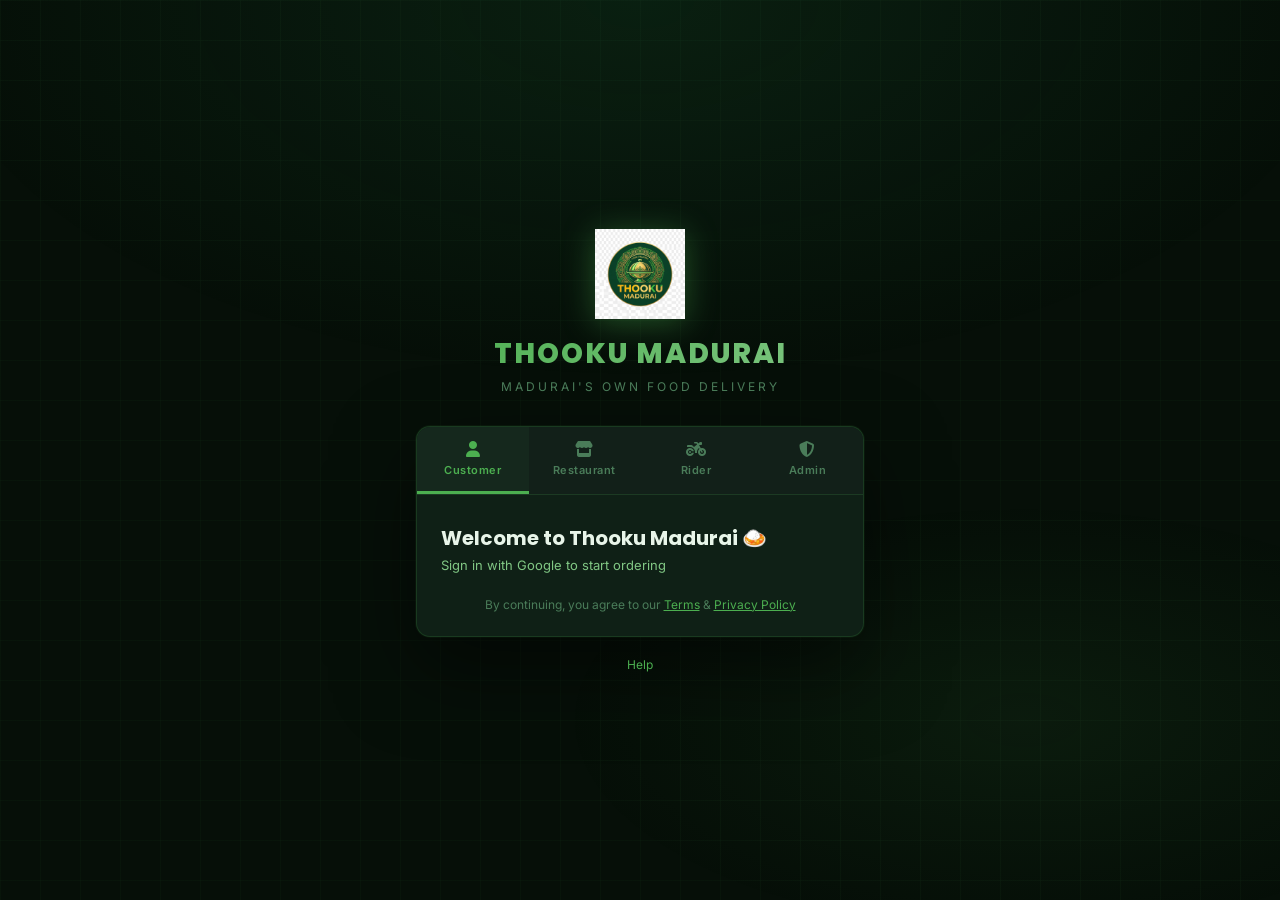
<file: frontend/admin-panel.html>
<!DOCTYPE html>
<html lang="en">
<head>
  <meta charset="UTF-8">
  <meta name="viewport" content="width=device-width, initial-scale=1.0">
  <meta name="robots" content="noindex,nofollow">
  <title>Admin Panel — Thooku Madurai</title>
  <link rel="icon" href="data:image/svg+xml,<svg xmlns='http://www.w3.org/2000/svg' viewBox='0 0 100 100'><text y='.9em' font-size='90'>🛡️</text></svg>">
  <link rel="preconnect" href="https://fonts.googleapis.com">
  <link rel="preconnect" href="https://fonts.gstatic.com" crossorigin>
  <link href="https://fonts.googleapis.com/css2?family=Inter:wght@300;400;500;600;700&family=Poppins:wght@400;600;700;800&display=swap" rel="stylesheet">
  <link rel="stylesheet" href="https://cdnjs.cloudflare.com/ajax/libs/font-awesome/6.5.0/css/all.min.css">
  <style>
    :root {
      --bg: #060f08; --card: #0f2016; --primary: #1b6b3a; --accent: #4caf50;
      --gold: #ffc107; --text-muted: #81c784; --text-dim: #4a7c59;
      --border: rgba(76,175,80,0.18); --surface-mid: #122019;
      --radius: 14px; --radius-sm: 8px;
      --sidebar-w: 240px;
    }
    *, *::before, *::after { box-sizing: border-box; margin: 0; padding: 0; }
    html { scroll-behavior: smooth; }
    body { font-family: 'Inter', sans-serif; background: var(--bg); color: #e8f5e9; min-height: 100vh; display: flex; }

    /* ── Sidebar ── */
    .sidebar {
      width: var(--sidebar-w); background: var(--card);
      border-right: 1px solid var(--border);
      height: 100vh; position: fixed; top: 0; left: 0;
      display: flex; flex-direction: column; z-index: 100; overflow-y: auto;
    }
    .sidebar-brand {
      padding: 24px 20px; border-bottom: 1px solid var(--border);
      display: flex; align-items: center; gap: 12px;
    }
    .sidebar-brand .emoji { font-size: 28px; }
    .sidebar-brand .name { font-family: 'Poppins',sans-serif; font-weight: 800; font-size: 15px; color: var(--accent); }
    .sidebar-brand .sub { font-size: 10px; color: var(--text-dim); letter-spacing: 1px; }

    .sidebar-nav { flex: 1; padding: 16px 12px; }
    .nav-item {
      display: flex; align-items: center; gap: 12px;
      padding: 12px 14px; border-radius: var(--radius-sm);
      cursor: pointer; font-size: 14px; font-weight: 500;
      color: var(--text-muted); transition: all 0.2s; margin-bottom: 2px;
    }
    .nav-item i { width: 18px; text-align: center; font-size: 15px; }
    .nav-item:hover { background: rgba(76,175,80,0.08); color: #e8f5e9; }
    .nav-item.active { background: rgba(76,175,80,0.15); color: var(--accent); }

    .sidebar-footer {
      padding: 16px; border-top: 1px solid var(--border);
    }
    .logout-btn {
      width: 100%; padding: 10px; border: 1px solid var(--border);
      background: transparent; color: var(--text-muted); border-radius: var(--radius-sm);
      cursor: pointer; font-size: 13px; font-family: 'Inter',sans-serif;
      display: flex; align-items: center; justify-content: center; gap: 8px;
      transition: all 0.2s;
    }
    .logout-btn:hover { border-color: #ef5350; color: #ef5350; background: rgba(239,83,80,0.06); }

    /* ── Main ── */
    .main { margin-left: var(--sidebar-w); flex: 1; padding: 28px; min-height: 100vh; }

    /* ── Top Bar ── */
    .topbar {
      display: flex; align-items: center; justify-content: space-between;
      margin-bottom: 28px;
    }
    .page-title { font-family: 'Poppins',sans-serif; font-size: 22px; font-weight: 700; }
    .admin-badge {
      display: flex; align-items: center; gap: 10px;
      background: var(--card); border: 1px solid var(--border);
      border-radius: 100px; padding: 8px 16px; font-size: 13px;
    }
    .admin-badge .dot { width: 8px; height: 8px; background: var(--accent); border-radius: 50%; animation: pulse 2s infinite; }

    /* ── KPI Cards ── */
    .kpi-grid { display: grid; grid-template-columns: repeat(auto-fill, minmax(200px, 1fr)); gap: 16px; margin-bottom: 28px; }
    .kpi-card {
      background: var(--card); border: 1px solid var(--border);
      border-radius: var(--radius); padding: 20px; position: relative; overflow: hidden;
      transition: transform 0.2s, box-shadow 0.2s;
    }
    .kpi-card::after {
      content: ''; position: absolute; top: 0; right: 0;
      width: 80px; height: 80px;
      background: radial-gradient(circle, rgba(76,175,80,0.1), transparent);
      border-radius: 50%; transform: translate(20px,-20px);
    }
    .kpi-card:hover { transform: translateY(-2px); box-shadow: 0 8px 32px rgba(0,0,0,0.3); }
    .kpi-icon { font-size: 28px; margin-bottom: 12px; }
    .kpi-value { font-family: 'Poppins',sans-serif; font-size: 28px; font-weight: 800; color: var(--accent); }
    .kpi-label { font-size: 12px; color: var(--text-dim); margin-top: 4px; text-transform: uppercase; letter-spacing: 0.5px; }

    /* ── Tab Panels ── */
    .tab-panel { display: none; }
    .tab-panel.active { display: block; }

    /* ── Section Header ── */
    .section-header { display: flex; align-items: center; justify-content: space-between; margin-bottom: 20px; }
    .section-title { font-family: 'Poppins',sans-serif; font-size: 18px; font-weight: 700; }

    /* ── Buttons ── */
    .btn {
      padding: 10px 18px; border: none; border-radius: var(--radius-sm);
      font-size: 13px; font-weight: 700; font-family: 'Inter',sans-serif;
      cursor: pointer; transition: all 0.2s;
      display: inline-flex; align-items: center; gap: 8px; white-space: nowrap;
    }
    .btn-accent { background: linear-gradient(135deg, var(--primary), var(--accent)); color: #fff; }
    .btn-accent:hover:not(:disabled) { filter: brightness(1.1); transform: translateY(-1px); }
    .btn-outline { background: transparent; border: 1px solid var(--border); color: var(--text-muted); }
    .btn-outline:hover { border-color: var(--accent); color: var(--accent); }
    .btn-danger { background: rgba(239,83,80,0.15); border: 1px solid rgba(239,83,80,0.3); color: #ef5350; }
    .btn-danger:hover { background: rgba(239,83,80,0.25); }
    .btn-sm { padding: 6px 12px; font-size: 12px; }
    .btn:disabled { opacity: 0.5; cursor: not-allowed; transform: none !important; }

    /* ── Table ── */
    .table-wrap { background: var(--card); border: 1px solid var(--border); border-radius: var(--radius); overflow: hidden; }
    .table-filter { padding: 16px; border-bottom: 1px solid var(--border); display: flex; gap: 10px; flex-wrap: wrap; align-items: center; }
    table { width: 100%; border-collapse: collapse; }
    thead tr { background: var(--surface-mid); }
    th { padding: 12px 16px; font-size: 11px; font-weight: 700; color: var(--text-dim); text-transform: uppercase; letter-spacing: 0.5px; text-align: left; }
    tbody tr { border-top: 1px solid var(--border); transition: background 0.15s; }
    tbody tr:hover { background: rgba(76,175,80,0.04); }
    td { padding: 12px 16px; font-size: 13px; vertical-align: middle; }
    .empty-state { padding: 60px 20px; text-align: center; color: var(--text-muted); }
    .empty-state .es-icon { font-size: 48px; margin-bottom: 12px; }
    .empty-state .es-msg { font-size: 14px; }

    /* ── Badges ── */
    .badge { padding: 3px 10px; border-radius: 100px; font-size: 11px; font-weight: 700; }
    .badge-green { background: rgba(76,175,80,0.15); color: var(--accent); }
    .badge-red   { background: rgba(239,83,80,0.15); color: #ef5350; }
    .badge-yellow { background: rgba(255,193,7,0.15); color: var(--gold); }
    .badge-blue  { background: rgba(100,181,246,0.15); color: #64b5f6; }
    .badge-gray  { background: rgba(255,255,255,0.06); color: #aaa; }

    /* ── Toggle switch ── */
    .toggle-wrap { display: inline-flex; align-items: center; gap: 8px; }
    .toggle {
      width: 44px; height: 24px; background: var(--surface-mid);
      border: 1px solid var(--border); border-radius: 100px; cursor: pointer;
      position: relative; transition: background 0.2s;
    }
    .toggle.on { background: var(--primary); border-color: var(--accent); }
    .toggle::after {
      content: ''; position: absolute; top: 2px; left: 2px;
      width: 18px; height: 18px; background: #fff;
      border-radius: 50%; transition: transform 0.2s;
    }
    .toggle.on::after { transform: translateX(20px); }

    /* ── Modal ── */
    .modal-overlay {
      display: none; position: fixed; inset: 0;
      background: rgba(0,0,0,0.6); z-index: 1000;
      align-items: center; justify-content: center; padding: 20px;
    }
    .modal-overlay.active { display: flex; }
    .modal-box {
      background: var(--card); border: 1px solid var(--border);
      border-radius: var(--radius); width: 100%; max-width: 560px;
      max-height: 90vh; overflow-y: auto;
      box-shadow: 0 40px 80px rgba(0,0,0,0.6);
      animation: slideUp 0.25s ease;
    }
    .modal-header {
      padding: 20px 24px; border-bottom: 1px solid var(--border);
      display: flex; align-items: center; justify-content: space-between; position: sticky; top: 0; background: var(--card); z-index: 2;
    }
    .modal-title { font-family: 'Poppins',sans-serif; font-size: 18px; font-weight: 700; }
    .modal-close {
      background: none; border: none; color: var(--text-muted); cursor: pointer;
      font-size: 20px; line-height: 1; transition: color 0.2s;
    }
    .modal-close:hover { color: #ef5350; }
    .modal-body { padding: 24px; }
    .modal-footer { padding: 16px 24px; border-top: 1px solid var(--border); display: flex; gap: 10px; justify-content: flex-end; }

    /* ── Form ── */
    .form-group { margin-bottom: 16px; }
    .form-label { display: block; font-size: 12px; font-weight: 600; color: var(--text-muted); margin-bottom: 6px; letter-spacing: 0.5px; text-transform: uppercase; }
    .form-control {
      width: 100%; background: #0a1a0e; border: 1px solid var(--border);
      border-radius: var(--radius-sm); color: #e8f5e9; font-size: 14px;
      font-family: 'Inter',sans-serif; padding: 10px 14px; outline: none;
      transition: border-color 0.2s;
    }
    .form-control:focus { border-color: var(--accent); }
    .form-control::placeholder { color: var(--text-dim); }
    select.form-control { cursor: pointer; }
    select.form-control option { background: #0f2016; }
    .form-row { display: grid; grid-template-columns: 1fr 1fr; gap: 12px; }
    .required::after { content: ' *'; color: #ef5350; }

    .password-wrapper { position: relative; }
    .password-wrapper .form-control { padding-right: 44px; }
    .pw-toggle {
      position: absolute; right: 12px; top: 50%; transform: translateY(-50%);
      background: none; border: none; color: var(--text-dim); cursor: pointer;
      font-size: 14px; transition: color 0.2s;
    }
    .pw-toggle:hover { color: var(--accent); }

    .gen-row { display: flex; gap: 8px; align-items: flex-end; }
    .gen-row .form-control { flex: 1; }

    /* ── Credentials card ── */
    .cred-box {
      background: var(--surface-mid); border: 1px solid var(--border);
      border-radius: var(--radius-sm); padding: 20px; text-align: center; margin-bottom: 16px;
    }
    .cred-item { margin-bottom: 10px; }
    .cred-label { font-size: 11px; color: var(--text-dim); text-transform: uppercase; letter-spacing: 0.5px; }
    .cred-value { font-size: 20px; font-weight: 800; font-family: 'Poppins',sans-serif; color: var(--accent); letter-spacing: 1px; }

    /* ── Filter select ── */
    .filter-select {
      background: var(--surface-mid); border: 1px solid var(--border);
      color: #e8f5e9; border-radius: var(--radius-sm); padding: 8px 12px;
      font-size: 13px; font-family: 'Inter',sans-serif; outline: none; cursor: pointer;
    }
    .filter-select option { background: #0f2016; }

    /* ── Settings ── */
    .settings-card { background: var(--card); border: 1px solid var(--border); border-radius: var(--radius); padding: 24px; margin-bottom: 20px; }
    .settings-card h3 { font-family: 'Poppins',sans-serif; font-size: 16px; font-weight: 700; margin-bottom: 16px; }
    .danger-zone { border-color: rgba(239,83,80,0.3); background: rgba(239,83,80,0.04); }
    .danger-zone h3 { color: #ef5350; }

    /* ── Coupon table ── */
    .coupon-grid { display: grid; gap: 12px; }
    .coupon-row {
      background: var(--surface-mid); border: 1px solid var(--border);
      border-radius: var(--radius-sm); padding: 14px 18px;
      display: flex; align-items: center; gap: 16px;
    }
    .coupon-code { font-family: 'Poppins',sans-serif; font-size: 16px; font-weight: 700; color: var(--gold); }
    .coupon-meta { flex: 1; font-size: 12px; color: var(--text-muted); }

    /* ── Toast ── */
    .toast-container { position: fixed; top: 20px; right: 20px; z-index: 9999; display: flex; flex-direction: column; gap: 8px; pointer-events: none; }
    .toast {
      background: var(--card); border: 1px solid var(--border); border-radius: 10px;
      padding: 12px 18px; display: flex; align-items: center; gap: 10px;
      font-size: 14px; font-weight: 500; min-width: 260px;
      box-shadow: 0 8px 32px rgba(0,0,0,0.4);
      animation: slideIn 0.35s cubic-bezier(0.34,1.56,0.64,1) both; pointer-events: auto;
    }
    .toast.success { border-left: 4px solid var(--accent); }
    .toast.error   { border-left: 4px solid #ef5350; }
    .toast.warning { border-left: 4px solid var(--gold); }

    /* ── Loader ── */
    .spinner { display: inline-block; width: 16px; height: 16px; border: 2px solid rgba(255,255,255,0.3); border-top-color: #fff; border-radius: 50%; animation: spin 0.7s linear infinite; }

    @keyframes spin { to { transform: rotate(360deg); } }
    @keyframes slideIn { from { transform: translateX(100%); opacity: 0; } to { transform: translateX(0); opacity: 1; } }
    @keyframes slideUp { from { transform: translateY(30px); opacity: 0; } to { transform: translateY(0); opacity: 1; } }
    @keyframes pulse { 0%,100% { opacity: 1; } 50% { opacity: 0.4; } }

    @media (max-width: 900px) {
      .sidebar { width: 60px; }
      .sidebar-brand .name, .sidebar-brand .sub, .nav-item span { display: none; }
      .main { margin-left: 60px; }
      .nav-item { justify-content: center; padding: 14px; }
      .kpi-grid { grid-template-columns: repeat(2, 1fr); }
    }
    @media (max-width: 600px) {
      .main { padding: 16px; }
      .form-row { grid-template-columns: 1fr; }
    }
  </style>
</head>
<body>

<!-- ===== SIDEBAR ===== -->
<aside class="sidebar" role="navigation" aria-label="Admin navigation">
  <div class="sidebar-brand">
    <img src="img/logo.png" alt="Thooku Madurai" style="width:36px;height:36px;object-fit:contain;border-radius:8px;flex-shrink:0;">
    <div>
      <div class="name">THOOKU</div>
      <div class="sub">ADMIN PANEL</div>
    </div>
  </div>
  <nav class="sidebar-nav">
    <div class="nav-item active" id="nav-dashboard" onclick="showTab('dashboard')" title="Dashboard">
      <i class="fas fa-chart-line"></i> <span>Dashboard</span>
    </div>
    <div class="nav-item" id="nav-restaurants" onclick="showTab('restaurants')" title="Restaurants">
      <i class="fas fa-store"></i> <span>Restaurants</span>
    </div>
    <div class="nav-item" id="nav-riders" onclick="showTab('riders')" title="Riders">
      <i class="fas fa-motorcycle"></i> <span>Riders</span>
    </div>
    <div class="nav-item" id="nav-customers" onclick="showTab('customers')" title="Customers">
      <i class="fas fa-users"></i> <span>Customers</span>
    </div>
    <div class="nav-item" id="nav-orders" onclick="showTab('orders')" title="Orders">
      <i class="fas fa-receipt"></i> <span>Orders</span>
    </div>
    <div class="nav-item" id="nav-coupons" onclick="showTab('coupons')" title="Coupons">
      <i class="fas fa-tag"></i> <span>Coupons</span>
    </div>
    <div class="nav-item" id="nav-settings" onclick="showTab('settings')" title="Settings">
      <i class="fas fa-gear"></i> <span>Settings</span>
    </div>
  </nav>
  <div class="sidebar-footer">
    <button class="logout-btn" onclick="logout()">
      <i class="fas fa-sign-out-alt"></i> <span>Logout</span>
    </button>
  </div>
</aside>

<!-- ===== MAIN ===== -->
<main class="main">
  <div class="topbar">
    <div class="page-title" id="pageTitle">Dashboard</div>
    <div class="admin-badge">
      <div class="dot"></div>
      <span id="adminName">Admin</span>
    </div>
  </div>

  <!-- ── DASHBOARD ── -->
  <div class="tab-panel active" id="tab-dashboard">
    <div class="kpi-grid" id="kpiGrid">
      <div class="kpi-card"><div class="kpi-icon">🏪</div><div class="kpi-value" id="kpi-restaurants">—</div><div class="kpi-label">Restaurants</div></div>
      <div class="kpi-card"><div class="kpi-icon">🏍️</div><div class="kpi-value" id="kpi-riders">—</div><div class="kpi-label">Riders</div></div>
      <div class="kpi-card"><div class="kpi-icon">👥</div><div class="kpi-value" id="kpi-customers">—</div><div class="kpi-label">Customers</div></div>
      <div class="kpi-card"><div class="kpi-icon">📦</div><div class="kpi-value" id="kpi-orders-today">—</div><div class="kpi-label">Today's Orders</div></div>
      <div class="kpi-card"><div class="kpi-icon">💰</div><div class="kpi-value" id="kpi-revenue">—</div><div class="kpi-label">Today's Revenue</div></div>
      <div class="kpi-card"><div class="kpi-icon">📱</div><div class="kpi-value" id="kpi-earnings">—</div><div class="kpi-label">Platform Earnings</div></div>
    </div>
    <div style="text-align:center;padding:40px;color:var(--text-muted)">
      <p style="font-size:14px">Welcome to Thooku Madurai Admin Panel 🎉</p>
      <p style="font-size:13px;color:var(--text-dim);margin-top:6px">Use the sidebar to manage your platform.</p>
    </div>
  </div>

  <!-- ── RESTAURANTS ── -->
  <div class="tab-panel" id="tab-restaurants">
    <div class="section-header">
      <div class="section-title">Restaurants</div>
      <button class="btn btn-accent" id="addRestBtn" onclick="openAddRestaurantModal()">
        <i class="fas fa-plus"></i> Add Restaurant
      </button>
    </div>
    <div class="table-wrap">
      <table>
        <thead>
          <tr>
            <th>Name</th><th>Username</th><th>Area</th><th>Cuisine</th>
            <th>Status</th><th>Actions</th>
          </tr>
        </thead>
        <tbody id="restaurantsTbody">
          <tr><td colspan="6"><div class="empty-state"><div class="spinner"></div><div class="es-msg" style="margin-top:12px">Loading...</div></div></td></tr>
        </tbody>
      </table>
    </div>
  </div>

  <!-- ── RIDERS ── -->
  <div class="tab-panel" id="tab-riders">
    <div class="section-header">
      <div class="section-title">Riders</div>
      <button class="btn btn-accent" onclick="openAddRiderModal()">
        <i class="fas fa-plus"></i> Add Rider
      </button>
    </div>
    <div class="table-wrap">
      <table>
        <thead>
          <tr><th>Name</th><th>Username</th><th>Phone</th><th>Vehicle</th><th>Status</th><th>Actions</th></tr>
        </thead>
        <tbody id="ridersTbody">
          <tr><td colspan="6"><div class="empty-state"><div class="spinner"></div><div class="es-msg" style="margin-top:12px">Loading...</div></div></td></tr>
        </tbody>
      </table>
    </div>
  </div>

  <!-- ── CUSTOMERS ── -->
  <div class="tab-panel" id="tab-customers">
    <div class="section-header"><div class="section-title">Customers</div></div>
    <div class="table-wrap">
      <table>
        <thead>
          <tr><th>Phone</th><th>Name</th><th>Orders</th><th>Joined</th><th>Actions</th></tr>
        </thead>
        <tbody id="customersTbody">
          <tr><td colspan="5"><div class="empty-state"><div class="spinner"></div><div class="es-msg" style="margin-top:12px">Loading...</div></div></td></tr>
        </tbody>
      </table>
    </div>
  </div>

  <!-- ── ORDERS ── -->
  <div class="tab-panel" id="tab-orders">
    <div class="section-header">
      <div class="section-title">Orders</div>
      <select class="filter-select" id="orderStatusFilter" onchange="filterOrders()">
        <option value="all">All</option>
        <option value="pending">Pending</option>
        <option value="confirmed">Confirmed</option>
        <option value="preparing">Preparing</option>
        <option value="out_for_delivery">Out for Delivery</option>
        <option value="delivered">Delivered</option>
        <option value="cancelled">Cancelled</option>
      </select>
    </div>
    <div class="table-wrap">
      <table>
        <thead>
          <tr><th>Order ID</th><th>Customer</th><th>Restaurant</th><th>Rider</th><th>Amount</th><th>Status</th><th>Time</th><th>Actions</th></tr>
        </thead>
        <tbody id="ordersTbody">
          <tr><td colspan="8"><div class="empty-state"><div class="spinner"></div><div class="es-msg" style="margin-top:12px">Loading...</div></div></td></tr>
        </tbody>
      </table>
    </div>
  </div>

  <!-- ── COUPONS ── -->
  <div class="tab-panel" id="tab-coupons">
    <div class="section-header">
      <div class="section-title">Coupons</div>
      <button class="btn btn-accent" onclick="openAddCouponModal()">
        <i class="fas fa-plus"></i> Create Coupon
      </button>
    </div>
    <div class="coupon-grid" id="couponGrid">
      <div style="text-align:center;padding:40px;color:var(--text-muted)">
        <div class="spinner" style="margin:0 auto 12px"></div>
        <div style="font-size:14px">Loading coupons...</div>
      </div>
    </div>
  </div>

  <!-- ── SETTINGS ── -->
  <div class="tab-panel" id="tab-settings">
    <div class="settings-card">
      <h3><i class="fas fa-sliders" style="color:var(--accent)"></i> Platform Settings</h3>
      <div class="form-group">
        <label class="form-label">Platform Fee (₹)</label>
        <input type="number" class="form-control" id="settingPlatformFee" value="20">
      </div>
      <div class="form-group">
        <label class="form-label">Support Phone Number</label>
        <input type="text" class="form-control" id="settingPhone" placeholder="+91-XXXXXXXXXX">
      </div>
      <button class="btn btn-accent" id="saveSettingsBtn" onclick="saveSettings()">
        <i class="fas fa-save"></i> Save Settings
      </button>
      <div style="margin-top:16px;padding:12px;background:var(--surface-alt);border-radius:var(--radius);font-size:13px">
        <strong style="color:var(--accent)">Delivery Fee Slabs</strong>
        <table style="width:100%;margin-top:8px;border-collapse:collapse">
          <tr><td style="padding:3px 6px">0 – 2 km</td><td style="padding:3px 6px;text-align:right;font-weight:600">₹30</td></tr>
          <tr><td style="padding:3px 6px">2 – 4 km</td><td style="padding:3px 6px;text-align:right;font-weight:600">₹40</td></tr>
          <tr><td style="padding:3px 6px">4 – 6 km</td><td style="padding:3px 6px;text-align:right;font-weight:600">₹50</td></tr>
          <tr><td style="padding:3px 6px">6 – 8 km</td><td style="padding:3px 6px;text-align:right;font-weight:600">₹60</td></tr>
          <tr><td style="padding:3px 6px">8+ km</td><td style="padding:3px 6px;text-align:right;font-weight:600">₹70</td></tr>
        </table>
        <div style="font-size:11px;color:var(--text-dim);margin-top:6px">Rider gets 100% of delivery fee · Platform keeps ₹20 flat</div>
      </div>
    </div>

    <div class="settings-card danger-zone">
      <h3><i class="fas fa-triangle-exclamation"></i> Danger Zone</h3>
      <p style="font-size:13px;color:var(--text-muted);margin-bottom:16px">
        These actions are irreversible. Please proceed with extreme caution.
      </p>
      <button class="btn btn-danger" onclick="confirmResetDB()">
        <i class="fas fa-database"></i> Reset Database
      </button>
    </div>
  </div>

</main>

<!-- ===== TOAST ===== -->
<div class="toast-container" id="toastContainer"></div>

<!-- ===== ADD / EDIT RESTAURANT MODAL ===== -->
<div class="modal-overlay" id="addRestaurantModal">
  <div class="modal-box">
    <div class="modal-header">
      <div class="modal-title" id="restModalTitle">Add Restaurant</div>
      <button class="modal-close" onclick="closeRestaurantModal()">✕</button>
    </div>
    <div class="modal-body">
      <input type="hidden" id="rest-edit-id">
      <div class="form-row">
        <div class="form-group">
          <label class="form-label required">Restaurant Name</label>
          <input type="text" class="form-control" id="rest-name" placeholder="e.g. Royal Biriyani"
            oninput="if(!document.getElementById('rest-edit-id').value) autoUsername('rest-name','rest-username')">
        </div>
        <div class="form-group">
          <label class="form-label required">Owner Name</label>
          <input type="text" class="form-control" id="rest-owner" placeholder="Owner full name">
        </div>
      </div>
      <div class="form-row">
        <div class="form-group">
          <label class="form-label required">Owner Phone</label>
          <input type="tel" class="form-control" id="rest-phone" placeholder="9876543210" maxlength="10">
        </div>
        <div class="form-group">
          <label class="form-label required">Cuisine Type</label>
          <input type="text" class="form-control" id="rest-cuisine" placeholder="e.g. Biryani, South Indian">
        </div>
      </div>
      <div class="form-row">
        <div class="form-group">
          <label class="form-label required" style="display:flex;align-items:center;justify-content:space-between">
            <span>Area</span>
            <button type="button" onclick="adminAutoDetectLocation()" id="adminDetectBtn"
              style="background:rgba(76,175,80,.1);border:1px solid rgba(76,175,80,.3);color:var(--accent);padding:3px 10px;border-radius:6px;font-size:11px;font-weight:700;cursor:pointer">
              📍 Auto-Detect
            </button>
          </label>
          <input type="text" class="form-control" id="rest-area" placeholder="Auto-detect or type area">
          <div id="adminLocStatus" style="font-size:11px;color:var(--text-muted);margin-top:4px"></div>
          <div style="display:flex;gap:8px;margin-top:6px">
            <input type="text" class="form-control" id="rest-lat" placeholder="Latitude" readonly style="font-size:11px;background:rgba(255,255,255,.03);color:var(--muted)">
            <input type="text" class="form-control" id="rest-lng" placeholder="Longitude" readonly style="font-size:11px;background:rgba(255,255,255,.03);color:var(--muted)">
          </div>
        </div>
        <div class="form-group">
          <label class="form-label">FSSAI Number</label>
          <input type="text" class="form-control" id="rest-fssai" placeholder="FSSAI License No.">
        </div>
      </div>
      <div class="form-group">
        <label class="form-label required">Full Address</label>
        <input type="text" class="form-control" id="rest-address" placeholder="Auto-filled or type: Shop No, Street, Landmark">
      </div>

      <div class="form-group">
        <label class="form-label">UPI ID</label>
        <input type="text" class="form-control" id="rest-upi" placeholder="owner@upi">
      </div>
      <!-- ADD MODE: username + password required -->
      <div class="form-row" id="rest-cred-row">
        <div class="form-group">
          <label class="form-label required">Username</label>
          <input type="text" class="form-control" id="rest-username" placeholder="auto-generated">
        </div>
        <div class="form-group">
          <label class="form-label required">Password</label>
          <div class="gen-row">
            <div class="password-wrapper" style="flex:1">
              <input type="text" class="form-control" id="rest-password" placeholder="auto-generated">
              <button class="pw-toggle" onclick="togglePW('rest-password',this)"><i class="fas fa-eye"></i></button>
            </div>
            <button class="btn btn-outline btn-sm" onclick="document.getElementById('rest-password').value=generatePassword()">
              <i class="fas fa-rotate"></i>
            </button>
          </div>
        </div>
      </div>
      <!-- EDIT MODE: new password optional -->
      <div class="form-group" id="rest-newpw-row" style="display:none">
        <label class="form-label">New Password <span style="color:var(--text-dim);font-weight:400;font-size:11px">(leave blank to keep current)</span></label>
        <div class="gen-row">
          <div class="password-wrapper" style="flex:1">
            <input type="text" class="form-control" id="rest-new-password" placeholder="Leave blank to keep existing">
            <button class="pw-toggle" onclick="togglePW('rest-new-password',this)"><i class="fas fa-eye"></i></button>
          </div>
          <button class="btn btn-outline btn-sm" onclick="document.getElementById('rest-new-password').value=generatePassword()">
            <i class="fas fa-rotate"></i>
          </button>
        </div>
      </div>
    </div>
    <div class="modal-footer">
      <button class="btn btn-outline" onclick="closeRestaurantModal()">Cancel</button>
      <button class="btn btn-accent" id="createRestBtn" onclick="saveRestaurant()">
        <i class="fas fa-plus"></i> Create Restaurant
      </button>
    </div>
  </div>
</div>

<!-- ===== ADD RIDER MODAL ===== -->
<div class="modal-overlay" id="addRiderModal">
  <div class="modal-box">
    <div class="modal-header">
      <div class="modal-title">Add Rider</div>
      <button class="modal-close" onclick="closeModal('addRiderModal')">✕</button>
    </div>
    <div class="modal-body">
      <div class="form-row">
        <div class="form-group">
          <label class="form-label required">Full Name</label>
          <input type="text" class="form-control" id="rider-name" placeholder="Rider full name"
            oninput="autoUsername('rider-name','rider-username')">
        </div>
        <div class="form-group">
          <label class="form-label required">Phone Number</label>
          <input type="tel" class="form-control" id="rider-phone" placeholder="9876543210" maxlength="10">
        </div>
      </div>
      <div class="form-row">
        <div class="form-group">
          <label class="form-label required">Vehicle Type</label>
          <select class="form-control" id="rider-vehicle">
            <option value="bike">Bike</option>
            <option value="scooter">Scooter</option>
            <option value="bicycle">Bicycle</option>
          </select>
        </div>
        <div class="form-group">
          <label class="form-label required">Vehicle Number</label>
          <input type="text" class="form-control" id="rider-vehicle-no" placeholder="TN58 AB 1234">
        </div>
      </div>
      <div class="form-row">
        <div class="form-group">
          <label class="form-label required">Username</label>
          <input type="text" class="form-control" id="rider-username" placeholder="auto-generated">
        </div>
        <div class="form-group">
          <label class="form-label required">Password</label>
          <div class="gen-row">
            <div class="password-wrapper" style="flex:1">
              <input type="text" class="form-control" id="rider-password" placeholder="auto-generated">
            </div>
            <button class="btn btn-outline btn-sm" onclick="document.getElementById('rider-password').value=generatePassword()">
              <i class="fas fa-rotate"></i>
            </button>
          </div>
        </div>
      </div>
    </div>
    <div class="modal-footer">
      <button class="btn btn-outline" onclick="closeModal('addRiderModal')">Cancel</button>
      <button class="btn btn-accent" id="createRiderBtn" onclick="createRider()">
        <i class="fas fa-plus"></i> Create Rider
      </button>
    </div>
  </div>
</div>

<!-- ===== EDIT RIDER MODAL ===== -->
<div class="modal-overlay" id="editRiderModal">
  <div class="modal-box">
    <div class="modal-header">
      <div class="modal-title">Edit Rider</div>
      <button class="modal-close" onclick="closeModal('editRiderModal')">✕</button>
    </div>
    <div class="modal-body">
      <div class="form-group">
        <label class="form-label required">Full Name</label>
        <input type="text" class="form-control" id="edit-rider-name" placeholder="Rider full name">
      </div>
      <div class="form-row">
        <div class="form-group">
          <label class="form-label required">Phone Number</label>
          <input type="tel" class="form-control" id="edit-rider-phone" placeholder="9876543210" maxlength="10">
        </div>
        <div class="form-group">
          <label class="form-label">Vehicle Number</label>
          <input type="text" class="form-control" id="edit-rider-vehicle-no" placeholder="TN58 AB 1234">
        </div>
      </div>
      <div class="form-group">
        <label class="form-label">Username</label>
        <input type="text" class="form-control" id="edit-rider-username" placeholder="New username (leave blank to keep)">
      </div>
      <div class="form-group">
        <label class="form-label">New Password <span style="color:var(--text-dim);font-weight:400;font-size:11px">(leave blank to keep current)</span></label>
        <div class="gen-row">
          <div class="password-wrapper" style="flex:1">
            <input type="text" class="form-control" id="edit-rider-password" placeholder="Leave blank to keep existing">
            <button class="pw-toggle" onclick="togglePW('edit-rider-password',this)"><i class="fas fa-eye"></i></button>
          </div>
          <button class="btn btn-outline btn-sm" onclick="document.getElementById('edit-rider-password').value=generatePassword()">
            <i class="fas fa-rotate"></i>
          </button>
        </div>
      </div>
      <input type="hidden" id="edit-rider-id">
    </div>
    <div class="modal-footer">
      <button class="btn btn-outline" onclick="closeModal('editRiderModal')">Cancel</button>
      <button class="btn btn-accent" id="editRiderBtn" onclick="saveEditRider()">
        <i class="fas fa-save"></i> Save Changes
      </button>
    </div>
  </div>
</div>

<!-- ===== CREDENTIALS MODAL ===== -->
<div class="modal-overlay" id="credentialsModal">
  <div class="modal-box" style="max-width:420px">
    <div class="modal-header">
      <div class="modal-title">✅ Created Successfully!</div>
      <button class="modal-close" onclick="closeModal('credentialsModal')">✕</button>
    </div>
    <div class="modal-body">
      <div class="cred-box">
        <div style="font-size:36px;margin-bottom:16px">🎉</div>
        <div class="cred-item">
          <div class="cred-label">Username</div>
          <div class="cred-value" id="credUsername">—</div>
        </div>
        <div class="cred-item" style="margin-top:12px">
          <div class="cred-label">Password</div>
          <div class="cred-value" id="credPassword">—</div>
        </div>
      </div>
      <p style="font-size:13px;color:var(--text-muted);text-align:center;margin-bottom:16px">
        Share these credentials with the owner. Store them safely.
      </p>
      <button class="btn btn-accent" style="width:100%" onclick="copyCredentials()">
        <i class="fas fa-copy"></i> Copy Credentials
      </button>
    </div>
  </div>
</div>

<!-- ===== ADD COUPON MODAL ===== -->
<div class="modal-overlay" id="addCouponModal">
  <div class="modal-box" style="max-width:440px">
    <div class="modal-header">
      <div class="modal-title">Create Coupon</div>
      <button class="modal-close" onclick="closeModal('addCouponModal')">✕</button>
    </div>
    <div class="modal-body">
      <div class="form-group">
        <label class="form-label required">Coupon Code</label>
        <input type="text" class="form-control" id="coup-code" placeholder="e.g. FIRST50"
          oninput="this.value=this.value.toUpperCase()">
      </div>
      <div class="form-row">
        <div class="form-group">
          <label class="form-label required">Discount Type</label>
          <select class="form-control" id="coup-type">
            <option value="flat">Flat (₹)</option>
            <option value="percent">Percentage (%)</option>
          </select>
        </div>
        <div class="form-group">
          <label class="form-label required">Value</label>
          <input type="number" class="form-control" id="coup-value" placeholder="50">
        </div>
      </div>
      <div class="form-row">
        <div class="form-group">
          <label class="form-label">Min Order (₹)</label>
          <input type="number" class="form-control" id="coup-min" placeholder="100">
        </div>
        <div class="form-group">
          <label class="form-label">Max Uses</label>
          <input type="number" class="form-control" id="coup-max" placeholder="100">
        </div>
      </div>
      <div class="form-group">
        <label class="form-label">Expiry Date</label>
        <input type="date" class="form-control" id="coup-expiry">
      </div>
    </div>
    <div class="modal-footer">
      <button class="btn btn-outline" onclick="closeModal('addCouponModal')">Cancel</button>
      <button class="btn btn-accent" id="createCouponBtn" onclick="createCoupon()">
        <i class="fas fa-plus"></i> Create Coupon
      </button>
    </div>
  </div>
</div>

<!-- ===== ASSIGN RIDER MODAL ===== -->
<div class="modal-overlay" id="assignRiderModal">
  <div class="modal-box" style="max-width:380px">
    <div class="modal-header">
      <div class="modal-title">Assign Rider</div>
      <button class="modal-close" onclick="closeModal('assignRiderModal')">✕</button>
    </div>
    <div class="modal-body">
      <p style="font-size:13px;color:var(--text-muted);margin-bottom:14px">
        Order: <strong id="assignOrderId" style="color:var(--accent)">—</strong>
      </p>
      <div class="form-group">
        <label class="form-label">Select Rider</label>
        <select class="form-control" id="assignRiderSelect"></select>
      </div>
    </div>
    <div class="modal-footer">
      <button class="btn btn-outline" onclick="closeModal('assignRiderModal')">Cancel</button>
      <button class="btn btn-accent" id="doAssignBtn" onclick="doAssignRider()">
        <i class="fas fa-check"></i> Assign
      </button>
    </div>
  </div>
</div>

<script>
// ═══════════════════════════════════════
// AUTH
// ═══════════════════════════════════════
const API_BASE = 'https://thookumadurai.onrender.com/api/v1';
const auth = JSON.parse(localStorage.getItem('tm_auth') || '{}');
if (!auth.token || auth.role !== 'superadmin') {
  window.location.href = 'login.html';
}
const token = auth.token;
const headers = { 'Authorization': `Bearer ${token}`, 'Content-Type': 'application/json' };

document.getElementById('adminName').textContent = auth.name || 'Admin';

// ═══════════════════════════════════════
// STATE
// ═══════════════════════════════════════
let allOrders = [];
let allRiders = [];
let couponsData = [];
let currentAssignOrderId = null;

// ═══════════════════════════════════════
// TAB NAVIGATION
// ═══════════════════════════════════════
const tabTitles = {
  dashboard: 'Dashboard', restaurants: 'Restaurants', riders: 'Riders',
  customers: 'Customers', orders: 'Orders', coupons: 'Coupons', settings: 'Settings'
};
const tabLoaders = {
  dashboard: loadDashboard,
  restaurants: loadRestaurants,
  riders: loadRiders,
  customers: loadCustomers,
  orders: loadOrders,
  coupons: loadCoupons,
  settings: loadSettings
};

function showTab(name) {
  document.querySelectorAll('.nav-item').forEach(n => n.classList.remove('active'));
  document.querySelectorAll('.tab-panel').forEach(p => p.classList.remove('active'));
  document.getElementById('nav-' + name).classList.add('active');
  document.getElementById('tab-' + name).classList.add('active');
  document.getElementById('pageTitle').textContent = tabTitles[name] || name;
  if (tabLoaders[name]) tabLoaders[name]();
}

// ═══════════════════════════════════════
// API HELPERS
// ═══════════════════════════════════════
async function apiFetch(path, opts = {}) {
  const res = await fetch(API_BASE + path, { headers, ...opts });
  const data = await res.json();
  if (!res.ok) throw new Error(data.message || 'API Error');
  return data;
}

// ═══════════════════════════════════════
// DASHBOARD
// ═══════════════════════════════════════
async function loadDashboard() {
  try {
    const data = await apiFetch('/admin/dashboard');
    const d = data.data || {};
    const set = (id, val) => document.getElementById(id).textContent = val ?? '—';
    set('kpi-restaurants', d.total_restaurants ?? d.restaurants);
    set('kpi-riders', d.total_riders ?? d.riders);
    set('kpi-customers', d.total_customers ?? d.customers);
    set('kpi-orders-today', d.todays_orders ?? d.orders_today);
    set('kpi-revenue', d.todays_revenue ? '₹' + d.todays_revenue : '—');
    set('kpi-earnings', d.platform_earnings ? '₹' + d.platform_earnings : '—');
  } catch (e) {
    showToast('Dashboard: ' + e.message, 'error');
  }
}

// ═══════════════════════════════════════
// RESTAURANTS
// ═══════════════════════════════════════
async function loadRestaurants() {
  const tbody = document.getElementById('restaurantsTbody');
  tbody.innerHTML = '<tr><td colspan="6"><div class="empty-state"><div class="spinner" style="margin:0 auto"></div></div></td></tr>';
  try {
    const data = await apiFetch('/admin/restaurants');
    const list = data.data?.restaurants || data.data || [];
    if (!list.length) {
      tbody.innerHTML = '<tr><td colspan="6"><div class="empty-state"><div class="es-icon">🏪</div><div class="es-msg">No restaurants yet. Add one!</div></div></td></tr>';
      return;
    }
    tbody.innerHTML = list.map(r => `
      <tr>
        <td><strong>${escHtml(r.name)}</strong></td>
        <td><span style="font-family:monospace;color:var(--text-muted)">${escHtml(r.username || '—')}</span></td>
        <td>${escHtml(r.area || '—')}</td>
        <td>${escHtml(r.cuisine || '—')}</td>
        <td>
          <div class="toggle-wrap">
            <div class="toggle ${r.is_open ? 'on' : ''}" id="rtoggle-${r._id}" onclick="toggleRestaurantStatus('${r._id}', ${r.is_open})"></div>
            <span style="font-size:12px;color:var(--text-muted)">${r.is_open ? 'Open' : 'Closed'}</span>
          </div>
        </td>
        <td style="display:flex;gap:6px">
          <button class="btn btn-outline btn-sm" onclick="editRestaurant('${r._id}')"><i class="fas fa-pen"></i></button>
          <button class="btn btn-danger btn-sm" onclick="deleteRestaurant('${r._id}', '${escHtml(r.name)}')"><i class="fas fa-trash"></i></button>
        </td>
      </tr>
    `).join('');
  } catch (e) {
    tbody.innerHTML = `<tr><td colspan="6"><div class="empty-state"><div class="es-icon">⚠️</div><div class="es-msg">${e.message}</div></div></td></tr>`;
  }
}

// ── Restaurant modal helpers ──
function closeRestaurantModal() { closeModal('addRestaurantModal'); }

// ── Admin Auto-Detect Location (Geolocation + Nominatim) ──
function adminAutoDetectLocation() {
  var btn = document.getElementById('adminDetectBtn');
  var status = document.getElementById('adminLocStatus');
  if (!navigator.geolocation) { showToast('Geolocation not supported','error'); return; }
  if (btn) { btn.textContent = '⏳ Detecting...'; btn.disabled = true; }
  if (status) status.textContent = 'Requesting GPS...';
  navigator.geolocation.getCurrentPosition(
    function(pos) {
      var lat = pos.coords.latitude, lng = pos.coords.longitude;
      document.getElementById('rest-lat').value = lat;
      document.getElementById('rest-lng').value = lng;
      if (status) status.textContent = 'GPS: ' + lat.toFixed(5) + ', ' + lng.toFixed(5) + ' — fetching address...';
      // Try backend geocode first
      fetch('https://thookumadurai.onrender.com/api/v1/tracking/geocode',
        {method:'POST', headers:{'Content-Type':'application/json','Authorization':'Bearer '+token},
         body:JSON.stringify({lat:lat,lng:lng})})
        .then(function(r){return r.json();})
        .then(function(d){
          if (d.success && d.data) {
            var a = d.data;
            document.getElementById('rest-area').value = a.area || '';
            var full = [a.house, a.street, a.area].filter(Boolean).join(', ');
            document.getElementById('rest-address').value = full || a.full_address || '';
            if (status) { status.textContent = '✅ ' + a.area + ', ' + a.city; status.style.color='var(--accent)'; }
            showToast('Location detected: ' + a.area,'success');
          }
        })
        .catch(function(){
          // Fallback: direct Nominatim
          fetch('https://nominatim.openstreetmap.org/reverse?lat='+lat+'&lon='+lng+'&format=json',
            {headers:{'User-Agent':'ThookuMadurai/1.0'}})
            .then(function(r){return r.json();})
            .then(function(nom){
              var addr = nom.address || {};
              var area = addr.suburb || addr.neighbourhood || addr.village || addr.county || 'Madurai';
              var city = addr.city || addr.town || 'Madurai';
              var street = addr.road || addr.pedestrian || '';
              document.getElementById('rest-area').value = area;
              document.getElementById('rest-address').value = [addr.house_number, street, area].filter(Boolean).join(', ');
              if (status) { status.textContent = '✅ ' + area + ', ' + city; status.style.color='var(--accent)'; }
            }).catch(function(){
              if (status) { status.textContent = '⚠️ Address lookup failed'; status.style.color='var(--gold)'; }
            });
        })
        .finally(function(){ if (btn) { btn.textContent = '📍 Auto-Detect'; btn.disabled = false; } });
    },
    function(err) {
      if (btn) { btn.textContent = '📍 Auto-Detect'; btn.disabled = false; }
      var msg = err.code === 1 ? 'Permission denied — allow location in browser' : 'GPS error: ' + err.message;
      if (status) { status.textContent = '❌ ' + msg; status.style.color='#ef5350'; }
      showToast(msg, 'error');
    },
    {enableHighAccuracy:true, timeout:10000, maximumAge:0}
  );
}

function openAddRestaurantModal() {
  // Reset to ADD mode
  document.getElementById('rest-edit-id').value = '';
  document.getElementById('restModalTitle').textContent = 'Add Restaurant';
  document.getElementById('rest-cred-row').style.display = '';
  document.getElementById('rest-newpw-row').style.display = 'none';
  const btn = document.getElementById('createRestBtn');
  btn.innerHTML = '<i class="fas fa-plus"></i> Create Restaurant';
  // Clear all fields
  ['rest-name','rest-owner','rest-phone','rest-cuisine','rest-address','rest-area','rest-fssai','rest-upi','rest-username'].forEach(id => document.getElementById(id).value = '');
  var ls = document.getElementById('adminLocStatus'); if (ls) { ls.textContent=''; }
  document.getElementById('rest-password').value = generatePassword();
  openModal('addRestaurantModal');
}

async function editRestaurant(id) {
  try {
    // Fetch latest restaurant data
    const data = await apiFetch(`/admin/restaurants`);
    const list = data.data?.restaurants || data.data || [];
    const r = list.find(x => x._id === id);
    if (!r) { showToast('Restaurant not found', 'error'); return; }

    // Switch to EDIT mode
    document.getElementById('rest-edit-id').value = id;
    document.getElementById('restModalTitle').textContent = 'Edit Restaurant';
    document.getElementById('rest-cred-row').style.display = 'none';
    document.getElementById('rest-newpw-row').style.display = '';
    document.getElementById('rest-new-password').value = '';
    const btn = document.getElementById('createRestBtn');
    btn.innerHTML = '<i class="fas fa-save"></i> Save Changes';

    // Pre-fill fields
    document.getElementById('rest-name').value    = r.name || '';
    document.getElementById('rest-owner').value   = r.owner_name || '';
    document.getElementById('rest-phone').value   = r.owner_phone || '';
    document.getElementById('rest-cuisine').value = r.cuisine || '';
    document.getElementById('rest-address').value = r.address || '';
    document.getElementById('rest-area').value    = r.area || '';
    document.getElementById('rest-lat').value     = r.lat || '';
    document.getElementById('rest-lng').value     = r.lng || '';
    document.getElementById('rest-fssai').value   = r.fssai || r.fssai_no || '';
    document.getElementById('rest-upi').value     = r.upi_id || '';
    var ls = document.getElementById('adminLocStatus');
    if (ls && r.lat) { ls.textContent = '✅ Saved: ' + (r.area||'') + ' (' + (+r.lat).toFixed(4) + ', ' + (+r.lng).toFixed(4) + ')'; ls.style.color='var(--accent)'; }

    openModal('addRestaurantModal');
  } catch (e) {
    showToast('Failed to load restaurant: ' + e.message, 'error');
  }
}

async function saveRestaurant() {
  const editId   = document.getElementById('rest-edit-id').value.trim();
  const name     = document.getElementById('rest-name').value.trim();
  const owner    = document.getElementById('rest-owner').value.trim();
  const phone    = document.getElementById('rest-phone').value.trim();
  const cuisine  = document.getElementById('rest-cuisine').value.trim();
  const area     = document.getElementById('rest-area').value;
  const address  = document.getElementById('rest-address').value.trim();
  const fssai    = document.getElementById('rest-fssai').value.trim();
  const upi      = document.getElementById('rest-upi').value.trim();

  if (!name || !owner || !phone || !cuisine || !area || !address) {
    showToast('Fill all required fields', 'error'); return;
  }

  const btn = document.getElementById('createRestBtn');
  setLoading(btn, true);

  const lat = parseFloat(document.getElementById('rest-lat').value) || null;
  const lng = parseFloat(document.getElementById('rest-lng').value) || null;
  try {
    if (editId) {
      // ── EDIT ──
      const body = { name, owner_name: owner, owner_phone: phone, cuisine, area, address, fssai_no: fssai, upi_id: upi, lat, lng };
      const newPw = document.getElementById('rest-new-password').value.trim();
      if (newPw) body.password = newPw;
      await apiFetch(`/admin/restaurants/${editId}`, { method: 'PUT', body: JSON.stringify(body) });
      closeRestaurantModal();
      loadRestaurants();
      showToast('Restaurant updated successfully!', 'success');
    } else {
      // ── CREATE ──
      const username = document.getElementById('rest-username').value.trim();
      const password = document.getElementById('rest-password').value.trim();
      if (!username || !password) { showToast('Username and password are required', 'error'); setLoading(btn, false, '<i class="fas fa-plus"></i> Create Restaurant'); return; }
      await apiFetch('/admin/restaurants', {
        method: 'POST',
        body: JSON.stringify({ name, owner_name: owner, owner_phone: phone, cuisine, area, address, fssai_no: fssai, upi_id: upi, username, password, lat, lng })
      });
      closeRestaurantModal();
      showCredentials(username, password);
      loadRestaurants();
      showToast('Restaurant created!', 'success');
    }
  } catch (e) {
    showToast(e.message, 'error');
  } finally {
    setLoading(btn, false, editId ? '<i class="fas fa-save"></i> Save Changes' : '<i class="fas fa-plus"></i> Create Restaurant');
  }
}

async function toggleRestaurantStatus(id, currentState) {
  try {
    await apiFetch(`/admin/restaurants/${id}`, {
      method: 'PATCH',
      body: JSON.stringify({ is_open: !currentState })
    });
    loadRestaurants();
    showToast('Status updated', 'success');
  } catch (e) { showToast(e.message, 'error'); }
}

async function deleteRestaurant(id, name) {
  if (!confirm(`Delete "${name}"? This cannot be undone.`)) return;
  try {
    await apiFetch(`/admin/restaurants/${id}`, { method: 'DELETE' });
    showToast('Restaurant deleted', 'success');
    loadRestaurants();
  } catch (e) { showToast(e.message, 'error'); }
}

// ═══════════════════════════════════════
// RIDERS
// ═══════════════════════════════════════
async function loadRiders() {
  const tbody = document.getElementById('ridersTbody');
  tbody.innerHTML = '<tr><td colspan="6"><div class="empty-state"><div class="spinner" style="margin:0 auto"></div></div></td></tr>';
  try {
    const data = await apiFetch('/admin/riders');
    allRiders = data.data?.riders || data.data || [];
    if (!allRiders.length) {
      tbody.innerHTML = '<tr><td colspan="6"><div class="empty-state"><div class="es-icon">🏍️</div><div class="es-msg">No riders yet. Add one!</div></div></td></tr>';
      return;
    }
    tbody.innerHTML = allRiders.map(r => `
      <tr>
        <td><strong>${escHtml(r.name)}</strong></td>
        <td><span style="font-family:monospace;color:var(--text-muted)">${escHtml(r.username || '—')}</span></td>
        <td>${escHtml(r.phone || '—')}</td>
        <td>${escHtml(r.vehicle_type || r.vehicle || '—')}</td>
        <td><span class="badge ${r.is_online ? 'badge-green' : 'badge-gray'}">${r.is_online ? 'Online' : 'Offline'}</span></td>
        <td style="display:flex;gap:6px">
          <button class="btn btn-outline btn-sm" onclick="openEditRiderModal('${r._id}')"><i class="fas fa-edit"></i></button>
          <button class="btn btn-danger btn-sm" onclick="deleteRider('${r._id}','${escHtml(r.name)}')"><i class="fas fa-trash"></i></button>
        </td>
      </tr>
    `).join('');
  } catch (e) {
    tbody.innerHTML = `<tr><td colspan="6"><div class="empty-state"><div class="es-icon">⚠️</div><div class="es-msg">${e.message}</div></div></td></tr>`;
  }
}

function openAddRiderModal() {
  ['rider-name','rider-phone','rider-vehicle-no'].forEach(id => document.getElementById(id).value = '');
  document.getElementById('rider-username').value = '';
  document.getElementById('rider-password').value = generatePassword();
  openModal('addRiderModal');
}

async function createRider() {
  const name      = document.getElementById('rider-name').value.trim();
  const phone     = document.getElementById('rider-phone').value.trim();
  const vehicle   = document.getElementById('rider-vehicle').value;
  const vehicleNo = document.getElementById('rider-vehicle-no').value.trim();
  const username  = document.getElementById('rider-username').value.trim();
  const password  = document.getElementById('rider-password').value.trim();

  if (!name||!phone||!vehicleNo||!username||!password) {
    showToast('Fill all required fields', 'error'); return;
  }
  const btn = document.getElementById('createRiderBtn');
  setLoading(btn, true);
  try {
    await apiFetch('/admin/riders', {
      method: 'POST',
      body: JSON.stringify({ name, phone, vehicle_type: vehicle, vehicle_number: vehicleNo, username, password })
    });
    closeModal('addRiderModal');
    showCredentials(username, password);
    loadRiders();
    showToast('Rider created!', 'success');
  } catch (e) {
    showToast(e.message, 'error');
  } finally {
    setLoading(btn, false, '<i class="fas fa-plus"></i> Create Rider');
  }
}

async function deleteRider(id, name) {
  if (!confirm(`Delete rider "${name}"?`)) return;
  try {
    await apiFetch(`/admin/riders/${id}`, { method: 'DELETE' });
    showToast('Rider deleted', 'success');
    loadRiders();
  } catch (e) { showToast(e.message, 'error'); }
}

async function openEditRiderModal(id) {
  const r = allRiders.find(x => x._id === id);
  if (!r) { showToast('Rider not found', 'error'); return; }
  document.getElementById('edit-rider-id').value = id;
  document.getElementById('edit-rider-name').value = r.name || '';
  document.getElementById('edit-rider-phone').value = r.phone || '';
  document.getElementById('edit-rider-vehicle-no').value = r.vehicle_number || '';
  document.getElementById('edit-rider-username').value = '';
  document.getElementById('edit-rider-password').value = '';
  openModal('editRiderModal');
}

async function saveEditRider() {
  const id = document.getElementById('edit-rider-id').value;
  if (!id) return;
  const name = document.getElementById('edit-rider-name').value.trim();
  const phone = document.getElementById('edit-rider-phone').value.trim();
  const vehicleNo = document.getElementById('edit-rider-vehicle-no').value.trim();
  const username = document.getElementById('edit-rider-username').value.trim();
  const password = document.getElementById('edit-rider-password').value.trim();
  if (!name || !phone) { showToast('Name and phone are required', 'error'); return; }
  const body = { name, phone, vehicle_number: vehicleNo };
  if (username) body.username = username;
  if (password) body.password = password;
  const btn = document.getElementById('editRiderBtn');
  setLoading(btn, true);
  try {
    await apiFetch(`/admin/riders/${id}`, { method: 'PUT', body: JSON.stringify(body) });
    closeModal('editRiderModal');
    loadRiders();
    showToast('Rider updated!', 'success');
  } catch (e) { showToast(e.message, 'error'); }
  finally { setLoading(btn, false, '<i class="fas fa-save"></i> Save Changes'); }
}

// ═══════════════════════════════════════
// CUSTOMERS
// ═══════════════════════════════════════
async function loadCustomers() {
  const tbody = document.getElementById('customersTbody');
  tbody.innerHTML = '<tr><td colspan="5"><div class="empty-state"><div class="spinner" style="margin:0 auto"></div></div></td></tr>';
  try {
    const data = await apiFetch('/admin/customers');
    const list = data.data?.customers || data.data || [];
    if (!list.length) {
      tbody.innerHTML = '<tr><td colspan="5"><div class="empty-state"><div class="es-icon">👥</div><div class="es-msg">No customers yet.</div></div></td></tr>';
      return;
    }
    tbody.innerHTML = list.map(c => `
      <tr>
        <td>${escHtml(c.phone || '—')}</td>
        <td>${escHtml(c.name || 'Customer')}</td>
        <td>${c.orders_count ?? c.total_orders ?? 0}</td>
        <td>${c.created_at ? new Date(c.created_at).toLocaleDateString('en-IN') : '—'}</td>
        <td>
          <button class="btn btn-danger btn-sm" onclick="deleteCustomer('${c._id}','${escHtml(c.phone||c.name)}')">
            <i class="fas fa-trash"></i>
          </button>
        </td>
      </tr>
    `).join('');
  } catch (e) {
    tbody.innerHTML = `<tr><td colspan="5"><div class="empty-state"><div class="es-icon">⚠️</div><div class="es-msg">${e.message}</div></div></td></tr>`;
  }
}

async function deleteCustomer(id, label) {
  if (!confirm(`Delete customer "${label}"?`)) return;
  try {
    await apiFetch(`/admin/customers/${id}`, { method: 'DELETE' });
    showToast('Customer deleted', 'success');
    loadCustomers();
  } catch (e) { showToast(e.message, 'error'); }
}

// ═══════════════════════════════════════
// ORDERS
// ═══════════════════════════════════════
const statusBadgeClass = {
  pending: 'badge-yellow', confirmed: 'badge-blue', preparing: 'badge-yellow',
  out_for_delivery: 'badge-blue', delivered: 'badge-green', cancelled: 'badge-red'
};

async function loadOrders() {
  const tbody = document.getElementById('ordersTbody');
  tbody.innerHTML = '<tr><td colspan="8"><div class="empty-state"><div class="spinner" style="margin:0 auto"></div></div></td></tr>';
  try {
    const data = await apiFetch('/admin/orders');
    allOrders = data.data?.orders || data.data || [];
    renderOrders(allOrders);
  } catch (e) {
    tbody.innerHTML = `<tr><td colspan="8"><div class="empty-state"><div class="es-icon">⚠️</div><div class="es-msg">${e.message}</div></div></td></tr>`;
  }
}

function renderOrders(list) {
  const tbody = document.getElementById('ordersTbody');
  if (!list.length) {
    tbody.innerHTML = '<tr><td colspan="8"><div class="empty-state"><div class="es-icon">📦</div><div class="es-msg">No orders found.</div></div></td></tr>';
    return;
  }
  tbody.innerHTML = list.map(o => {
    const statusCls = statusBadgeClass[o.status] || 'badge-gray';
    const unassigned = !o.rider_id && o.status !== 'delivered' && o.status !== 'cancelled';
    const shortId = String(o._id || o.order_id || '').slice(-8).toUpperCase();
    return `
      <tr>
        <td style="font-family:monospace;font-size:12px">#${shortId}</td>
        <td>${escHtml(o.customer_phone || o.customer?.phone || '—')}</td>
        <td>${escHtml(o.restaurant_name || o.restaurant?.name || '—')}</td>
        <td>${escHtml(o.rider_name || o.rider?.name || (unassigned ? '—' : '—'))}</td>
        <td style="font-weight:700;color:var(--accent)">₹${o.total_amount || o.amount || 0}</td>
        <td><span class="badge ${statusCls}">${(o.status||'').replace(/_/g,' ')}</span></td>
        <td style="font-size:12px;color:var(--text-muted)">${o.created_at ? new Date(o.created_at).toLocaleTimeString('en-IN',{hour:'2-digit',minute:'2-digit'}) : '—'}</td>
        <td style="display:flex;gap:6px">
          ${unassigned ? `<button class="btn btn-outline btn-sm" onclick="openAssignRider('${o._id||o.order_id}')"><i class="fas fa-motorcycle"></i> Assign</button>` : ''}
        </td>
      </tr>`;
  }).join('');
}

function filterOrders() {
  const status = document.getElementById('orderStatusFilter').value;
  const filtered = status === 'all' ? allOrders : allOrders.filter(o => o.status === status);
  renderOrders(filtered);
}

async function openAssignRider(orderId) {
  currentAssignOrderId = orderId;
  document.getElementById('assignOrderId').textContent = orderId.slice(-8).toUpperCase();
  const sel = document.getElementById('assignRiderSelect');
  sel.innerHTML = '<option value="">Loading...</option>';
  try {
    if (!allRiders.length) {
      const d = await apiFetch('/admin/riders');
      allRiders = d.data?.riders || d.data || [];
    }
    sel.innerHTML = allRiders.map(r => `<option value="${r._id}">${escHtml(r.name)} — ${escHtml(r.vehicle_type||'')}</option>`).join('');
  } catch (e) {
    sel.innerHTML = '<option>No riders available</option>';
  }
  openModal('assignRiderModal');
}

async function doAssignRider() {
  const riderId = document.getElementById('assignRiderSelect').value;
  if (!riderId) { showToast('Select a rider', 'error'); return; }
  const btn = document.getElementById('doAssignBtn');
  setLoading(btn, true);
  try {
    await apiFetch(`/admin/orders/${currentAssignOrderId}/assign-rider`, {
      method: 'POST', body: JSON.stringify({ rider_id: riderId })
    });
    closeModal('assignRiderModal');
    showToast('Rider assigned!', 'success');
    loadOrders();
  } catch (e) {
    showToast(e.message, 'error');
  } finally {
    setLoading(btn, false, '<i class="fas fa-check"></i> Assign');
  }
}

// ═══════════════════════════════════════
// COUPONS
// ═══════════════════════════════════════
async function loadCoupons() {
  const grid = document.getElementById('couponGrid');
  grid.innerHTML = '<div style="text-align:center;padding:40px;color:var(--text-muted)"><div class="spinner" style="margin:0 auto 12px"></div><div style="font-size:14px">Loading coupons...</div></div>';
  try {
    const data = await apiFetch('/admin/coupons');
    couponsData = data.data?.coupons || data.data || [];
    renderCoupons(couponsData);
  } catch (e) {
    grid.innerHTML = `<div style="text-align:center;padding:40px;color:#ef5350"><div style="font-size:14px">⚠️ ${e.message}</div></div>`;
  }
}

function renderCoupons(list) {
  const grid = document.getElementById('couponGrid');
  if (!list.length) {
    grid.innerHTML = '<div style="text-align:center;padding:60px;color:var(--text-muted)"><div style="font-size:48px;margin-bottom:12px">🏷️</div><div>No coupons yet. Create one!</div></div>';
    return;
  }
  grid.innerHTML = list.map(c => `
    <div class="coupon-row">
      <div>
        <div class="coupon-code">${escHtml(c.code)}</div>
        <div class="coupon-meta">
          ${c.discount_type === 'percent' ? c.value+'% off' : '₹'+c.value+' off'}
          ${c.min_order ? ' · Min ₹'+c.min_order : ''}
          ${c.max_uses ? ' · Max '+c.max_uses+' uses' : ''}
          ${c.expiry_date ? ' · Expires '+new Date(c.expiry_date).toLocaleDateString('en-IN') : ''}
        </div>
      </div>
      <span class="badge ${c.is_active !== false ? 'badge-green' : 'badge-gray'}">${c.is_active !== false ? 'Active' : 'Inactive'}</span>
      <button class="btn btn-danger btn-sm" onclick="deleteCoupon('${c._id}','${escHtml(c.code)}')">
        <i class="fas fa-trash"></i>
      </button>
    </div>
  `).join('');
}

function openAddCouponModal() {
  ['coup-code','coup-value','coup-min','coup-max','coup-expiry'].forEach(id => document.getElementById(id).value = '');
  openModal('addCouponModal');
}

async function createCoupon() {
  const code  = document.getElementById('coup-code').value.trim();
  const type  = document.getElementById('coup-type').value;
  const value = parseFloat(document.getElementById('coup-value').value);
  const min   = parseFloat(document.getElementById('coup-min').value) || 0;
  const max   = parseInt(document.getElementById('coup-max').value) || 0;
  const exp   = document.getElementById('coup-expiry').value;

  if (!code || !value) { showToast('Fill code and value', 'error'); return; }
  const btn = document.getElementById('createCouponBtn');
  setLoading(btn, true);
  try {
    await apiFetch('/admin/coupons', {
      method: 'POST',
      body: JSON.stringify({ code, discount_type: type, value, min_order: min, max_uses: max, expiry_date: exp || undefined })
    });
    closeModal('addCouponModal');
    showToast('Coupon created!', 'success');
    loadCoupons();
  } catch (e) {
    showToast(e.message, 'error');
  } finally {
    setLoading(btn, false, '<i class="fas fa-plus"></i> Create Coupon');
  }
}

async function deleteCoupon(id, code) {
  if (!confirm(`Delete coupon "${code}"?`)) return;
  try {
    await apiFetch(`/admin/coupons/${id}`, { method: 'DELETE' });
    showToast('Coupon deleted', 'success');
    loadCoupons();
  } catch (e) { showToast(e.message, 'error'); }
}

// ═══════════════════════════════════════
// SETTINGS
// ═══════════════════════════════════════
async function loadSettings() {
  try {
    const data = await apiFetch('/admin/settings');
    const d = data.data || {};
    const pf = document.getElementById('settingPlatformFee');
    const ph = document.getElementById('settingPhone');
    if (pf) pf.value = d.platform_fee ?? 20;
    if (ph) ph.value = d.support_phone ?? '';
  } catch (e) {
    // silent — might be first load with no settings yet
  }
}

async function saveSettings() {
  const platformFee  = parseFloat(document.getElementById('settingPlatformFee').value);
  const supportPhone = (document.getElementById('settingPhone').value || '').trim();

  if (isNaN(platformFee)) {
    showToast('Please enter a valid number for platform fee', 'error'); return;
  }
  if (platformFee < 0) {
    showToast('Platform fee cannot be negative', 'error'); return;
  }

  const btn = document.getElementById('saveSettingsBtn');
  setLoading(btn, true);
  try {
    const result = await apiFetch('/admin/settings', {
      method: 'POST',
      body: JSON.stringify({
        platform_fee: platformFee,
        support_phone: supportPhone
      })
    });
    const d = result.data || {};
    const pf = document.getElementById('settingPlatformFee');
    const ph = document.getElementById('settingPhone');
    if (pf) pf.value = d.platform_fee ?? platformFee;
    if (ph) ph.value = d.support_phone ?? supportPhone;
    showToast('Settings saved successfully!', 'success');
  } catch (e) {
    showToast('Settings: ' + e.message, 'error');
  } finally {
    setLoading(btn, false, '<i class="fas fa-save"></i> Save Settings');
  }
}

async function confirmResetDB() {
  if (!confirm('WARNING: This will DELETE ALL restaurants, riders, orders and customers. Are you sure?')) return;
  if (!confirm('FINAL WARNING: This is IRREVERSIBLE. Click OK to confirm.')) return;
  try {
    await apiFetch('/admin/reset-database', { method: 'POST' });
    showToast('Database reset. All data cleared.', 'warning');
    setTimeout(() => loadDashboard(), 1000);
  } catch (e) {
    showToast(e.message, 'error');
  }
}

// ═══════════════════════════════════════
// CREDENTIALS HELPER
// ═══════════════════════════════════════
function showCredentials(username, password) {
  document.getElementById('credUsername').textContent = username;
  document.getElementById('credPassword').textContent = password;
  openModal('credentialsModal');
}

function copyCredentials() {
  const u = document.getElementById('credUsername').textContent;
  const p = document.getElementById('credPassword').textContent;
  navigator.clipboard.writeText(`Username: ${u}\nPassword: ${p}`).then(() => {
    showToast('Credentials copied!', 'success');
  });
}

// ═══════════════════════════════════════
// UTILS
// ═══════════════════════════════════════
function generateUsername(name) {
  return name.toLowerCase().replace(/\s+/g, '_').replace(/[^a-z0-9_]/g, '') + '_' + Math.random().toString(36).substr(2,4);
}

function generatePassword() {
  const chars = 'abcdefghijklmnopqrstuvwxyz0123456789';
  return Array.from({length: 8}, () => chars[Math.floor(Math.random()*chars.length)]).join('');
}

function autoUsername(nameInputId, usernameInputId) {
  const name = document.getElementById(nameInputId).value.trim();
  if (name) document.getElementById(usernameInputId).value = generateUsername(name);
}

function togglePW(id, btn) {
  const inp = document.getElementById(id);
  inp.type = inp.type === 'password' ? 'text' : 'password';
  btn.querySelector('i').className = inp.type === 'password' ? 'fas fa-eye' : 'fas fa-eye-slash';
}

function openModal(id)  { document.getElementById(id).classList.add('active'); }
function closeModal(id) { document.getElementById(id).classList.remove('active'); }

function setLoading(btn, loading, resetHtml = null) {
  btn.disabled = loading;
  if (loading) btn.innerHTML = '<span class="spinner"></span>';
  else if (resetHtml) btn.innerHTML = resetHtml;
}

function escHtml(s) { return String(s).replace(/[&<>"']/g, c => ({'&':'&amp;','<':'&lt;','>':'&gt;','"':'&quot;',"'":'&#39;'}[c])); }

function showToast(message, type = 'success') {
  const container = document.getElementById('toastContainer');
  const toast = document.createElement('div');
  const icon = { success: '✅', error: '❌', warning: '⚠️' }[type] || '📌';
  toast.className = `toast ${type}`;
  toast.innerHTML = `<span>${icon}</span><span>${message}</span>`;
  container.appendChild(toast);
  setTimeout(() => {
    toast.style.animation = 'slideIn 0.3s ease reverse';
    setTimeout(() => toast.remove(), 300);
  }, 3500);
}

function logout() {
  localStorage.removeItem('tm_auth');
  window.location.href = 'login.html';
}

// Close modals on backdrop click
document.querySelectorAll('.modal-overlay').forEach(overlay => {
  overlay.addEventListener('click', e => {
    if (e.target === overlay) overlay.classList.remove('active');
  });
});

// Load dashboard on init
loadDashboard();
</script>
</body>
</html>
</file>
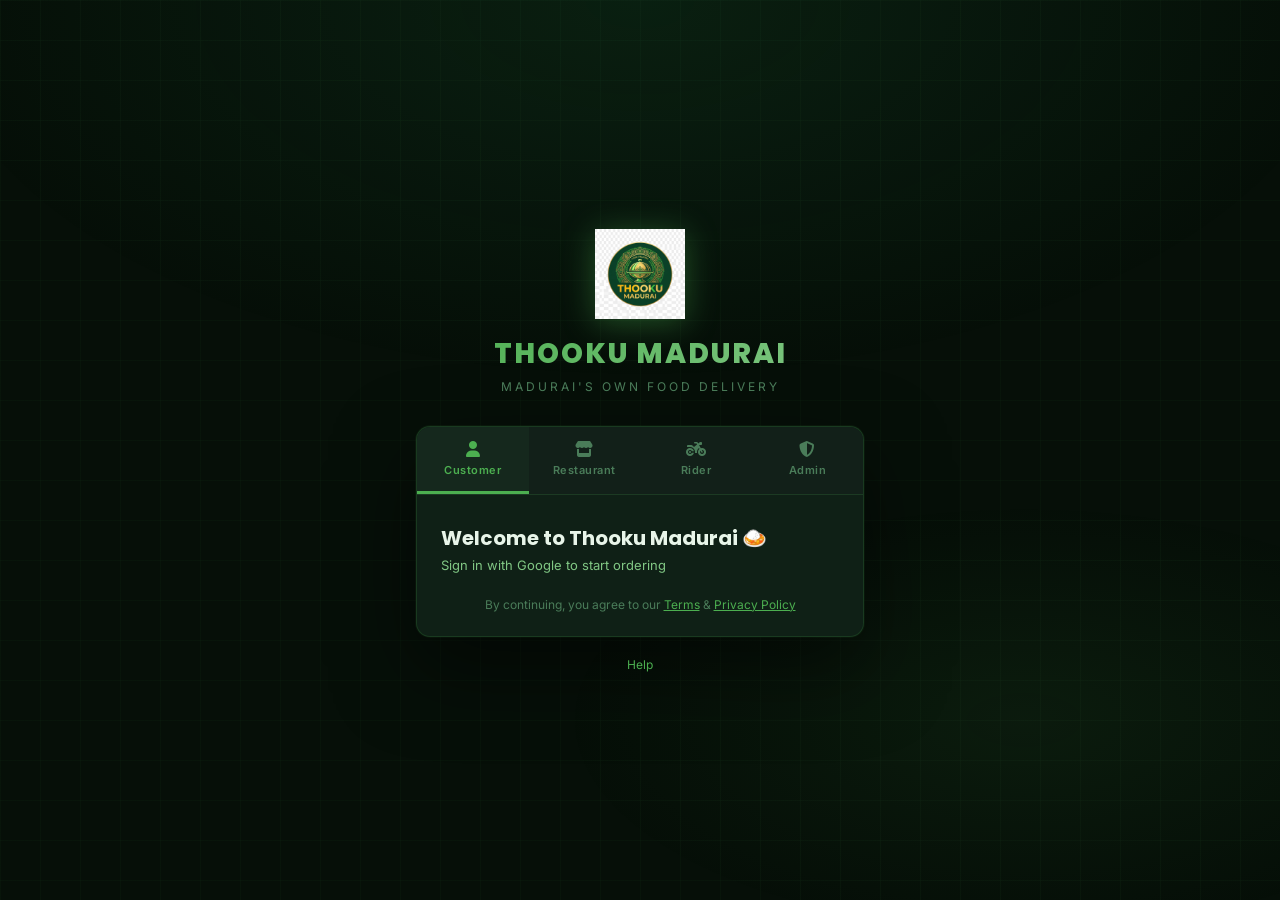
<file: frontend/login.html>
<!DOCTYPE html>
<html lang="en">
<head>
  <meta charset="UTF-8">
  <meta name="viewport" content="width=device-width, initial-scale=1.0">
  <meta name="description" content="Login to Thooku Madurai — Madurai's hyperlocal food delivery. Customer, Restaurant, Rider, Admin login.">
  <meta name="robots" content="noindex">
  <meta http-equiv="Cache-Control" content="no-cache, no-store, must-revalidate">
  <title>Login — Thooku Madurai</title>
  <link rel="icon" href="data:image/svg+xml,<svg xmlns='http://www.w3.org/2000/svg' viewBox='0 0 100 100'><text y='.9em' font-size='90'>🍛</text></svg>">
  <link rel="preconnect" href="https://fonts.googleapis.com">
  <link rel="preconnect" href="https://fonts.gstatic.com" crossorigin>
  <link href="https://fonts.googleapis.com/css2?family=Inter:wght@300;400;500;600;700&family=Poppins:wght@400;600;700;800&display=swap" rel="stylesheet">
  <link rel="stylesheet" href="https://cdnjs.cloudflare.com/ajax/libs/font-awesome/6.5.0/css/all.min.css">
  <script src="https://accounts.google.com/gsi/client" async defer></script>
  <style>
    :root {
      --bg: #060f08;
      --card: #0f2016;
      --primary: #1b6b3a;
      --accent: #4caf50;
      --gold: #ffc107;
      --text-muted: #81c784;
      --text-dim: #4a7c59;
      --border: rgba(76,175,80,0.18);
      --surface-mid: #122019;
      --radius: 14px;
      --radius-sm: 8px;
    }
    *, *::before, *::after { box-sizing: border-box; margin: 0; padding: 0; }
    html { scroll-behavior: smooth; }
    body {
      font-family: 'Inter', sans-serif;
      background: var(--bg);
      color: #e8f5e9;
      min-height: 100vh;
      display: flex;
      align-items: center;
      justify-content: center;
      overflow-x: hidden;
      position: relative;
    }

    /* ── Background ── */
    .bg-layer {
      position: fixed; inset: 0; z-index: 0; pointer-events: none;
      background: radial-gradient(ellipse 80% 60% at 50% 0%, rgba(27,107,58,0.18) 0%, transparent 70%),
                  radial-gradient(ellipse 60% 40% at 80% 80%, rgba(76,175,80,0.08) 0%, transparent 60%);
    }
    .bg-grid {
      position: fixed; inset: 0; z-index: 0; pointer-events: none;
      background-image: linear-gradient(rgba(76,175,80,0.04) 1px, transparent 1px),
                        linear-gradient(90deg, rgba(76,175,80,0.04) 1px, transparent 1px);
      background-size: 40px 40px;
    }

    /* ── Wrapper ── */
    .login-wrapper {
      position: relative; z-index: 10;
      width: 100%; max-width: 480px;
      padding: 24px 16px;
    }

    /* ── Brand ── */
    .brand {
      text-align: center;
      margin-bottom: 32px;
    }
    .brand-emoji { font-size: 52px; margin-bottom: 10px; display: block; animation: pulse 2s ease infinite; }
    .brand-name {
      font-family: 'Poppins', sans-serif;
      font-weight: 800; font-size: 28px;
      background: linear-gradient(135deg, #4caf50, #81c784);
      -webkit-background-clip: text; -webkit-text-fill-color: transparent;
      letter-spacing: 2px;
    }
    .brand-sub { font-size: 12px; color: var(--text-dim); letter-spacing: 3px; margin-top: 4px; }

    /* ── Card ── */
    .login-card {
      background: var(--card);
      border: 1px solid var(--border);
      border-radius: var(--radius);
      overflow: hidden;
      box-shadow: 0 32px 80px rgba(0,0,0,0.5), 0 0 0 1px rgba(76,175,80,0.08);
    }

    /* ── Role Tabs ── */
    .role-tabs {
      display: grid;
      grid-template-columns: repeat(4, 1fr);
      background: var(--surface-mid);
      border-bottom: 1px solid var(--border);
    }
    .role-tab {
      padding: 14px 4px;
      text-align: center;
      cursor: pointer;
      font-size: 11px;
      font-weight: 600;
      color: var(--text-dim);
      letter-spacing: 0.5px;
      transition: all 0.2s;
      border-bottom: 3px solid transparent;
      display: flex; flex-direction: column; align-items: center; gap: 6px;
      user-select: none;
    }
    .role-tab i { font-size: 16px; }
    .role-tab.active {
      color: var(--accent);
      border-bottom-color: var(--accent);
      background: rgba(76,175,80,0.06);
    }
    .role-tab:hover:not(.active) { color: var(--text-muted); background: rgba(76,175,80,0.04); }

    /* ── Panel ── */
    .tab-content { padding: 28px 24px 24px; }
    .tab-panel { display: none; }
    .tab-panel.active { display: block; }

    .panel-title {
      font-family: 'Poppins', sans-serif;
      font-size: 20px; font-weight: 700;
      margin-bottom: 4px;
    }
    .panel-subtitle { font-size: 13px; color: var(--text-muted); margin-bottom: 24px; }

    /* ── Form ── */
    .form-group { margin-bottom: 16px; }
    .form-label {
      display: block; font-size: 12px; font-weight: 600;
      color: var(--text-muted); margin-bottom: 6px;
      letter-spacing: 0.5px; text-transform: uppercase;
    }
    .form-control {
      width: 100%; background: #0a1a0e;
      border: 1px solid var(--border); border-radius: var(--radius-sm);
      color: #e8f5e9; font-size: 15px; font-family: 'Inter', sans-serif;
      padding: 12px 14px; outline: none; transition: border-color 0.2s, box-shadow 0.2s;
    }
    .form-control:focus { border-color: var(--accent); box-shadow: 0 0 0 3px rgba(76,175,80,0.12); }
    .form-control::placeholder { color: var(--text-dim); }
    .form-control:-webkit-autofill {
      -webkit-box-shadow: 0 0 0 30px #0a1a0e inset;
      -webkit-text-fill-color: #e8f5e9;
    }

    .input-group { display: flex; gap: 0; }
    .input-prefix {
      background: #0a1a0e; border: 1px solid var(--border);
      border-right: none; border-radius: var(--radius-sm) 0 0 var(--radius-sm);
      padding: 12px 14px; color: var(--text-muted); font-size: 14px;
      white-space: nowrap; display: flex; align-items: center;
    }
    .input-group .form-control { border-radius: 0 var(--radius-sm) var(--radius-sm) 0; }

    .password-wrapper { position: relative; }
    .password-wrapper .form-control { padding-right: 44px; }
    .password-toggle {
      position: absolute; right: 12px; top: 50%; transform: translateY(-50%);
      background: none; border: none; color: var(--text-dim); cursor: pointer;
      font-size: 15px; padding: 4px; transition: color 0.2s;
    }
    .password-toggle:hover { color: var(--accent); }

    /* ── OTP ── */
    .otp-row {
      display: flex; gap: 8px; justify-content: center; margin: 20px 0;
    }
    .otp-digit {
      width: 48px; height: 56px; text-align: center; font-size: 22px;
      font-weight: 700; background: #0a1a0e;
      border: 1px solid var(--border); border-radius: var(--radius-sm);
      color: #e8f5e9; outline: none; transition: all 0.2s;
    }
    .otp-digit:focus { border-color: var(--accent); box-shadow: 0 0 0 3px rgba(76,175,80,0.15); }

    /* ── Buttons ── */
    .btn {
      width: 100%; padding: 14px; border: none; border-radius: var(--radius-sm);
      font-size: 15px; font-weight: 700; font-family: 'Inter', sans-serif;
      cursor: pointer; transition: all 0.2s; display: flex; align-items: center;
      justify-content: center; gap: 10px; letter-spacing: 0.3px;
    }
    .btn-accent {
      background: linear-gradient(135deg, var(--primary), var(--accent));
      color: #fff;
    }
    .btn-accent:hover:not(:disabled) {
      background: linear-gradient(135deg, #1f7a44, #57c15b);
      transform: translateY(-1px); box-shadow: 0 8px 24px rgba(76,175,80,0.3);
    }
    .btn:disabled { opacity: 0.6; cursor: not-allowed; transform: none !important; }

    /* ── OTP Dev Hint ── */
    .dev-hint {
      margin-top: 12px; padding: 10px 14px;
      background: rgba(255,193,7,0.08); border: 1px solid rgba(255,193,7,0.25);
      border-radius: var(--radius-sm); font-size: 13px; color: var(--gold);
      display: none;
    }
    .dev-hint.show { display: block; }

    /* ── Step management ── */
    .step { display: none; }
    .step.active { display: block; }
    .step-back {
      background: none; border: none; color: var(--text-muted);
      font-size: 13px; cursor: pointer; margin-bottom: 16px;
      display: flex; align-items: center; gap: 6px; transition: color 0.2s;
      font-family: 'Inter', sans-serif;
    }
    .step-back:hover { color: var(--accent); }

    .resend-row { text-align: center; margin-top: 14px; font-size: 13px; color: var(--text-muted); }
    .resend-btn {
      background: none; border: none; color: var(--accent); font-weight: 700;
      cursor: pointer; font-size: 13px; font-family: 'Inter', sans-serif;
    }
    .resend-btn:disabled { opacity: 0.5; cursor: not-allowed; }

    /* ── Prefill hint ── */
    .prefill-row {
      font-size: 11px; color: var(--text-dim); margin-top: 8px; text-align: right; cursor: pointer;
    }
    .prefill-row:hover { color: var(--accent); }

    /* ── Toast ── */
    .toast-container {
      position: fixed; top: 20px; right: 20px; z-index: 9999;
      display: flex; flex-direction: column; gap: 8px; pointer-events: none;
    }
    .toast {
      background: var(--card); border: 1px solid var(--border);
      border-radius: 10px; padding: 12px 18px;
      display: flex; align-items: center; gap: 10px;
      font-size: 14px; font-weight: 500; min-width: 260px;
      box-shadow: 0 8px 32px rgba(0,0,0,0.4);
      animation: slideIn 0.35s cubic-bezier(0.34,1.56,0.64,1) both;
      pointer-events: auto;
    }
    .toast.success { border-left: 4px solid var(--accent); }
    .toast.error { border-left: 4px solid #ef5350; }
    .toast.warning { border-left: 4px solid var(--gold); }

    /* ── Footer link ── */
    .login-footer {
      text-align: center; margin-top: 20px;
      font-size: 12px; color: var(--text-dim);
    }
    .login-footer a { color: var(--accent); text-decoration: none; }

    /* ── Animations ── */
    @keyframes pulse {
      0%,100% { transform: scale(1); }
      50% { transform: scale(1.08); }
    }
    @keyframes slideIn {
      from { transform: translateX(100%); opacity: 0; }
      to   { transform: translateX(0);    opacity: 1; }
    }

    @media (max-width: 480px) {
      .role-tab { font-size: 10px; padding: 12px 2px; }
      .otp-digit { width: 42px; height: 50px; font-size: 18px; }
      .tab-content { padding: 20px 16px; }
    }
  </style>
</head>
<body>
<div class="bg-layer"></div>
<div class="bg-grid"></div>

<!-- Toast Container -->
<div class="toast-container" id="toastContainer"></div>

<div class="login-wrapper">
  <!-- Brand -->
  <div class="brand">
    <img src="img/logo.png" alt="Thooku Madurai Logo" style="width:90px;height:90px;object-fit:contain;margin-bottom:10px;filter:drop-shadow(0 4px 16px rgba(76,175,80,0.4));animation:pulse 2s ease infinite;">
    <div class="brand-name">THOOKU MADURAI</div>
    <div class="brand-sub">MADURAI'S OWN FOOD DELIVERY</div>
  </div>

  <!-- Card -->
  <div class="login-card">
    <!-- Role Tabs -->
    <div class="role-tabs" role="tablist">
      <div class="role-tab active" role="tab" id="tab-customer" aria-selected="true" aria-controls="panel-customer" onclick="switchTab('customer')">
        <i class="fas fa-user"></i> Customer
      </div>
      <div class="role-tab" role="tab" id="tab-restaurant" aria-selected="false" aria-controls="panel-restaurant" onclick="switchTab('restaurant')">
        <i class="fas fa-store"></i> Restaurant
      </div>
      <div class="role-tab" role="tab" id="tab-rider" aria-selected="false" aria-controls="panel-rider" onclick="switchTab('rider')">
        <i class="fas fa-motorcycle"></i> Rider
      </div>
      <div class="role-tab" role="tab" id="tab-admin" aria-selected="false" aria-controls="panel-admin" onclick="switchTab('admin')">
        <i class="fas fa-shield-halved"></i> Admin
      </div>
    </div>

    <div class="tab-content">

      <!-- ── CUSTOMER PANEL ── -->
      <div class="tab-panel active" id="panel-customer" role="tabpanel" aria-labelledby="tab-customer">
        <p class="panel-title">Welcome to Thooku Madurai 🍛</p>
        <p class="panel-subtitle">Sign in with Google to start ordering</p>

        <div id="g_id_onload"
          data-client_id="849711418902-7reguj59f9au1c48ko8boh3eaprp0rng.apps.googleusercontent.com"
          data-context="signin"
          data-ux_mode="popup"
          data-callback="handleGoogleLogin"
          data-auto_prompt="false">
        </div>
        <div class="g_id_signin"
          data-type="standard"
          data-shape="rectangular"
          data-theme="outline"
          data-text="signin_with"
          data-size="large"
          data-logo_alignment="left"
          style="width:100%;margin-top:12px">
        </div>
        <p style="text-align:center;font-size:12px;color:var(--text-dim);margin-top:16px">
          By continuing, you agree to our <a href="#" style="color:var(--accent)">Terms</a> &amp; <a href="#" style="color:var(--accent)">Privacy Policy</a>
        </p>
      </div>

      <!-- ── RESTAURANT PANEL ── -->
      <div class="tab-panel" id="panel-restaurant" role="tabpanel" aria-labelledby="tab-restaurant">
        <p class="panel-title">Restaurant Portal 🏪</p>
        <p class="panel-subtitle">Login with your restaurant credentials</p>
        <div class="form-group">
          <label class="form-label" for="restUsername">Username</label>
          <input type="text" class="form-control" id="restUsername" placeholder="restaurant_username"
                 autocomplete="username" onkeypress="if(event.key==='Enter') document.getElementById('restPassword').focus()">
        </div>
        <div class="form-group">
          <label class="form-label" for="restPassword">Password</label>
          <div class="password-wrapper">
            <input type="password" class="form-control" id="restPassword" placeholder="Enter password"
                   autocomplete="current-password" onkeypress="if(event.key==='Enter') loginRestaurant()">
            <button class="password-toggle" type="button" onclick="togglePassword('restPassword', this)"><i class="fas fa-eye"></i></button>
          </div>
        </div>
        <button class="btn btn-accent" id="restLoginBtn" onclick="loginRestaurant()">
          <i class="fas fa-sign-in-alt"></i> Login as Restaurant
        </button>
      </div>

      <!-- ── RIDER PANEL ── -->
      <div class="tab-panel" id="panel-rider" role="tabpanel" aria-labelledby="tab-rider">
        <p class="panel-title">Rider Portal 🏍️</p>
        <p class="panel-subtitle">Login with your rider credentials</p>
        <div class="form-group">
          <label class="form-label" for="riderUsername">Username</label>
          <input type="text" class="form-control" id="riderUsername" placeholder="rider_username"
                 autocomplete="username" onkeypress="if(event.key==='Enter') document.getElementById('riderPassword').focus()">
        </div>
        <div class="form-group">
          <label class="form-label" for="riderPassword">Password</label>
          <div class="password-wrapper">
            <input type="password" class="form-control" id="riderPassword" placeholder="Enter password"
                   autocomplete="current-password" onkeypress="if(event.key==='Enter') loginRider()">
            <button class="password-toggle" type="button" onclick="togglePassword('riderPassword', this)"><i class="fas fa-eye"></i></button>
          </div>
        </div>
        <button class="btn btn-accent" id="riderLoginBtn" onclick="loginRider()">
          <i class="fas fa-sign-in-alt"></i> Login as Rider
        </button>
      </div>

      <!-- ── SUPER ADMIN PANEL ── -->
      <div class="tab-panel" id="panel-admin" role="tabpanel" aria-labelledby="tab-admin">
        <p class="panel-title">Super Admin 🛡️</p>
        <p class="panel-subtitle">Platform administration portal</p>
        <div class="form-group">
          <label class="form-label" for="adminEmail">Email Address</label>
          <input type="email" class="form-control" id="adminEmail" placeholder="admin@thookumadurai.in"
                 value="" autocomplete="email"
                 onkeypress="if(event.key==='Enter') document.getElementById('adminPassword').focus()">
        </div>
        <div class="form-group">
          <label class="form-label" for="adminPassword">Password</label>
          <div class="password-wrapper">
            <input type="password" class="form-control" id="adminPassword" placeholder="Admin password"
                   value="" autocomplete="current-password"
                   onkeypress="if(event.key==='Enter') loginAdmin()">
            <button class="password-toggle" type="button" onclick="togglePassword('adminPassword', this)"><i class="fas fa-eye"></i></button>
          </div>
        </div>
        <button class="btn btn-accent" id="adminLoginBtn" onclick="loginAdmin()">
          <i class="fas fa-shield-halved"></i> Admin Login
        </button>
      </div>

    </div><!-- /tab-content -->
  </div><!-- /login-card -->

  <div class="login-footer">
    <a href="#">Help</a>
  </div>
</div>

<script>
const API_BASE = 'https://thookumadurai.onrender.com/api/v1';

// ── Tab switching ──
function switchTab(role) {
  document.querySelectorAll('.role-tab').forEach(t => t.classList.remove('active'));
  document.querySelectorAll('.tab-panel').forEach(p => p.classList.remove('active'));
  document.getElementById('tab-' + role).classList.add('active');
  document.getElementById('panel-' + role).classList.add('active');
}

// ── Password toggle ──
function togglePassword(inputId, btn) {
  const inp = document.getElementById(inputId);
  const isHidden = inp.type === 'password';
  inp.type = isHidden ? 'text' : 'password';
  btn.querySelector('i').className = isHidden ? 'fas fa-eye-slash' : 'fas fa-eye';
}

// ── Go back (step) ──
function goBack(prefix) {
  document.getElementById(prefix + '-step2').classList.remove('active');
  document.getElementById(prefix + '-step1').classList.add('active');
}

// ── OTP Input wiring ──
function wireOTPInputs(prefix) {
  [1,2,3,4,5,6].forEach(n => {
    const inp = document.getElementById(prefix + n);
    if (!inp) return;
    inp.addEventListener('input', () => {
      inp.value = inp.value.replace(/\D/g, '').slice(-1);
      if (inp.value && n < 6) document.getElementById(prefix + (n+1)).focus();
    });
    inp.addEventListener('keydown', e => {
      if (e.key === 'Backspace' && !inp.value && n > 1) {
        document.getElementById(prefix + (n-1)).focus();
      }
    });
    inp.addEventListener('paste', e => {
      e.preventDefault();
      const text = (e.clipboardData || window.clipboardData).getData('text').replace(/\D/g,'').slice(0,6);
      text.split('').forEach((ch, i) => {
        const el = document.getElementById(prefix + (i+1));
        if (el) el.value = ch;
      });
      const last = document.getElementById(prefix + Math.min(text.length, 6));
      if (last) last.focus();
    });
  });
}
wireOTPInputs('cotp');

// ═══════════════════════════
// CUSTOMER: Google Login
// ═══════════════════════════
async function handleGoogleLogin(response) {
  if (!response || !response.credential) {
    showToast('Google sign-in failed', 'error');
    return;
  }
  const btn = document.getElementById('googleSignInBtn');
  if (btn) setLoading(btn, true, '<i class="fas fa-spinner fa-spin"></i> Signing in...');
  try {
    const res = await fetch(API_BASE + '/auth/google', {
      method: 'POST',
      headers: { 'Content-Type': 'application/json' },
      body: JSON.stringify({ credential: response.credential, client_id: '849711418902-7reguj59f9au1c48ko8boh3eaprp0rng.apps.googleusercontent.com' })
    });
    const data = await res.json();
    if (!data.success) throw new Error(data.message || 'Google login failed');
    const auth = {
      id: data.data.user.email,
      phone: data.data.user.phone || '',
      name: data.data.user.name || 'User',
      role: 'customer',
      token: data.data.token
    };
    localStorage.setItem('tm_auth', JSON.stringify(auth));
    showToast('Welcome, ' + auth.name + '!', 'success');
    setTimeout(() => window.location.href = 'index.html', 800);
  } catch (err) {
    showToast(err.message, 'error');
    if (btn) setLoading(btn, false, '<i class="fas fa-sign-in-alt"></i> Sign in with Google');
  }
}

// ═══════════════════════════
// RESTAURANT Login
// ═══════════════════════════
async function loginRestaurant() {
  const username = document.getElementById('restUsername').value.trim();
  const password = document.getElementById('restPassword').value.trim();
  if (!username || !password) { showToast('Please enter username and password', 'error'); return; }
  const btn = document.getElementById('restLoginBtn');
  setLoading(btn, true, '<i class="fas fa-spinner fa-spin"></i> Logging in...');
  try {
    const res = await fetch(`${API_BASE}/auth/restaurant-login`, {
      method: 'POST',
      headers: { 'Content-Type': 'application/json' },
      body: JSON.stringify({ username, password })
    });
    const data = await res.json();
    if (!res.ok) throw new Error(data.message || 'Invalid credentials');
    // API returns {success, token, user} at top level
    const auth = {
      id: data.user?.id,
      name: data.user?.name || username,
      role: 'restaurant',
      restaurant_id: data.user?.restaurant_id,
      token: data.token
    };
    localStorage.setItem('tm_auth', JSON.stringify(auth));
    showToast('Welcome, ' + auth.name, 'success');
    setTimeout(() => window.location.href = 'restaurant-dashboard.html', 800);
  } catch (err) {
    showToast(err.message, 'error');
    setLoading(btn, false, '<i class="fas fa-sign-in-alt"></i> Login as Restaurant');
  }
}

// ═══════════════════════════
// RIDER Login
// ═══════════════════════════
async function loginRider() {
  const username = document.getElementById('riderUsername').value.trim();
  const password = document.getElementById('riderPassword').value.trim();
  if (!username || !password) { showToast('Please enter username and password', 'error'); return; }
  const btn = document.getElementById('riderLoginBtn');
  setLoading(btn, true, '<i class="fas fa-spinner fa-spin"></i> Logging in...');
  try {
    const res = await fetch(`${API_BASE}/auth/rider-login`, {
      method: 'POST',
      headers: { 'Content-Type': 'application/json' },
      body: JSON.stringify({ username, password })
    });
    const data = await res.json();
    if (!res.ok) throw new Error(data.message || 'Invalid credentials');
    // API returns {success, token, user} at top level
    const auth = {
      id: data.user?.id,
      name: data.user?.name || username,
      role: 'rider',
      rider_id: data.user?.rider_id,
      phone: data.user?.phone || '',
      token: data.token
    };
    localStorage.setItem('tm_auth', JSON.stringify(auth));
    showToast('Welcome, ' + auth.name + '!', 'success');
    setTimeout(() => window.location.href = 'rider-dashboard.html', 800);
  } catch (err) {
    showToast(err.message, 'error');
    setLoading(btn, false, '<i class="fas fa-sign-in-alt"></i> Login as Rider');
  }
}

// ═══════════════════════════
// ADMIN Login
// ═══════════════════════════
async function loginAdmin() {
  const email = document.getElementById('adminEmail').value.trim();
  const password = document.getElementById('adminPassword').value.trim();
  if (!email || !password) { showToast('Please enter email and password', 'error'); return; }
  const btn = document.getElementById('adminLoginBtn');
  setLoading(btn, true, '<i class="fas fa-spinner fa-spin"></i> Authenticating...');
  try {
    const res = await fetch(`${API_BASE}/auth/admin-login`, {
      method: 'POST',
      headers: { 'Content-Type': 'application/json' },
      body: JSON.stringify({ email, password })
    });
    const data = await res.json();
    if (!res.ok) throw new Error(data.message || 'Invalid admin credentials');
    // API returns {success, token, user} at top level
    const auth = {
      id: data.user?.id,
      name: data.user?.name || 'Super Admin',
      email,
      role: 'superadmin',
      token: data.token
    };
    localStorage.setItem('tm_auth', JSON.stringify(auth));
    showToast('Admin access granted!', 'success');
    setTimeout(() => window.location.href = 'admin-panel.html', 800);
  } catch (err) {
    showToast(err.message, 'error');
    setLoading(btn, false, '<i class="fas fa-shield-halved"></i> Admin Login');
  }
}

// ═══════════════════════════
// UTILS
// ═══════════════════════════
function setLoading(btn, loading, html) {
  btn.disabled = loading;
  btn.innerHTML = html;
}

function showToast(message, type = 'success') {
  const container = document.getElementById('toastContainer');
  const toast = document.createElement('div');
  const icon = { success: '✅', error: '❌', warning: '⚠️' }[type] || '📌';
  toast.className = `toast ${type}`;
  toast.innerHTML = `<span>${icon}</span><span>${message}</span>`;
  container.appendChild(toast);
  setTimeout(() => {
    toast.style.animation = 'slideIn 0.3s ease reverse';
    setTimeout(() => toast.remove(), 300);
  }, 3500);
}

// Redirect if already logged in
(function() {
  const auth = JSON.parse(localStorage.getItem('tm_auth') || '{}');
  if (auth.token) {
    const redirectMap = {
      customer: 'index.html',
      restaurant: 'restaurant-dashboard.html',
      rider: 'rider-dashboard.html',
      superadmin: 'admin-panel.html'
    };
    const dest = redirectMap[auth.role];
    if (dest) window.location.href = dest;
  }
})();
</script>
</body>
</html>
</file>
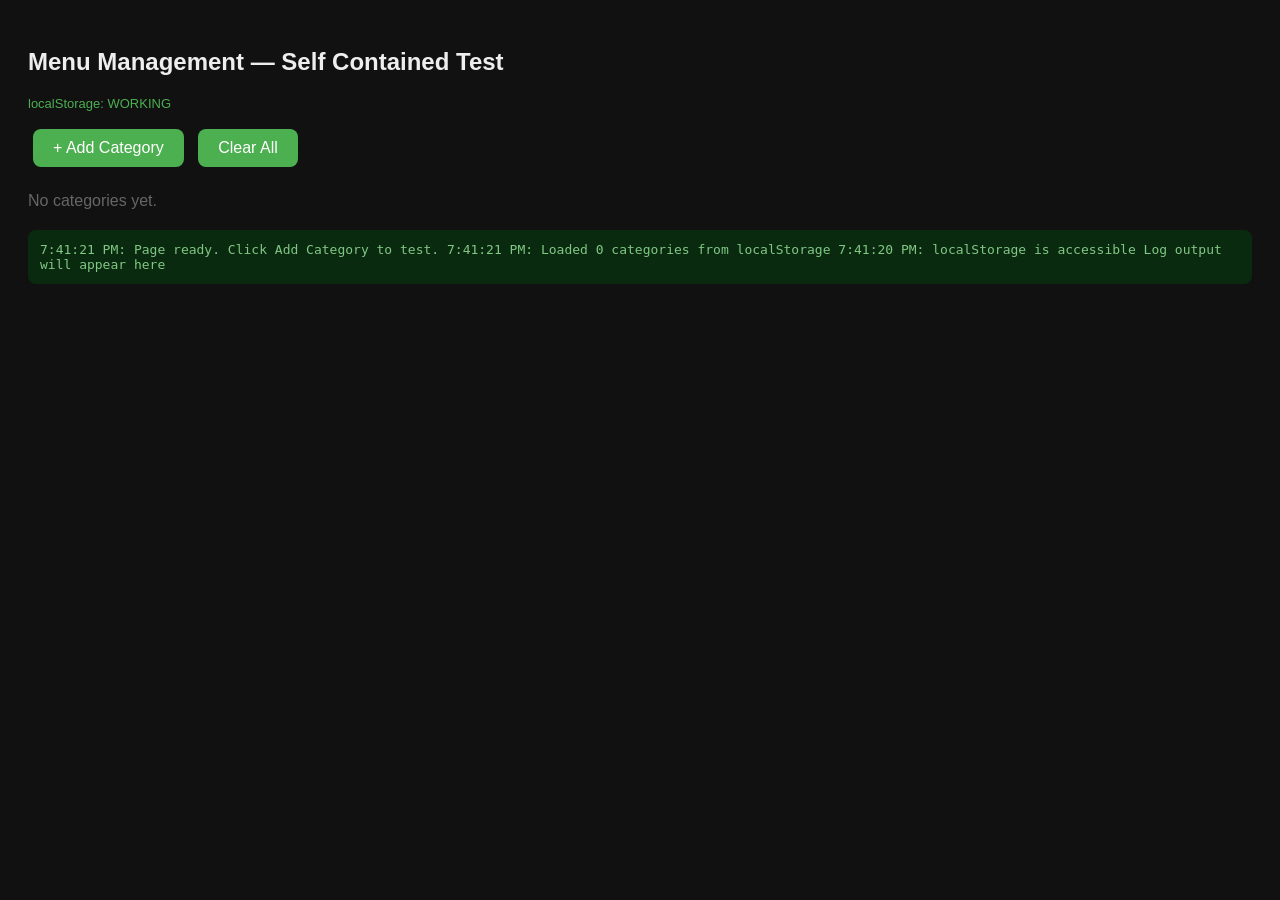
<file: frontend/menu-test.html>
<!DOCTYPE html>
<html lang="en">
<head>
<meta charset="UTF-8">
<title>Menu Test</title>
<style>
  body { font-family: sans-serif; background: #111; color: #eee; padding: 20px; }
  button { background: #4caf50; color: white; border: none; padding: 10px 20px; border-radius: 8px; cursor: pointer; font-size: 16px; margin: 5px; }
  button:hover { background: #66bb6a; }
  .modal { display: none; position: fixed; inset: 0; background: rgba(0,0,0,0.7); z-index: 999; align-items: center; justify-content: center; }
  .modal.open { display: flex; }
  .modal-box { background: #1a2e1a; padding: 30px; border-radius: 16px; width: 400px; }
  input { width: 100%; padding: 12px; background: #0a1a0e; border: 1px solid #2e5c2e; color: #eee; border-radius: 8px; margin: 8px 0; font-size: 15px; box-sizing: border-box; }
  .cat-item { padding: 12px; background: #0f2016; margin: 6px 0; border-radius: 8px; display: flex; justify-content: space-between; border: 1px solid #2e5c2e; }
  .del-btn { background: #ef5350; padding: 4px 10px; font-size: 12px; border-radius: 4px; }
  #status { margin-top: 20px; padding: 12px; background: #0a2a10; border-radius: 8px; font-size: 13px; color: #81c784; font-family: monospace; }
</style>
</head>
<body>
<h2>Menu Management — Self Contained Test</h2>
<p id="lsStatus" style="color:#ffc107;font-size:13px">Checking localStorage...</p>

<div>
  <button onclick="openModal('catModal')">+ Add Category</button>
  <button onclick="clearAll()">Clear All</button>
</div>

<div id="catList" style="margin-top:20px">
  <p style="color:#666">No categories yet.</p>
</div>

<div id="status">Log output will appear here</div>

<!-- Modal -->
<div class="modal" id="catModal">
  <div class="modal-box">
    <h3 style="margin:0 0 16px">Add Category</h3>
    <input id="catName" placeholder="Category name (e.g. Starters)" />
    <input id="catEmoji" placeholder="Emoji (optional, e.g. 🍲)" />
    <div style="margin-top:16px;display:flex;gap:10px">
      <button onclick="saveCategory()" style="flex:1">Save Category</button>
      <button onclick="closeModal('catModal')" style="background:#333;flex:1">Cancel</button>
    </div>
  </div>
</div>

<script>
// ---- Check localStorage ----
function checkLS() {
  try {
    localStorage.setItem('_test', '1');
    localStorage.removeItem('_test');
    document.getElementById('lsStatus').textContent = 'localStorage: WORKING';
    document.getElementById('lsStatus').style.color = '#4caf50';
    log('localStorage is accessible');
  } catch(e) {
    document.getElementById('lsStatus').textContent = 'localStorage: BLOCKED — ' + e.message;
    document.getElementById('lsStatus').style.color = '#ef5350';
    log('ERROR: localStorage blocked: ' + e.message);
  }
}

function log(msg) {
  var el = document.getElementById('status');
  el.textContent = new Date().toLocaleTimeString() + ': ' + msg + '\n' + el.textContent;
}

// ---- Modal ----
function openModal(id) {
  log('openModal called: ' + id);
  var el = document.getElementById(id);
  if (!el) { log('ERROR: element not found: ' + id); return; }
  el.classList.add('open');
  log('Modal opened');
}
function closeModal(id) {
  var el = document.getElementById(id);
  if (el) el.classList.remove('open');
}

// ---- Categories ----
var CATS = [];
var LS_KEY = 'test_cats';

function loadCats() {
  try {
    CATS = JSON.parse(localStorage.getItem(LS_KEY) || '[]');
    log('Loaded ' + CATS.length + ' categories from localStorage');
  } catch(e) {
    CATS = [];
    log('Using in-memory only (localStorage blocked)');
  }
}

function saveCats() {
  try {
    localStorage.setItem(LS_KEY, JSON.stringify(CATS));
    log('Saved to localStorage: ' + CATS.length + ' categories');
  } catch(e) {
    log('Save to localStorage failed (in-memory only): ' + e.message);
  }
}

function saveCategory() {
  var name  = document.getElementById('catName').value.trim();
  var emoji = document.getElementById('catEmoji').value.trim() || '*';
  log('saveCategory called: name="' + name + '"');
  if (!name) { alert('Please enter a category name!'); return; }
  CATS.push({ id: 'cat_' + Date.now(), name: name, emoji: emoji });
  saveCats();
  closeModal('catModal');
  document.getElementById('catName').value  = '';
  document.getElementById('catEmoji').value = '';
  renderCats();
}

function deleteCategory(id) {
  CATS = CATS.filter(function(c) { return c.id !== id; });
  saveCats();
  renderCats();
}

function renderCats() {
  var el = document.getElementById('catList');
  if (!CATS.length) {
    el.innerHTML = '<p style="color:#666">No categories yet.</p>';
    return;
  }
  el.innerHTML = CATS.map(function(c) {
    return '<div class="cat-item">' +
      '<span>' + c.emoji + ' ' + c.name + '</span>' +
      '<button class="del-btn" onclick="deleteCategory(\'' + c.id + '\')">Delete</button>' +
      '</div>';
  }).join('');
}

function clearAll() {
  if (!confirm('Clear everything?')) return;
  CATS = [];
  try { localStorage.removeItem(LS_KEY); } catch(e) {}
  renderCats();
  log('Cleared all');
}

// ---- Init ----
checkLS();
loadCats();
renderCats();
log('Page ready. Click Add Category to test.');

// Close modal on backdrop click
document.getElementById('catModal').addEventListener('click', function(e) {
  if (e.target === this) closeModal('catModal');
});
</script>
</body>
</html>
</file>
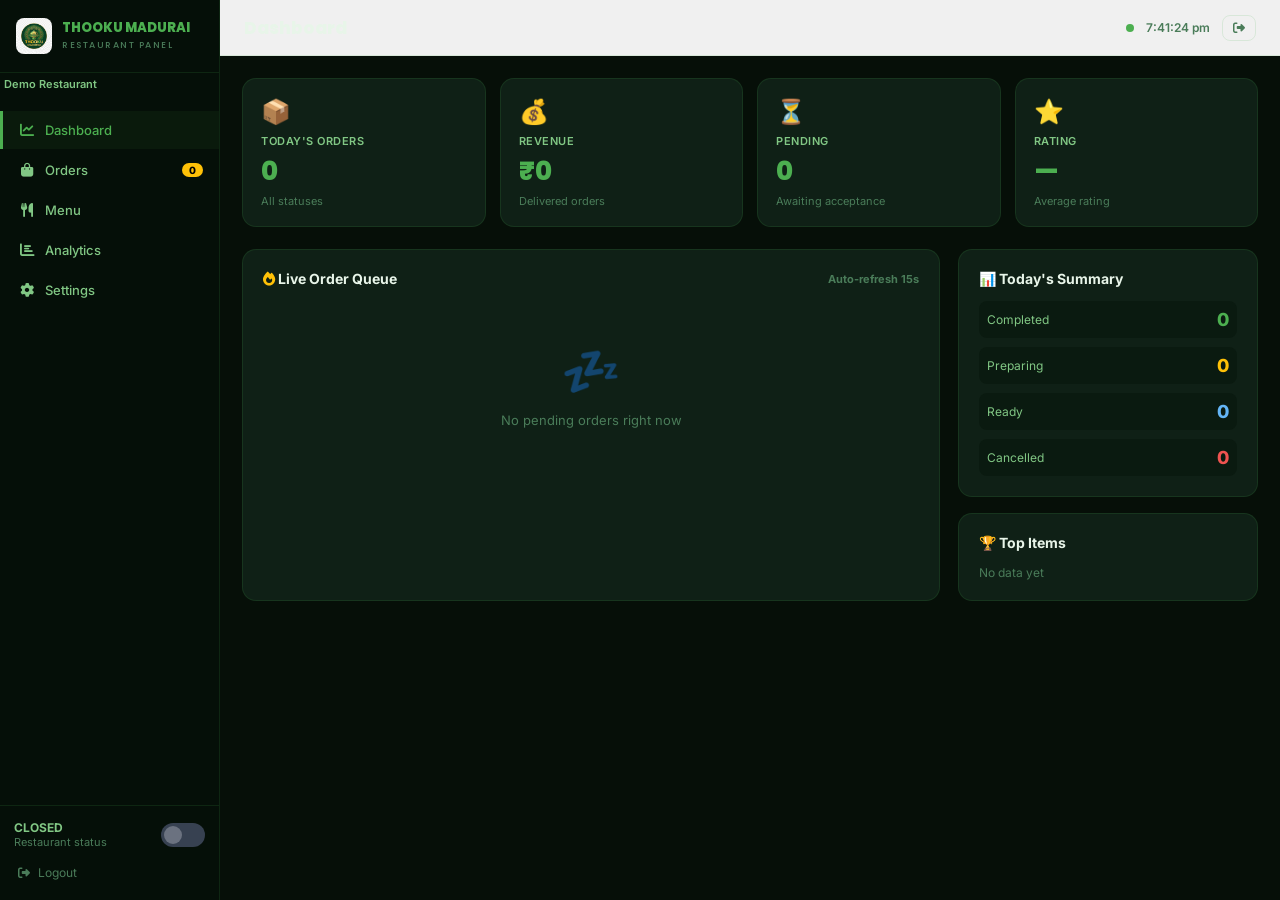
<file: frontend/restaurant-dashboard.html>
<!DOCTYPE html>
<html lang="en">
<head>
<meta charset="UTF-8">
<script>
/* Guaranteed session — runs before everything */
(function(){
  try {
    var raw = localStorage.getItem('tm_auth');
    var auth = raw ? JSON.parse(raw) : null;
    if (!auth || auth.role !== 'restaurant') {
      localStorage.setItem('tm_auth', JSON.stringify({
        id:'demo_rest_001', restaurant_id:'demo_rest_001',
        name:'Demo Restaurant', role:'restaurant', token:'demo_token_localhost'
      }));
    }
  } catch(e) {
    window._TM_FALLBACK = {id:'demo_rest_001',restaurant_id:'demo_rest_001',name:'Demo Restaurant',role:'restaurant',token:'demo_token_localhost'};
  }
})();
</script>
<meta name="viewport" content="width=device-width, initial-scale=1.0">
<title>Restaurant Dashboard — Thooku Madurai</title>
<meta name="robots" content="noindex">
<link rel="preconnect" href="https://fonts.googleapis.com">
<link href="https://fonts.googleapis.com/css2?family=Inter:wght@300;400;500;600;700;800&family=Poppins:wght@600;700;800&display=swap" rel="stylesheet">
<link rel="stylesheet" href="css/fa/all.min.css">
<!-- NO main.css — dashboard is fully self-contained -->
<style>
/* =========================================================
   RESET + ROOT
   ========================================================= */
*{margin:0;padding:0;box-sizing:border-box}
:root{
  --green:#4caf50;--accent:#4caf50;--gold:#ffc107;--red:#ef5350;--blue:#64b5f6;
  --bg:#060f08;--surface:#0a1a10;--card:#0f2016;--border:rgba(76,175,80,.14);
  --border-h:rgba(76,175,80,.35);--muted:#81c784;--dim:#4a7c59;
  --text:#e8f5e9;--radius:14px;--sm:8px;--tr:all .22s ease;
}
html,body{height:100%}
body{font-family:'Inter',sans-serif;background:var(--bg);color:var(--text);display:flex;min-height:100vh;overflow-x:hidden}
a{color:inherit;text-decoration:none}
button{cursor:pointer;font-family:'Inter',sans-serif}
input,select,textarea{font-family:'Inter',sans-serif}

/* =========================================================
   SIDEBAR
   ========================================================= */
.sidebar{width:220px;min-height:100vh;background:#050f08;border-right:1px solid var(--border);position:fixed;left:0;top:0;bottom:0;z-index:200;display:flex;flex-direction:column;transition:transform .3s}
.sidebar-logo{padding:18px 16px;border-bottom:1px solid var(--border);display:flex;align-items:center;gap:10px}
.sidebar-logo img{width:36px;height:36px;border-radius:8px;object-fit:contain}
.sidebar-logo-text{font-family:'Poppins',sans-serif;font-size:13px;font-weight:800;line-height:1.2}
.sidebar-logo-text span{color:var(--accent);display:block}
.sidebar-logo-text small{color:var(--dim);font-size:9px;letter-spacing:1.5px;font-weight:500}
.sidebar-nav{flex:1;padding:10px 0;overflow-y:auto}
.nav-item{display:flex;align-items:center;gap:10px;padding:11px 16px;font-size:13px;font-weight:500;color:var(--muted);cursor:pointer;transition:var(--tr);border-left:3px solid transparent;margin-bottom:2px;user-select:none}
.nav-item:hover,.nav-item.active{color:var(--accent);border-left-color:var(--accent);background:rgba(76,175,80,.07)}
.nav-item i{width:16px;text-align:center;font-size:14px}
.nav-badge{margin-left:auto;background:var(--gold);color:#000;font-size:10px;font-weight:800;padding:1px 7px;border-radius:10px;min-width:20px;text-align:center}
.sidebar-footer{padding:14px;border-top:1px solid var(--border)}
.open-toggle-row{display:flex;align-items:center;justify-content:space-between;margin-bottom:10px}
.open-label{font-size:12px;font-weight:700;color:var(--muted)}
.open-label.open-text{color:var(--accent)}

/* Toggle switch */
.sw{position:relative;width:44px;height:24px;flex-shrink:0;display:inline-block}
.sw input{opacity:0;width:0;height:0;position:absolute}
.sw-sl{position:absolute;inset:0;background:#374151;border-radius:12px;cursor:pointer;transition:.3s}
.sw-sl::before{content:'';position:absolute;width:18px;height:18px;background:#6b7280;border-radius:50%;top:3px;left:3px;transition:.3s}
.sw input:checked~.sw-sl{background:var(--green)}
.sw input:checked~.sw-sl::before{transform:translateX(20px);background:var(--accent)}
.logout-btn{display:flex;align-items:center;gap:8px;font-size:12px;color:var(--dim);cursor:pointer;padding:6px 4px;border-radius:6px;transition:var(--tr);border:none;background:none;width:100%}
.logout-btn:hover{color:var(--red)}
.rest-name-sidebar{font-size:11px;color:var(--muted);font-weight:600;padding:4px 4px 10px;white-space:nowrap;overflow:hidden;text-overflow:ellipsis}

/* =========================================================
   MAIN LAYOUT
   ========================================================= */
.main{margin-left:220px;flex:1;display:flex;flex-direction:column;min-height:100vh}
.topbar{position:sticky;top:0;z-index:100;background:rgba(255,255,255,.94);backdrop-filter:blur(18px);-webkit-backdrop-filter:blur(18px);border-bottom:1px solid var(--border);padding:0 24px;height:56px;display:flex;align-items:center;justify-content:space-between;gap:12px}
.topbar-title{font-family:'Poppins',sans-serif;font-size:17px;font-weight:800;white-space:nowrap}
.topbar-right{display:flex;align-items:center;gap:12px}
.live-dot{width:8px;height:8px;background:var(--accent);border-radius:50%;animation:pulse 2s infinite;flex-shrink:0}
@keyframes pulse{0%,100%{box-shadow:0 0 0 0 rgba(76,175,80,.4)}50%{box-shadow:0 0 0 8px rgba(76,175,80,0)}}
.topbar-time{font-size:12px;color:var(--dim);font-weight:600}
.content{padding:22px;flex:1}

/* =========================================================
   PAGES
   ========================================================= */
.page{display:none}
.page.active{display:block}

/* =========================================================
   KPI CARDS
   ========================================================= */
.kpi-grid{display:grid;grid-template-columns:repeat(4,1fr);gap:14px;margin-bottom:22px}
.kpi{background:var(--card);border:1px solid var(--border);border-radius:var(--radius);padding:18px;transition:var(--tr)}
.kpi:hover{border-color:var(--border-h);transform:translateY(-2px)}
.kpi-icon{font-size:24px;margin-bottom:8px}
.kpi-label{font-size:11px;color:var(--muted);font-weight:600;margin-bottom:4px;text-transform:uppercase;letter-spacing:.5px}
.kpi-val{font-size:26px;font-weight:800;color:var(--accent);font-family:'Poppins',sans-serif}
.kpi-sub{font-size:11px;color:var(--dim);margin-top:3px}

/* =========================================================
   PANELS
   ========================================================= */
.panel{background:var(--card);border:1px solid var(--border);border-radius:var(--radius);padding:20px;margin-bottom:18px}
.panel-title{font-size:14px;font-weight:700;margin-bottom:14px;display:flex;align-items:center;gap:8px;justify-content:space-between;color:var(--text)}

/* =========================================================
   ORDER CARDS
   ========================================================= */
.order-card{background:var(--surface);border:1px solid var(--border);border-radius:var(--sm);padding:14px;margin-bottom:10px;transition:var(--tr)}
.order-card.new-order{border-color:var(--gold);animation:newOrd 2s infinite}
@keyframes newOrd{0%,100%{box-shadow:0 0 0 0 rgba(255,193,7,.2)}50%{box-shadow:0 0 0 8px rgba(255,193,7,0)}}
.order-hd{display:flex;align-items:center;gap:8px;margin-bottom:8px;flex-wrap:wrap}
.order-id{font-weight:800;font-size:13px;font-family:'Poppins',sans-serif}
.order-time{font-size:11px;color:var(--dim);margin-left:auto}
.order-items-text{font-size:13px;color:var(--muted);margin-bottom:10px;line-height:1.5}
.order-ft{display:flex;align-items:center;gap:8px;flex-wrap:wrap}
.order-amount{font-size:17px;font-weight:800;color:var(--accent)}

/* =========================================================
   BUTTONS
   ========================================================= */
.btn{padding:10px 20px;border:none;border-radius:10px;font-size:14px;font-weight:700;cursor:pointer;transition:var(--tr);display:inline-flex;align-items:center;gap:7px;font-family:'Inter',sans-serif}
.btn-primary{background:linear-gradient(135deg,var(--green),var(--accent));color:#fff}
.btn-primary:hover{transform:translateY(-1px);box-shadow:0 4px 14px rgba(76,175,80,.35)}
.btn-danger{background:rgba(239,83,80,.12);color:var(--red);border:1px solid rgba(239,83,80,.3)}
.btn-danger:hover{background:rgba(239,83,80,.2)}
.btn-ghost{background:transparent;border:1px solid var(--border);color:var(--muted);padding:8px 14px;border-radius:8px;font-size:12px;font-weight:600}
.btn-ghost:hover{border-color:var(--accent);color:var(--accent)}
.btn-accept{padding:7px 16px;background:linear-gradient(135deg,var(--green),var(--accent));color:#fff;border:none;border-radius:7px;font-size:12px;font-weight:700;cursor:pointer;transition:var(--tr)}
.btn-accept:hover{transform:translateY(-1px)}
.btn-reject{padding:7px 14px;background:transparent;border:1px solid rgba(239,83,80,.3);color:var(--red);border-radius:7px;font-size:12px;font-weight:600;cursor:pointer;transition:var(--tr)}
.btn-reject:hover{background:rgba(239,83,80,.1)}
.btn-sm{padding:5px 11px;font-size:11px;border-radius:6px;cursor:pointer;font-weight:600;border:none;transition:var(--tr)}
.btn-outline-sm{padding:5px 11px;font-size:11px;border-radius:6px;cursor:pointer;font-weight:600;background:transparent;border:1px solid var(--border);color:var(--muted)}
.btn-outline-sm:hover{border-color:var(--accent);color:var(--accent)}

/* =========================================================
   CHIPS / BADGES
   ========================================================= */
.chip{display:inline-flex;align-items:center;padding:3px 10px;border-radius:20px;font-size:10px;font-weight:700;text-transform:uppercase;letter-spacing:.3px}
.chip-green{background:rgba(76,175,80,.15);color:var(--accent)}
.chip-gold{background:rgba(255,193,7,.15);color:var(--gold)}
.chip-red{background:rgba(239,83,80,.15);color:var(--red)}
.chip-blue{background:rgba(100,181,246,.15);color:var(--blue)}
.chip-gray{background:rgba(100,100,100,.2);color:#9e9e9e}

/* =========================================================
   TABLE
   ========================================================= */
.data-table{width:100%;border-collapse:collapse;font-size:13px}
.data-table th{font-size:11px;font-weight:600;color:var(--muted);padding:10px 12px;text-align:left;border-bottom:1px solid var(--border);text-transform:uppercase;letter-spacing:.4px}
.data-table td{padding:11px 12px;border-bottom:1px solid rgba(76,175,80,.05)}
.data-table tr:hover td{background:rgba(76,175,80,.03)}

/* =========================================================
   FILTER ROW
   ========================================================= */
.filter-row{display:flex;gap:8px;margin-bottom:16px;flex-wrap:wrap}
.filter-btn{padding:6px 14px;border-radius:20px;font-size:12px;font-weight:600;cursor:pointer;border:1px solid var(--border);background:transparent;color:var(--muted);transition:var(--tr)}
.filter-btn.active,.filter-btn:hover{background:rgba(76,175,80,.1);border-color:var(--accent);color:var(--accent)}

/* =========================================================
   MENU MANAGEMENT
   ========================================================= */
.menu-layout{display:grid;grid-template-columns:210px 1fr;gap:18px;margin-top:18px}
.cat-panel{background:var(--surface);border:1px solid var(--border);border-radius:var(--radius);padding:12px;min-height:300px}
.cat-panel-title{font-size:11px;font-weight:700;text-transform:uppercase;letter-spacing:.8px;color:var(--dim);margin-bottom:10px;padding:0 4px}
.cat-item{display:flex;align-items:center;justify-content:space-between;padding:9px 10px;border-radius:8px;cursor:pointer;transition:var(--tr);font-size:13px;font-weight:600;color:var(--muted);margin-bottom:2px;gap:6px}
.cat-item:hover,.cat-item.active{background:rgba(76,175,80,.1);color:var(--accent)}
.cat-item-name{flex:1;overflow:hidden;text-overflow:ellipsis;white-space:nowrap}
.cat-actions{display:flex;gap:4px;opacity:0;transition:opacity .2s;flex-shrink:0}
.cat-item:hover .cat-actions{opacity:1}
.cat-btn{background:none;border:none;padding:3px 5px;border-radius:4px;cursor:pointer;font-size:12px;transition:var(--tr)}
.cat-btn-edit{color:var(--muted)}
.cat-btn-edit:hover{color:var(--accent);background:rgba(76,175,80,.1)}
.cat-btn-del{color:var(--dim)}
.cat-btn-del:hover{color:var(--red);background:rgba(239,83,80,.1)}
.items-panel{background:var(--card);border:1px solid var(--border);border-radius:var(--radius);padding:18px}
.items-header{display:flex;align-items:center;justify-content:space-between;margin-bottom:16px;flex-wrap:wrap;gap:8px}
.items-title{font-size:16px;font-weight:800;font-family:'Poppins',sans-serif}
.item-grid{display:grid;grid-template-columns:repeat(auto-fill,minmax(190px,1fr));gap:14px}
.item-card{background:var(--surface);border:1px solid var(--border);border-radius:var(--radius);overflow:hidden;transition:var(--tr)}
.item-card:hover{border-color:var(--border-h);transform:translateY(-2px)}
.item-thumb{width:100%;height:110px;background:linear-gradient(135deg,#0a2010,var(--surface));display:flex;align-items:center;justify-content:center;font-size:44px;position:relative}
.veg-dot{position:absolute;top:8px;left:8px;width:18px;height:18px;border-radius:3px;border:2px solid;display:flex;align-items:center;justify-content:center}
.veg-dot.veg{border-color:var(--accent)}
.veg-dot.veg::before{content:'';width:8px;height:8px;background:var(--accent);border-radius:50%}
.veg-dot.non-veg{border-color:var(--red)}
.veg-dot.non-veg::before{content:'';width:8px;height:8px;background:var(--red);border-radius:50%}
.avail-sw{position:absolute;top:8px;right:8px}
.item-body{padding:11px}
.item-name{font-weight:700;font-size:13px;margin-bottom:3px;white-space:nowrap;overflow:hidden;text-overflow:ellipsis}
.item-desc{font-size:11px;color:var(--dim);margin-bottom:7px;overflow:hidden;text-overflow:ellipsis;white-space:nowrap}
.item-price{font-size:17px;font-weight:800;color:var(--accent);font-family:'Poppins',sans-serif}
.item-actions{display:flex;gap:6px;margin-top:9px}

/* =========================================================
   FORMS
   ========================================================= */
.form-group{margin-bottom:14px}
.form-label{display:block;font-size:12px;font-weight:600;color:var(--muted);margin-bottom:5px;text-transform:uppercase;letter-spacing:.3px}
.form-control{width:100%;padding:11px 14px;background:var(--bg);border:1px solid var(--border);border-radius:10px;color:var(--text);font-size:13px;outline:none;transition:var(--tr)}
.form-control:focus{border-color:var(--accent);box-shadow:0 0 0 3px rgba(76,175,80,.1)}
.form-control::placeholder{color:var(--dim)}
.form-row{display:grid;grid-template-columns:1fr 1fr;gap:12px}

/* =========================================================
   ANALYTICS / CHARTS
   ========================================================= */
.analytics-grid{display:grid;grid-template-columns:repeat(4,1fr);gap:14px;margin-bottom:20px}
.bar-chart{display:flex;align-items:flex-end;gap:8px;height:130px;padding-bottom:4px}
.bar-wrap{flex:1;display:flex;flex-direction:column;align-items:center;gap:4px;min-width:0}
.bar{width:100%;border-radius:4px 4px 0 0;transition:height .5s ease;background:linear-gradient(180deg,var(--accent),var(--green))}
.bar-label{font-size:9px;color:var(--muted);text-align:center;white-space:nowrap}
.bar-val{font-size:9px;color:var(--accent);text-align:center}

/* =========================================================
   SETTINGS
   ========================================================= */
.settings-grid{display:grid;grid-template-columns:1fr 1fr;gap:18px}
.hours-grid{display:grid;grid-template-columns:50px 1fr 1fr;gap:10px;align-items:center}
.day-label{font-size:12px;font-weight:600;color:var(--muted)}

/* =========================================================
   TOAST
   ========================================================= */
#toastContainer{position:fixed;bottom:24px;right:24px;z-index:99999;display:flex;flex-direction:column;gap:8px;pointer-events:none}
.toast{padding:12px 18px;border-radius:10px;font-size:13px;font-weight:600;min-width:220px;max-width:340px;box-shadow:0 8px 32px rgba(0,0,0,.5);animation:slideIn .3s ease;pointer-events:auto}
@keyframes slideIn{from{transform:translateX(120%);opacity:0}to{transform:translateX(0);opacity:1}}
.toast.success{background:#0a2a10;border:1px solid rgba(76,175,80,.4);color:var(--accent)}
.toast.error{background:#2a0a0a;border:1px solid rgba(239,83,80,.4);color:#ef9090}
.toast.warning{background:#2a1e0a;border:1px solid rgba(255,193,7,.3);color:var(--gold)}

/* =========================================================
   MODALS — position:fixed via JS, no CSS class toggling
   ========================================================= */
.modal-wrap{display:none;position:fixed;inset:0;background:rgba(0,0,0,.82);z-index:8000;align-items:center;justify-content:center;padding:16px}
.modal-box{background:#ffffff;border:1px solid var(--border-h);border-radius:18px;padding:28px;width:100%;max-width:520px;max-height:90vh;overflow-y:auto;position:relative;animation:popIn .2s ease}
@keyframes popIn{from{transform:scale(.94);opacity:0}to{transform:scale(1);opacity:1}}
.modal-hd{display:flex;align-items:center;justify-content:space-between;margin-bottom:20px}
.modal-title{font-family:'Poppins',sans-serif;font-size:18px;font-weight:800}
.modal-close{background:none;border:none;color:var(--dim);font-size:22px;cursor:pointer;line-height:1;padding:4px 8px;border-radius:6px;transition:var(--tr)}
.modal-close:hover{color:var(--red);background:rgba(239,83,80,.1)}

/* =========================================================
   NO-ITEMS PLACEHOLDER
   ========================================================= */
.empty-state{text-align:center;padding:40px 20px;color:var(--dim)}
.empty-state-icon{font-size:48px;margin-bottom:12px;opacity:.5}
.empty-state-text{font-size:13px;margin-bottom:16px}

/* =========================================================
   RESPONSIVE
   ========================================================= */
@media(max-width:900px){
  .sidebar{transform:translateX(-100%)}
  .main{margin-left:0}
  .kpi-grid{grid-template-columns:1fr 1fr}
  .analytics-grid{grid-template-columns:1fr 1fr}
  .settings-grid{grid-template-columns:1fr}
  .menu-layout{grid-template-columns:1fr}
  .form-row{grid-template-columns:1fr}
}
</style>
</head>
<body>

<!-- ===================== SIDEBAR ===================== -->
<aside class="sidebar">
  <div class="sidebar-logo">
    <img src="img/logo.png" alt="Logo" onerror="this.style.display='none'">
    <div class="sidebar-logo-text">
      <span>THOOKU MADURAI</span>
      <small>RESTAURANT PANEL</small>
    </div>
  </div>
  <p class="rest-name-sidebar" id="sidebarRestName">Loading...</p>
  <nav class="sidebar-nav">
    <div class="nav-item active" id="nav-dashboard" onclick="showPage('dashboard')"><i class="fas fa-chart-line"></i> Dashboard</div>
    <div class="nav-item" id="nav-orders" onclick="showPage('orders')"><i class="fas fa-shopping-bag"></i> Orders <span class="nav-badge" id="pendingBadge">0</span></div>
    <div class="nav-item" id="nav-menu" onclick="showPage('menu')"><i class="fas fa-utensils"></i> Menu</div>
    <div class="nav-item" id="nav-analytics" onclick="showPage('analytics')"><i class="fas fa-bar-chart"></i> Analytics</div>
    <div class="nav-item" id="nav-settings" onclick="showPage('settings')"><i class="fas fa-cog"></i> Settings</div>
  </nav>
  <div class="sidebar-footer">
    <div class="open-toggle-row">
      <div>
        <div class="open-label" id="openLabel">CLOSED</div>
        <div style="font-size:11px;color:var(--dim)">Restaurant status</div>
      </div>
      <label class="sw">
        <input type="checkbox" id="restOpenToggle" onchange="toggleRestOpen()">
        <span class="sw-sl"></span>
      </label>
    </div>
    <button class="logout-btn" onclick="doLogout()"><i class="fas fa-sign-out-alt"></i> Logout</button>
  </div>
</aside>

<!-- ===================== MAIN ===================== -->
<div class="main">
  <!-- Topbar -->
  <div class="topbar">
    <div class="topbar-title" id="pageTitle">Dashboard</div>
    <div class="topbar-right">
      <span class="live-dot"></span>
      <span class="topbar-time" id="topbarTime"></span>
      <button onclick="localStorage.removeItem('tm_auth');window.location.href='login.html'" style="background:none;border:1px solid var(--border);border-radius:8px;padding:6px 10px;color:var(--dim);cursor:pointer;font-size:12px;display:flex;align-items:center;gap:4px" title="Logout"><i class="fas fa-sign-out-alt"></i></button>
    </div>
  </div>

  <div class="content">

    <!-- ========== DASHBOARD ========== -->
    <div class="page active" id="page-dashboard">
      <div class="kpi-grid">
        <div class="kpi"><div class="kpi-icon">📦</div><div class="kpi-label">Today's Orders</div><div class="kpi-val" id="kpiOrders">0</div><div class="kpi-sub">All statuses</div></div>
        <div class="kpi"><div class="kpi-icon">💰</div><div class="kpi-label">Revenue</div><div class="kpi-val" id="kpiRevenue">₹0</div><div class="kpi-sub">Delivered orders</div></div>
        <div class="kpi"><div class="kpi-icon">⏳</div><div class="kpi-label">Pending</div><div class="kpi-val" id="kpiPending">0</div><div class="kpi-sub">Awaiting acceptance</div></div>
        <div class="kpi"><div class="kpi-icon">⭐</div><div class="kpi-label">Rating</div><div class="kpi-val" id="kpiRating">—</div><div class="kpi-sub">Average rating</div></div>
      </div>
      <div style="display:grid;grid-template-columns:1fr 300px;gap:18px">
        <div class="panel">
          <div class="panel-title"><span><i class="fas fa-fire" style="color:var(--gold)"></i> Live Order Queue</span><span style="font-size:11px;color:var(--dim)">Auto-refresh 15s</span></div>
          <div id="liveOrderQueue"><div class="empty-state"><div class="empty-state-icon">💤</div><div class="empty-state-text">No pending orders right now</div></div></div>
        </div>
        <div>
          <div class="panel" style="margin-bottom:16px">
            <div class="panel-title">📊 Today's Summary</div>
            <div id="todaySummary" style="display:flex;flex-direction:column;gap:9px"></div>
          </div>
          <div class="panel">
            <div class="panel-title">🏆 Top Items</div>
            <div id="topItems"><div style="color:var(--dim);font-size:12px">No data yet</div></div>
          </div>
        </div>
      </div>
    </div>

    <!-- ========== ORDERS ========== -->
    <div class="page" id="page-orders">
      <div class="filter-row">
        <button class="filter-btn active" onclick="filterOrders('all',this)">All</button>
        <button class="filter-btn" onclick="filterOrders('pending',this)">Pending</button>
        <button class="filter-btn" onclick="filterOrders('preparing',this)">Preparing</button>
        <button class="filter-btn" onclick="filterOrders('ready',this)">Ready</button>
        <button class="filter-btn" onclick="filterOrders('delivered',this)">Delivered</button>
        <button class="filter-btn" onclick="filterOrders('cancelled',this)">Cancelled</button>
      </div>
      <div class="panel">
        <div style="overflow-x:auto"><table class="data-table" id="ordersTable"></table></div>
      </div>
    </div>

    <!-- ========== MENU ========== -->
    <div class="page" id="page-menu">
      <!-- Action buttons -->
      <div style="display:flex;align-items:center;justify-content:space-between;flex-wrap:wrap;gap:10px">
        <h2 style="font-size:20px;font-weight:800;font-family:'Poppins',sans-serif">Menu Management</h2>
        <div style="display:flex;gap:8px">
          <button class="btn btn-primary" id="btnAddCat" onclick="openAddCatModal()"><i class="fas fa-folder-plus"></i> Add Category</button>
          <button class="btn btn-primary" id="btnAddItem" onclick="openAddItemModal()"><i class="fas fa-plus"></i> Add Item</button>
        </div>
      </div>
      <!-- Menu body -->
      <div class="menu-layout">
        <!-- Categories sidebar -->
        <div class="cat-panel">
          <div class="cat-panel-title">Categories</div>
          <div id="catListEl"><div class="empty-state" style="padding:20px 0"><div class="empty-state-icon" style="font-size:28px">📂</div><div class="empty-state-text" style="font-size:11px">No categories yet</div></div></div>
        </div>
        <!-- Items grid -->
        <div class="items-panel">
          <div class="items-header">
            <div class="items-title" id="activeCatTitle">Select a category</div>
          </div>
          <div id="itemGridEl" class="item-grid"></div>
          <div id="noItemsMsg" class="empty-state" style="display:none">
            <div class="empty-state-icon">🍽️</div>
            <div class="empty-state-text">No items in this category yet.</div>
            <button class="btn btn-primary" onclick="openAddItemModal()"><i class="fas fa-plus"></i> Add First Item</button>
          </div>
        </div>
      </div>
    </div>

    <!-- ========== ANALYTICS ========== -->
    <div class="page" id="page-analytics">
      <div class="analytics-grid">
        <div class="kpi"><div class="kpi-icon">💰</div><div class="kpi-label">Month Revenue</div><div class="kpi-val" id="monthRevenue">—</div></div>
        <div class="kpi"><div class="kpi-icon">📦</div><div class="kpi-label">Month Orders</div><div class="kpi-val" id="monthOrders">—</div></div>
        <div class="kpi"><div class="kpi-icon">🧾</div><div class="kpi-label">Avg Order Value</div><div class="kpi-val" id="monthAov">—</div></div>
        <div class="kpi"><div class="kpi-icon">⭐</div><div class="kpi-label">Avg Rating</div><div class="kpi-val" id="monthRating">—</div></div>
      </div>
      <div style="display:grid;grid-template-columns:1fr 1fr;gap:18px">
        <div class="panel"><div class="panel-title">Revenue (This Week)</div><div class="bar-chart" id="revenueChart"></div></div>
        <div class="panel"><div class="panel-title">Orders (This Week)</div><div class="bar-chart" id="ordersChart"></div></div>
      </div>
      <div class="panel">
        <div class="panel-title">Top Selling Items</div>
        <div style="overflow-x:auto"><table class="data-table" id="topItemsTable"></table></div>
      </div>
    </div>

    <!-- ========== SETTINGS ========== -->
    <div class="page" id="page-settings">
      <div class="settings-grid">
        <div>
          <div class="panel">
            <div class="panel-title">Restaurant Profile</div>
            <div class="form-group"><label class="form-label">Restaurant Name</label><input class="form-control" id="s_name" placeholder="Restaurant name"></div>
            <div class="form-group"><label class="form-label">Description</label><textarea class="form-control" id="s_desc" rows="3" placeholder="Short description" style="resize:vertical"></textarea></div>
            <div class="form-group"><label class="form-label">Phone</label><input class="form-control" id="s_phone" placeholder="+91 XXXXX XXXXX"></div>

            <!-- Location auto-detect -->
            <div class="form-group">
              <label class="form-label" style="display:flex;align-items:center;justify-content:space-between">
                <span>📍 Location</span>
                <button type="button" onclick="autoDetectLocation()" id="detectLocBtn"
                  style="background:rgba(76,175,80,.1);border:1px solid rgba(76,175,80,.3);color:var(--accent);padding:4px 12px;border-radius:8px;font-size:11px;font-weight:700;cursor:pointer;transition:var(--tr)">
                  🔍 Auto-Detect
                </button>
              </label>
              <input class="form-control" id="s_address" placeholder="Click Auto-Detect or type address">
              <input type="hidden" id="s_lat" value=""><input type="hidden" id="s_lng" value="">
              <div id="locStatus" style="font-size:11px;color:var(--dim);margin-top:5px"></div>
            </div>
            <div style="display:grid;grid-template-columns:1fr 1fr;gap:10px">
              <div class="form-group"><label class="form-label">Area</label><input class="form-control" id="s_area" placeholder="Anna Nagar"></div>
              <div class="form-group"><label class="form-label">City</label><input class="form-control" id="s_city" placeholder="Madurai"></div>
            </div>
            <button class="btn btn-primary" onclick="saveProfile()"><i class="fas fa-save"></i> Save Profile</button>
          </div>

          <div class="panel">
            <div class="panel-title">Bank / UPI Details</div>
            <div class="form-group"><label class="form-label">UPI ID</label><input class="form-control" id="s_upi" placeholder="yourname@upi"></div>
            <div class="form-group"><label class="form-label">Account Holder Name</label><input class="form-control" id="s_acct_name" placeholder="Full name"></div>
            <button class="btn btn-primary" onclick="saveBankDetails()"><i class="fas fa-university"></i> Save Bank Details</button>
          </div>
        </div>
        <div>
          <div class="panel">
            <div class="panel-title">Operating Hours</div>
            <div class="hours-grid" id="hoursGrid"></div>
            <button class="btn btn-primary" style="margin-top:14px" onclick="saveHours()"><i class="fas fa-clock"></i> Save Hours</button>
          </div>
          <div class="panel">
            <div class="panel-title" style="color:var(--red)"><i class="fas fa-exclamation-triangle"></i> Danger Zone</div>
            <p style="font-size:13px;color:var(--dim);margin-bottom:14px">Permanently delete your restaurant and all data. Cannot be undone.</p>
            <button class="btn btn-danger" onclick="deleteRestaurant()"><i class="fas fa-trash"></i> Delete Restaurant</button>
          </div>
        </div>
      </div>
    </div>

  </div><!-- /content -->
</div><!-- /main -->

<!-- ===================== MODALS ===================== -->

<!-- Add / Edit Category -->
<div class="modal-wrap" id="modalAddCat">
  <div class="modal-box">
    <div class="modal-hd">
      <h3 class="modal-title" id="modalAddCatTitle">Add Category</h3>
      <button class="modal-close" onclick="closeModal('modalAddCat')">✕</button>
    </div>
    <input type="hidden" id="editCatId">
    <div class="form-group">
      <label class="form-label">Category Name *</label>
      <input class="form-control" id="newCatName" placeholder="e.g. Biryani, Starters, Desserts...">
    </div>
    <div class="form-group">
      <label class="form-label">Emoji / Icon</label>
      <input class="form-control" id="newCatEmoji" placeholder="🍛" maxlength="4" style="font-size:22px;max-width:100px">
    </div>
    <div style="display:flex;gap:10px;margin-top:6px">
      <button class="btn btn-primary" style="flex:1" onclick="saveCategory()"><i class="fas fa-check"></i> Save Category</button>
      <button class="btn btn-ghost" onclick="closeModal('modalAddCat')">Cancel</button>
    </div>
  </div>
</div>

<!-- Add / Edit Item -->
<div class="modal-wrap" id="modalAddItem">
  <div class="modal-box">
    <div class="modal-hd">
      <h3 class="modal-title" id="modalAddItemTitle">Add Menu Item</h3>
      <button class="modal-close" onclick="closeModal('modalAddItem')">✕</button>
    </div>
    <input type="hidden" id="editItemId">
    <div class="form-row">
      <div class="form-group"><label class="form-label">Item Name *</label><input class="form-control" id="itemName" placeholder="e.g. Chicken Biryani"></div>
      <div class="form-group"><label class="form-label">Price (₹) *</label><input type="number" class="form-control" id="itemPrice" placeholder="180" min="1"></div>
    </div>
    <div class="form-group"><label class="form-label">Description</label><input class="form-control" id="itemDesc" placeholder="Brief description..."></div>
    <div class="form-row">
      <div class="form-group">
        <label class="form-label">Category *</label>
        <select class="form-control" id="itemCategory"></select>
      </div>
      <div class="form-group">
        <label class="form-label">Type</label>
        <select class="form-control" id="itemType">
          <option value="veg">🟢 Vegetarian</option>
          <option value="non-veg">🔴 Non-Vegetarian</option>
          <option value="egg">🟡 Contains Egg</option>
        </select>
      </div>
    </div>
    <div class="form-row">
      <div class="form-group"><label class="form-label">Emoji</label><input class="form-control" id="itemEmoji" placeholder="🍛" maxlength="4" style="font-size:20px;max-width:90px"></div>
      <div class="form-group" style="display:flex;align-items:center;gap:10px;padding-top:22px">
        <label class="sw"><input type="checkbox" id="itemAvailable" checked><span class="sw-sl"></span></label>
        <span style="font-size:13px;color:var(--muted)">Available</span>
      </div>
    </div>
    <div style="display:flex;gap:10px;margin-top:6px">
      <button class="btn btn-primary" style="flex:1" onclick="saveItem()"><i class="fas fa-check"></i> Save Item</button>
      <button class="btn btn-ghost" onclick="closeModal('modalAddItem')">Cancel</button>
    </div>
  </div>
</div>

<!-- Order Detail -->
<div class="modal-wrap" id="modalOrderDetail">
  <div class="modal-box">
    <div class="modal-hd">
      <h3 class="modal-title" id="modalOrderTitle">Order Detail</h3>
      <button class="modal-close" onclick="closeModal('modalOrderDetail')">✕</button>
    </div>
    <div id="modalOrderBody"></div>
  </div>
</div>

<!-- Toast container -->
<div id="toastContainer"></div>

<!-- ===================== SCRIPT ===================== -->
<script>
/* ============================================================
   STATE & CONFIG
   ============================================================ */
var API   = 'https://thookumadurai.onrender.com/api/v1';
var auth  = (function(){try{return JSON.parse(localStorage.getItem('tm_auth')||'{}');}catch(e){return window._TM_FALLBACK||{};}})();
var token = auth.token || '';
var RID   = auth.restaurant_id || auth.id || '';
var DEMO  = (token === 'demo_token_localhost');
var HDR   = {'Authorization':'Bearer '+token,'Content-Type':'application/json'};

var CATS  = [];   // [{id, name, emoji}]
var ITEMS = [];   // [{id, cat, name, price, desc, type, emoji, available}]
var ORDERS= [];
var activeCat = '';
var orderFilter = 'all';

var LS_C = 'tm_cats_'  + (RID||'local');
var LS_I = 'tm_items_' + (RID||'local');

/* ============================================================
   LOCAL STORAGE
   ============================================================ */
function lsSave(){
  try{localStorage.setItem(LS_C,JSON.stringify(CATS));localStorage.setItem(LS_I,JSON.stringify(ITEMS));}
  catch(e){console.warn('LS save error',e);}
}
function lsLoad(){
  try{CATS=JSON.parse(localStorage.getItem(LS_C)||'[]');ITEMS=JSON.parse(localStorage.getItem(LS_I)||'[]');}
  catch(e){CATS=[];ITEMS=[];}
  activeCat = CATS.length ? CATS[0].id : '';
}
function mkId(){return 'id_'+Date.now()+'_'+Math.random().toString(36).slice(2,6);}

/* ============================================================
   BACKGROUND API SYNC (fire-and-forget)
   ============================================================ */
function apiBg(path,method,body){
  if(DEMO||!token||!RID)return;
  fetch(API+path,{method:method,headers:HDR,body:body?JSON.stringify(body):undefined}).catch(function(){});
}

/* ============================================================
   INIT
   ============================================================ */
document.addEventListener('DOMContentLoaded',function(){
  document.getElementById('sidebarRestName').textContent = auth.name||'Restaurant';
  updateClock(); setInterval(updateClock,1000);
  lsLoad();
  if(!DEMO && token && RID){
    fetchMenuFromAPI();
    fetchOrdersFromAPI();
    setInterval(fetchOrdersFromAPI, 15000);
  }
  renderAll();
});

function renderAll(){renderDashboard();renderOrdersTable();renderMenu();renderAnalytics();renderSettings();buildHoursGrid();}

function updateClock(){
  var el=document.getElementById('topbarTime');
  if(el)el.textContent=new Date().toLocaleTimeString('en-IN');
}

/* ============================================================
   NAVIGATION
   ============================================================ */
var PAGE_TITLES={dashboard:'Dashboard',orders:'Orders',menu:'Menu Management',analytics:'Analytics',settings:'Settings'};
function showPage(page){
  document.querySelectorAll('.page').forEach(function(p){p.classList.remove('active');});
  var pg=document.getElementById('page-'+page);
  if(pg)pg.classList.add('active');
  document.querySelectorAll('.nav-item').forEach(function(n){n.classList.remove('active');});
  var nav=document.getElementById('nav-'+page);
  if(nav)nav.classList.add('active');
  var t=document.getElementById('pageTitle');
  if(t)t.textContent=PAGE_TITLES[page]||page;
}

/* ============================================================
   RESTAURANT OPEN/CLOSE TOGGLE
   ============================================================ */
function toggleRestOpen(){
  var open=document.getElementById('restOpenToggle').checked;
  var lbl=document.getElementById('openLabel');
  if(lbl){lbl.textContent=open?'OPEN':'CLOSED';lbl.className='open-label'+(open?' open-text':'');}
  showToast(open?'Restaurant is now OPEN':'Restaurant is now CLOSED',open?'success':'warning');
  apiBg('/restaurants/'+RID+'/status','PATCH',{is_open:open});
}

/* ============================================================
   API: MENU FETCH
   ============================================================ */
function fetchMenuFromAPI(){
  fetch(API+'/restaurants/'+RID+'/menu',{headers:HDR})
    .then(function(r){return r.ok?r.json():null;})
    .then(function(d){
      if(!d||!d.success)return;
      var sm=(d.data&&d.data.menu)?d.data.menu:[];
      if(!sm.length)return;
      CATS=[];ITEMS=[];
      sm.forEach(function(cat){
        CATS.push({id:cat.category_id,name:cat.category_name,emoji:cat.emoji||'*'});
        (cat.items||[]).forEach(function(item){
          ITEMS.push({id:item.item_id||item.id,cat:cat.category_id,name:item.name,
            price:item.price,desc:item.description||item.desc||'',
            type:item.type||(item.is_veg?'veg':'non-veg'),
            emoji:item.emoji||'*',available:item.is_available!==false});
        });
      });
      lsSave();
      activeCat=CATS.length?CATS[0].id:'';
      renderMenu();
    }).catch(function(){});
}

/* ============================================================
   API: ORDERS
   ============================================================ */
function fetchOrdersFromAPI(){
  if(!token||!RID)return;
  fetch(API+'/restaurants/'+RID+'/orders',{headers:HDR})
    .then(function(r){return r.json();})
    .then(function(d){
      if(d.success){ORDERS=(d.data||[]).map(mapOrder);renderDashboard();renderOrdersTable();renderAnalytics();}
    }).catch(function(){});
}
function fmtTime(ts){
  if(!ts)return '-';
  var diff=Math.floor(Date.now()/1000)-Number(ts);
  if(diff<60)return 'Just now';if(diff<3600)return Math.floor(diff/60)+' min ago';
  if(diff<86400)return Math.floor(diff/3600)+' hr ago';
  return new Date(Number(ts)*1000).toLocaleDateString('en-IN');
}
function mapStatus(s){return({ready_for_pickup:'ready',rejected:'cancelled',accepted:'preparing',out_for_delivery:'ready'})[s]||s;}
function mapOrder(o){
  var ph=String(o.customer_phone||'');
  return{id:o._id||o.order_id,customer:ph.length>=4?'****'+ph.slice(-4):'****',customer_phone:ph,
    items:(o.items||[]).map(function(i){return{name:i.name,qty:i.qty||i.quantity||1,price:i.price};}),
    total:o.total||0,status:mapStatus(o.status),time:fmtTime(o.created_at),
    payment:(o.payment_method||'UPI').toUpperCase()};
}
function acceptOrder(id){
  fetch(API+'/restaurants/'+RID+'/orders/'+id+'/accept',{method:'PATCH',headers:HDR})
    .then(function(r){return r.json();})
    .then(function(d){showToast(d.success?'Order accepted!':(d.message||'Error'),d.success?'success':'error');if(d.success)fetchOrdersFromAPI();})
    .catch(function(e){showToast('Network error','error');});
}
function rejectOrder(id){
  if(!confirm('Reject this order?'))return;
  fetch(API+'/restaurants/'+RID+'/orders/'+id+'/reject',{method:'PATCH',headers:HDR,body:JSON.stringify({reason:'Rejected by restaurant'})})
    .then(function(r){return r.json();})
    .then(function(d){showToast(d.success?'Order rejected':(d.message||'Error'),d.success?'warning':'error');if(d.success)fetchOrdersFromAPI();})
    .catch(function(){showToast('Network error','error');});
}
function markReady(id){
  fetch(API+'/restaurants/'+RID+'/orders/'+id+'/ready',{method:'PATCH',headers:HDR})
    .then(function(r){return r.json();})
    .then(function(d){showToast(d.success?'Marked as ready!':'Error',d.success?'success':'error');if(d.success)fetchOrdersFromAPI();})
    .catch(function(){});
}
function callCustomerFromRestaurant(id){
  var o=ORDERS.find(function(x){return x.id===id;});
  if(!o){showToast('Order not found','error');return;}
  if(DEMO){showToast('📞 Call customer at '+esc(o.customer_phone||'on file')+' (DEMO - no real call)','warning');return;}
  showToast('📞 Customer: '+(o.customer_phone||'Not available'),'success');
}

/* ============================================================
   RENDER: DASHBOARD
   ============================================================ */
function renderDashboard(){
  var pending=ORDERS.filter(function(o){return o.status==='pending';});
  var today=ORDERS.filter(function(o){return['pending','preparing','ready','delivered'].indexOf(o.status)>=0;});
  var revenue=ORDERS.filter(function(o){return o.status==='delivered';}).reduce(function(s,o){return s+o.total;},0);
  setText('kpiOrders',today.length);
  setText('kpiRevenue','₹'+revenue.toLocaleString());
  setText('kpiPending',pending.length);
  setText('pendingBadge',pending.length);

  var lq=document.getElementById('liveOrderQueue');
  if(!pending.length){lq.innerHTML='<div class="empty-state"><div class="empty-state-icon">💤</div><div class="empty-state-text">No pending orders right now</div></div>';}
  else{
    lq.innerHTML=pending.map(function(o){
      return '<div class="order-card new-order">'+
        '<div class="order-hd"><span class="order-id">'+esc(o.id)+'</span><span class="chip chip-gold">NEW</span><span class="order-time">'+o.time+'</span></div>'+
        '<div class="order-items-text">'+o.items.map(function(i){return esc(i.name)+'×'+i.qty;}).join(', ')+'</div>'+
        '<div class="order-ft"><span class="order-amount">₹'+o.total+'</span><span style="flex:1;font-size:11px;color:var(--dim)">via '+o.payment+'</span>'+
        '<button class="btn-reject" onclick="rejectOrder(\''+esc(o.id)+'\')">Reject</button>'+
        '<button class="btn-accept" onclick="acceptOrder(\''+esc(o.id)+'\')">Accept</button></div></div>';
    }).join('');
  }

  var summary=[
    {label:'Completed',val:ORDERS.filter(function(o){return o.status==='delivered';}).length,c:'var(--accent)'},
    {label:'Preparing',val:ORDERS.filter(function(o){return o.status==='preparing';}).length,c:'var(--gold)'},
    {label:'Ready',val:ORDERS.filter(function(o){return o.status==='ready';}).length,c:'var(--blue)'},
    {label:'Cancelled',val:ORDERS.filter(function(o){return o.status==='cancelled';}).length,c:'var(--red)'}
  ];
  setText('todaySummary',summary.map(function(s){
    return '<div style="display:flex;align-items:center;justify-content:space-between;padding:8px;background:var(--surface);border-radius:8px">'+
      '<span style="font-size:12px;color:var(--muted)">'+s.label+'</span>'+
      '<span style="font-size:18px;font-weight:800;color:'+s.c+'">'+s.val+'</span></div>';
  }).join(''));

  var is={};
  ORDERS.filter(function(o){return o.status==='delivered';}).forEach(function(o){
    o.items.forEach(function(i){is[i.name]=(is[i.name]||0)+i.qty;});
  });
  var top=Object.entries(is).sort(function(a,b){return b[1]-a[1];}).slice(0,3);
  setText('topItems',top.map(function(e,idx){
    return '<div style="display:flex;align-items:center;gap:10px;padding:8px 0;border-bottom:1px solid var(--border)">'+
      '<span style="font-size:16px;font-weight:800;color:var(--dim)">'+(idx+1)+'</span>'+
      '<span style="flex:1;font-size:13px;font-weight:600">'+esc(e[0])+'</span>'+
      '<span style="color:var(--accent);font-weight:700">'+e[1]+' sold</span></div>';
  }).join('')||'<div style="color:var(--dim);font-size:12px">No data yet</div>');
}

/* ============================================================
   RENDER: ORDERS TABLE
   ============================================================ */
function filterOrders(f,btn){
  orderFilter=f;
  document.querySelectorAll('.filter-btn').forEach(function(b){b.classList.remove('active');});
  if(btn)btn.classList.add('active');
  renderOrdersTable();
}
function renderOrdersTable(){
  var list=orderFilter==='all'?ORDERS:ORDERS.filter(function(o){return o.status===orderFilter;});
  var chipMap={pending:'chip-gold',preparing:'chip-blue',ready:'chip-green',delivered:'chip-green',cancelled:'chip-red'};
  var head='<thead><tr><th>Order ID</th><th>Items</th><th>Amount</th><th>Customer</th><th>Payment</th><th>Status</th><th>Time</th><th>Action</th></tr></thead>';
  if(!list.length){setText('ordersTable',head+'<tbody><tr><td colspan="8" style="text-align:center;padding:32px;color:var(--dim)">No orders</td></tr></tbody>');return;}
  setText('ordersTable',head+'<tbody>'+list.map(function(o){
    var oid=esc(o.id),a='';
    if(o.status==='pending')a='<button class="btn-accept" onclick="acceptOrder(\''+oid+'\')">Accept</button> <button class="btn-reject" onclick="rejectOrder(\''+oid+'\')">Reject</button>';
    if(o.status==='preparing')a='<button class="btn-sm" style="background:rgba(76,175,80,.1);border:1px solid rgba(76,175,80,.3);color:var(--accent)" onclick="markReady(\''+oid+'\')">Mark Ready</button>';
    if(o.status==='ready')a='<span style="color:var(--dim);font-size:11px">Waiting rider</span>';
    if(o.status==='delivered')a='<span style="color:var(--accent);font-size:11px">Done</span>';
    if(o.status==='cancelled')a='<span style="color:var(--red);font-size:11px">Cancelled</span>';
    return '<tr><td style="font-weight:800;font-family:Poppins,sans-serif;font-size:12px">'+oid+'</td>'+
      '<td style="max-width:180px;overflow:hidden;text-overflow:ellipsis;white-space:nowrap">'+o.items.map(function(i){return esc(i.name)+'×'+i.qty;}).join(', ')+'</td>'+
      '<td style="color:var(--accent);font-weight:700">₹'+o.total+'</td>'+
      '<td>'+esc(o.customer)+'</td><td>'+o.payment+'</td>'+
      '<td><span class="chip '+(chipMap[o.status]||'chip-gray')+'">'+o.status+'</span></td>'+
      '<td style="color:var(--dim);font-size:11px">'+o.time+'</td>'+
      '<td>'+a+'<button class="btn-outline-sm" onclick="viewOrder(\''+oid+'\')" style="margin-left:4px">View</button></td></tr>';
  }).join('')+'</tbody>');
}
function viewOrder(id){
  var o=ORDERS.find(function(x){return x.id===id;});
  if(!o)return;
  setText('modalOrderTitle','Order '+esc(o.id));
  setText('modalOrderBody',
    '<p style="margin-bottom:12px;font-size:13px;color:var(--muted)">Status: <strong style="color:var(--accent)">'+o.status+'</strong> &nbsp;·&nbsp; '+o.time+'</p>'+
    o.items.map(function(i){return '<div style="display:flex;justify-content:space-between;padding:8px;background:var(--surface);border-radius:8px;margin-bottom:6px"><span>'+esc(i.name)+' ×'+i.qty+'</span><span style="color:var(--accent)">₹'+(i.price*i.qty)+'</span></div>';}).join('')+
    '<div style="border-top:1px solid var(--border);padding-top:10px;margin-top:10px;display:flex;justify-content:space-between;font-weight:700"><span>Total</span><span style="color:var(--accent);font-size:18px">₹'+o.total+'</span></div>'+
    '<button class="btn btn-primary" style="width:100%;margin-top:14px;justify-content:center;font-size:13px" onclick="callCustomerFromRestaurant(\''+esc(o.id)+'\')"><i class="fas fa-phone-alt"></i> Call Customer</button>');
  openModal('modalOrderDetail');
}

/* ============================================================
   RENDER: MENU
   ============================================================ */
function renderMenu(){
  renderCatList();
  renderItems();
}

function renderCatList(){
  var el=document.getElementById('catListEl');
  if(!el)return;
  // Update item category dropdown too
  var sel=document.getElementById('itemCategory');
  if(sel)sel.innerHTML=CATS.map(function(c){return '<option value="'+c.id+'">'+esc(c.emoji)+' '+esc(c.name)+'</option>';}).join('');

  if(!CATS.length){
    el.innerHTML='<div class="empty-state" style="padding:20px 0"><div class="empty-state-icon" style="font-size:28px">📂</div><div class="empty-state-text" style="font-size:11px">No categories yet</div></div>';
    return;
  }
  el.innerHTML=CATS.map(function(c){
    var cid=c.id;
    return '<div class="cat-item'+(cid===activeCat?' active':'')+'" onclick="selectCat(\''+esc(cid)+'\')">'+
      '<span class="cat-item-name">'+esc(c.emoji)+' '+esc(c.name)+'</span>'+
      '<span class="cat-actions">'+
      '<button class="cat-btn cat-btn-edit" title="Edit" onclick="event.stopPropagation();editCat(\''+esc(cid)+'\')"><i class="fas fa-pen"></i></button>'+
      '<button class="cat-btn cat-btn-del" title="Delete" onclick="event.stopPropagation();deleteCat(\''+esc(cid)+'\')"><i class="fas fa-trash"></i></button>'+
      '</span></div>';
  }).join('');
}

function selectCat(id){activeCat=id;renderCatList();renderItems();}

function renderItems(){
  var cat=CATS.find(function(c){return c.id===activeCat;});
  var title=document.getElementById('activeCatTitle');
  var grid=document.getElementById('itemGridEl');
  var noMsg=document.getElementById('noItemsMsg');
  if(!cat){if(title)title.textContent='Select a category';if(grid)grid.innerHTML='';if(noMsg)noMsg.style.display='none';return;}
  if(title)title.textContent=cat.emoji+' '+cat.name;
  var items=ITEMS.filter(function(i){return i.cat===activeCat;});
  if(!items.length){if(grid)grid.innerHTML='';if(noMsg)noMsg.style.display='block';return;}
  if(noMsg)noMsg.style.display='none';
  if(grid)grid.innerHTML=items.map(function(item){
    var iid=item.id;
    return '<div class="item-card">'+
      '<div class="item-thumb">'+
        '<span>'+esc(item.emoji||'*')+'</span>'+
        '<div class="veg-dot '+esc(item.type==='veg'?'veg':'non-veg')+'"></div>'+
        '<label class="sw avail-sw"><input type="checkbox"'+(item.available?' checked':'')+' onchange="toggleAvail(\''+esc(iid)+'\',this.checked)"><span class="sw-sl"></span></label>'+
      '</div>'+
      '<div class="item-body">'+
        '<div class="item-name">'+esc(item.name)+'</div>'+
        '<div class="item-desc">'+(item.desc?esc(item.desc):'-')+'</div>'+
        '<div class="item-price">₹'+item.price+'</div>'+
        '<div class="item-actions">'+
          '<button class="btn-sm" style="flex:1;background:rgba(76,175,80,.1);border:1px solid rgba(76,175,80,.3);color:var(--accent)" onclick="editItem(\''+esc(iid)+'\')">Edit</button>'+
          '<button class="btn-sm" style="background:rgba(239,83,80,.1);border:1px solid rgba(239,83,80,.3);color:var(--red)" onclick="deleteItem(\''+esc(iid)+'\')">Del</button>'+
        '</div>'+
      '</div></div>';
  }).join('');
}

/* ============================================================
   CATEGORY CRUD
   ============================================================ */
function openAddCatModal(){
  document.getElementById('editCatId').value='';
  document.getElementById('newCatName').value='';
  document.getElementById('newCatEmoji').value='';
  setText('modalAddCatTitle','Add Category');
  openModal('modalAddCat');
}
function editCat(id){
  var cat=CATS.find(function(c){return c.id===id;});
  if(!cat)return;
  document.getElementById('editCatId').value=id;
  document.getElementById('newCatName').value=cat.name;
  document.getElementById('newCatEmoji').value=cat.emoji||'';
  setText('modalAddCatTitle','Edit Category');
  openModal('modalAddCat');
}
function saveCategory(){
  var editId=(document.getElementById('editCatId').value||'').trim();
  var name=(document.getElementById('newCatName').value||'').trim();
  var emoji=(document.getElementById('newCatEmoji').value||'').trim()||'*';
  if(!name){showToast('Category name is required','error');return;}
  var savedId=editId;
  if(editId){
    var cat=CATS.find(function(c){return c.id===editId;});
    if(cat){cat.name=name;cat.emoji=emoji;}
    apiBg('/restaurants/'+RID+'/menu/category/'+editId,'PUT',{name:name,emoji:emoji});
  } else {
    savedId=mkId();
    CATS.push({id:savedId,name:name,emoji:emoji});
    apiBg('/restaurants/'+RID+'/menu/category','POST',{name:name,emoji:emoji});
  }
  lsSave();
  activeCat=savedId;
  closeModal('modalAddCat');
  renderMenu();
  showToast('Category "'+(editId?'updated':'added')+': '+name, 'success');
}
function deleteCat(id){
  var cat=CATS.find(function(c){return c.id===id;});
  var n=ITEMS.filter(function(i){return i.cat===id;}).length;
  if(!confirm('Delete "'+(cat?cat.name:id)+'"? This removes '+n+' item(s).'))return;
  CATS=CATS.filter(function(c){return c.id!==id;});
  ITEMS=ITEMS.filter(function(i){return i.cat!==id;});
  lsSave();
  apiBg('/restaurants/'+RID+'/menu/category/'+id,'DELETE');
  activeCat=CATS.length?CATS[0].id:'';
  renderMenu();
  showToast('Category deleted','warning');
}

/* ============================================================
   ITEM CRUD
   ============================================================ */
function openAddItemModal(){
  document.getElementById('editItemId').value='';
  document.getElementById('itemName').value='';
  document.getElementById('itemPrice').value='';
  document.getElementById('itemDesc').value='';
  document.getElementById('itemEmoji').value='';
  document.getElementById('itemAvailable').checked=true;
  document.getElementById('itemType').value='veg';
  if(activeCat){var sel=document.getElementById('itemCategory');if(sel)sel.value=activeCat;}
  setText('modalAddItemTitle','Add Menu Item');
  openModal('modalAddItem');
}
function editItem(id){
  var item=ITEMS.find(function(i){return i.id===id;});
  if(!item)return;
  document.getElementById('editItemId').value=id;
  document.getElementById('itemName').value=item.name;
  document.getElementById('itemPrice').value=item.price;
  document.getElementById('itemDesc').value=item.desc||'';
  document.getElementById('itemEmoji').value=item.emoji||'';
  document.getElementById('itemAvailable').checked=item.available;
  document.getElementById('itemType').value=item.type||'veg';
  var sel=document.getElementById('itemCategory');if(sel)sel.value=item.cat;
  setText('modalAddItemTitle','Edit Item: '+item.name);
  openModal('modalAddItem');
}
function saveItem(){
  var editId=(document.getElementById('editItemId').value||'').trim();
  var name=(document.getElementById('itemName').value||'').trim();
  var price=parseFloat(document.getElementById('itemPrice').value)||0;
  var desc=(document.getElementById('itemDesc').value||'').trim();
  var cat=document.getElementById('itemCategory').value;
  var type=document.getElementById('itemType').value;
  var emoji=(document.getElementById('itemEmoji').value||'').trim()||'*';
  var avail=document.getElementById('itemAvailable').checked;
  if(!name){showToast('Item name is required','error');return;}
  if(!price||price<=0){showToast('Valid price is required','error');return;}
  if(!cat){showToast('Please add a category first','error');return;}
  var payload={name:name,price:price,description:desc,category_id:cat,type:type,is_veg:type==='veg',emoji:emoji,is_available:avail};
  if(editId){
    var idx=ITEMS.findIndex(function(i){return i.id===editId;});
    if(idx>=0)ITEMS[idx]={id:editId,cat:cat,name:name,price:price,desc:desc,type:type,emoji:emoji,available:avail};
    apiBg('/restaurants/'+RID+'/menu/item/'+editId,'PUT',payload);
  } else {
    var nid=mkId();
    ITEMS.push({id:nid,cat:cat,name:name,price:price,desc:desc,type:type,emoji:emoji,available:avail});
    apiBg('/restaurants/'+RID+'/menu/item','POST',payload);
  }
  lsSave();
  activeCat=cat;
  closeModal('modalAddItem');
  renderMenu();
  showToast('"'+name+'" '+(editId?'updated':'added')+'!','success');
}
function deleteItem(id){
  var item=ITEMS.find(function(i){return i.id===id;});
  if(!confirm('Delete "'+(item?item.name:id)+'"?'))return;
  ITEMS=ITEMS.filter(function(i){return i.id!==id;});
  lsSave();
  apiBg('/restaurants/'+RID+'/menu/item/'+id,'DELETE');
  renderMenu();
  showToast('"'+(item?item.name:id)+'" deleted','warning');
}
function toggleAvail(id,val){
  var item=ITEMS.find(function(i){return i.id===id;});
  if(!item)return;
  item.available=val;
  lsSave();
  apiBg('/restaurants/'+RID+'/menu/item/'+id+'/toggle','PATCH',{is_available:val});
  showToast(item.name+' is now '+(val?'available':'unavailable'),val?'success':'warning');
}

/* ============================================================
   RENDER: ANALYTICS
   ============================================================ */
function renderAnalytics(){
  var del=ORDERS.filter(function(o){return o.status==='delivered';});
  var rev=del.reduce(function(s,o){return s+(o.total||0);},0);
  var cnt=del.length;
  setText('monthRevenue',cnt?'₹'+rev.toLocaleString():'—');
  setText('monthOrders',cnt?String(cnt):'—');
  setText('monthAov',cnt?'₹'+Math.round(rev/cnt):'—');
  setText('monthRating','—');
  var days=['Mon','Tue','Wed','Thu','Fri','Sat','Sun'];
  var empty='<div style="color:var(--dim);padding:20px;text-align:center;font-size:12px">No data yet</div>';
  if(!cnt){setText('revenueChart',empty);setText('ordersChart',empty);
    setText('topItemsTable','<thead><tr><th>#</th><th>Item</th><th>Qty</th><th>Revenue</th></tr></thead><tbody><tr><td colspan="4" style="text-align:center;color:var(--dim);padding:16px">No data yet</td></tr></tbody>');return;}
  var rv=days.map(function(){return 0;}),ov=days.map(function(){return 0;});
  del.forEach(function(o){var i=(new Date().getDay()+6)%7;rv[i]+=o.total||0;ov[i]+=1;});
  drawBarChart('revenueChart',rv,days,function(v){return v?'₹'+(v/1000).toFixed(1)+'k':'₹0';},'');
  drawBarChart('ordersChart',ov,days,function(v){return String(v);},'background:linear-gradient(180deg,#ffc107,#e65100)');
  var is={};
  del.forEach(function(o){o.items.forEach(function(i){is[i.name]=is[i.name]||{q:0,r:0};is[i.name].q+=i.qty||1;is[i.name].r+=(i.price||0)*(i.qty||1);});});
  var sorted=Object.entries(is).sort(function(a,b){return b[1].q-a[1].q;}).slice(0,5);
  setText('topItemsTable','<thead><tr><th>#</th><th>Item</th><th>Orders</th><th>Revenue</th></tr></thead><tbody>'+
    sorted.map(function(e,i){return '<tr><td>'+(i+1)+'</td><td>'+esc(e[0])+'</td><td>'+e[1].q+'</td><td style="color:var(--accent)">₹'+e[1].r+'</td></tr>';}).join('')+'</tbody>');
}
function drawBarChart(id,vals,labels,fmt,style){
  var max=Math.max.apply(null,vals.concat([1]));
  setText(id,vals.map(function(v,i){
    return '<div class="bar-wrap"><div class="bar-val">'+fmt(v)+'</div>'+
      '<div class="bar" style="height:'+Math.round(v/max*110)+'px;'+(style||'')+'">&nbsp;</div>'+
      '<div class="bar-label">'+labels[i]+'</div></div>';
  }).join(''));
}

/* ============================================================
   RENDER: SETTINGS
   ============================================================ */
function renderSettings(){
  var n=document.getElementById('s_name');if(n)n.value=auth.name||'';
}
function buildHoursGrid(){
  var days=['Mon','Tue','Wed','Thu','Fri','Sat','Sun'];
  var g=document.getElementById('hoursGrid');if(!g)return;
  g.innerHTML=days.map(function(d){
    return '<div class="day-label">'+d+'</div>'+
      '<input class="form-control" type="time" value="09:00" style="padding:8px 10px;font-size:12px">'+
      '<input class="form-control" type="time" value="22:00" style="padding:8px 10px;font-size:12px">';
  }).join('');
}
/* ============================================================
   AUTO-DETECT LOCATION (Geolocation + Nominatim reverse geocode)
   ============================================================ */
function autoDetectLocation(){
  var btn=document.getElementById('detectLocBtn');
  var status=document.getElementById('locStatus');
  if(!navigator.geolocation){showToast('Geolocation not supported','error');return;}
  if(btn){btn.textContent='⏳ Detecting...';btn.disabled=true;}
  if(status)status.textContent='Requesting GPS...';
  navigator.geolocation.getCurrentPosition(
    function(pos){
      var lat=pos.coords.latitude, lng=pos.coords.longitude;
      if(document.getElementById('s_lat'))document.getElementById('s_lat').value=lat;
      if(document.getElementById('s_lng'))document.getElementById('s_lng').value=lng;
      if(status)status.textContent='📡 GPS: '+lat.toFixed(5)+', '+lng.toFixed(5)+' — fetching address...';
      // Reverse geocode via our backend (which calls Nominatim)
      fetch(API+'/tracking/geocode',{method:'POST',headers:HDR,body:JSON.stringify({lat:lat,lng:lng})})
        .then(function(r){return r.json();})
        .then(function(d){
          if(d.success && d.data){
            var a=d.data;
            var full=[a.house,a.street,a.area].filter(Boolean).join(', ');
            if(document.getElementById('s_address'))document.getElementById('s_address').value=full||a.full_address||'';
            if(document.getElementById('s_area'))document.getElementById('s_area').value=a.area||'';
            if(document.getElementById('s_city'))document.getElementById('s_city').value=a.city||'Madurai';
            if(status)status.textContent='✅ Location detected: '+a.area+', '+a.city+' ('+lat.toFixed(4)+', '+lng.toFixed(4)+')';
            status.style.color='var(--accent)';
            showToast('Location auto-detected!','success');
          }
        })
        .catch(function(){
          // Fallback: direct Nominatim call from browser
          fetch('https://nominatim.openstreetmap.org/reverse?lat='+lat+'&lon='+lng+'&format=json',
            {headers:{'User-Agent':'ThookuMadurai/1.0'}})
            .then(function(r){return r.json();})
            .then(function(nom){
              var addr=nom.address||{};
              var area=addr.suburb||addr.neighbourhood||addr.village||addr.county||'Madurai';
              var city=addr.city||addr.town||'Madurai';
              var street=addr.road||addr.pedestrian||'';
              if(document.getElementById('s_address'))document.getElementById('s_address').value=[addr.house_number,street,area].filter(Boolean).join(', ');
              if(document.getElementById('s_area'))document.getElementById('s_area').value=area;
              if(document.getElementById('s_city'))document.getElementById('s_city').value=city;
              if(status){status.textContent='✅ '+area+', '+city;status.style.color='var(--accent)';}
            }).catch(function(){if(status){status.textContent='⚠️ Address lookup failed — coordinates saved';status.style.color='var(--gold)';}});
        })
        .finally(function(){
          if(btn){btn.textContent='🔍 Auto-Detect';btn.disabled=false;}
        });
    },
    function(err){
      if(btn){btn.textContent='🔍 Auto-Detect';btn.disabled=false;}
      var msg=err.code===1?'Location permission denied — allow in browser settings':'GPS error: '+err.message;
      if(status){status.textContent='❌ '+msg;status.style.color='var(--red)';}
      showToast(msg,'error');
    },
    {enableHighAccuracy:true,timeout:10000,maximumAge:0}
  );
}

function saveProfile(){
  var n=(document.getElementById('s_name').value||'').trim();
  if(!n){showToast('Name is required','error');return;}
  var payload={
    name:n,
    description:(document.getElementById('s_desc')?document.getElementById('s_desc').value:'').trim(),
    phone:(document.getElementById('s_phone')?document.getElementById('s_phone').value:'').trim(),
    address:(document.getElementById('s_address')?document.getElementById('s_address').value:'').trim(),
    area:(document.getElementById('s_area')?document.getElementById('s_area').value:'').trim(),
    city:(document.getElementById('s_city')?document.getElementById('s_city').value:'').trim(),
    lat:parseFloat(document.getElementById('s_lat')?document.getElementById('s_lat').value:'')||null,
    lng:parseFloat(document.getElementById('s_lng')?document.getElementById('s_lng').value:'')||null,
  };
  apiBg('/restaurants/'+RID,'PUT',payload);
  showToast('Profile saved!','success');
}

function saveBankDetails(){showToast('Bank details saved!','success');}
function saveHours(){showToast('Operating hours saved!','success');}
function deleteRestaurant(){
  if(!confirm('Permanently delete this restaurant?'))return;
  if(prompt('Type DELETE to confirm:')!=='DELETE'){showToast('Cancelled','warning');return;}
  apiBg('/restaurants/'+RID,'DELETE');
  showToast('Deleted. Redirecting...','error');
  setTimeout(function(){window.location.href='login.html';},2000);
}

/* ============================================================
   MODALS — use style.display directly, NO CSS class toggling
   ============================================================ */
function openModal(id){
  var el=document.getElementById(id);
  if(!el){console.error('Modal not found:',id);return;}
  el.style.display='flex';
}
function closeModal(id){
  var el=document.getElementById(id);
  if(el)el.style.display='none';
}
// Close on backdrop click
document.addEventListener('click',function(e){
  if(e.target&&e.target.classList&&e.target.classList.contains('modal-wrap')){
    e.target.style.display='none';
  }
});
// Close on Escape
document.addEventListener('keydown',function(e){
  if(e.key==='Escape'){
    document.querySelectorAll('.modal-wrap').forEach(function(m){m.style.display='none';});
  }
});

/* ============================================================
   TOAST
   ============================================================ */
function showToast(msg,type){
  type=type||'success';
  var t=document.createElement('div');
  t.className='toast '+type;
  t.textContent=msg;
  document.getElementById('toastContainer').appendChild(t);
  setTimeout(function(){t.style.opacity='0';t.style.transform='translateX(120%)';t.style.transition='all .3s';setTimeout(function(){t.remove();},300);},3500);
}

/* ============================================================
   LOGOUT
   ============================================================ */
function doLogout(){
  localStorage.removeItem('tm_auth');localStorage.removeItem('tm_role');
  window.location.href='login.html';
}

/* ============================================================
   UTILITIES
   ============================================================ */
function setText(id,html){var e=document.getElementById(id);if(e)e.innerHTML=html;}
function esc(s){return String(s||'').replace(/&/g,'&amp;').replace(/</g,'&lt;').replace(/>/g,'&gt;').replace(/"/g,'&quot;').replace(/'/g,'&#39;');}
</script>
</body>
</html>
</file>
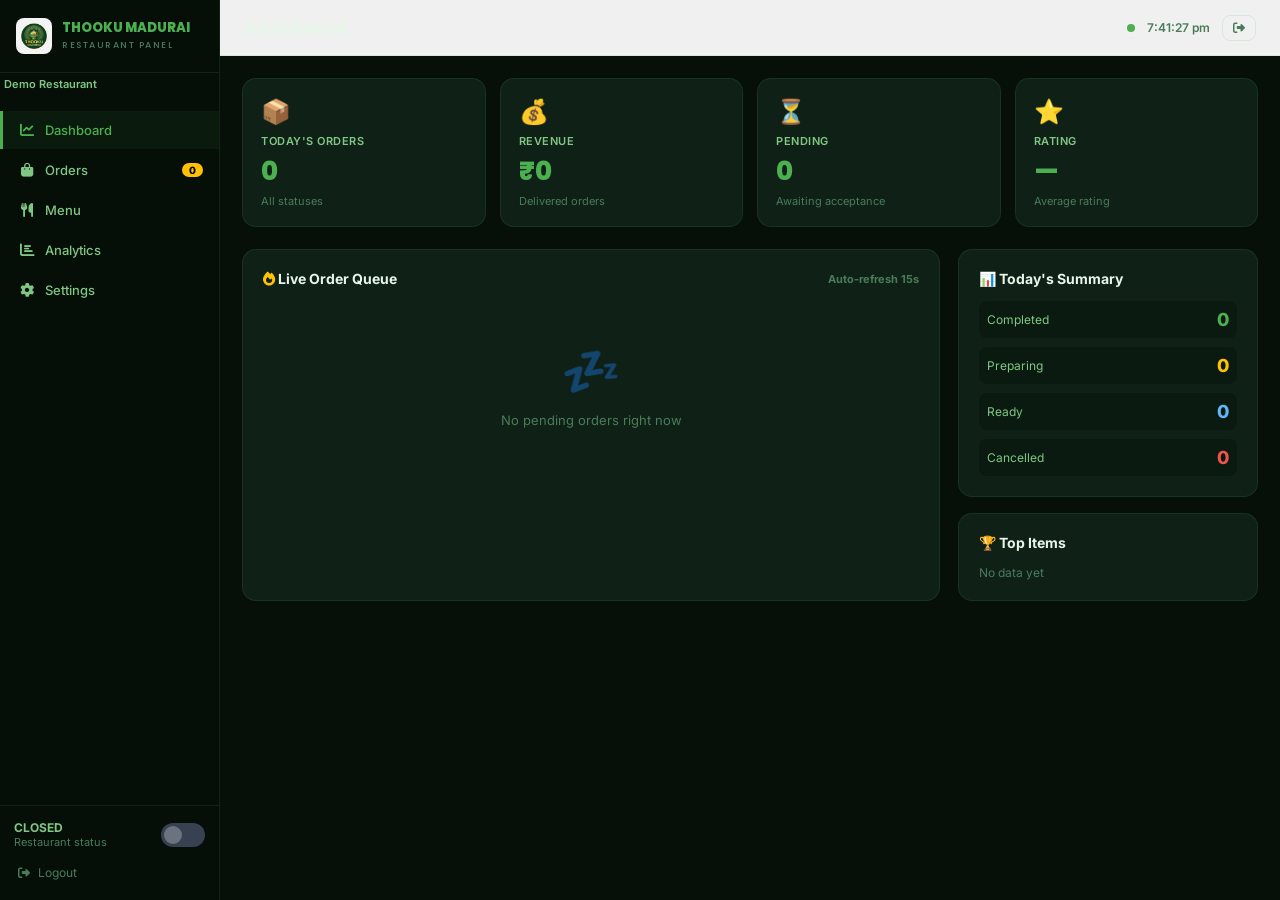
<file: frontend/rider-dashboard.html>
<!DOCTYPE html>
<html lang="en">
<head>
  <meta charset="UTF-8">
  <meta name="viewport" content="width=device-width, initial-scale=1.0, maximum-scale=1.0, user-scalable=no">
  <title>Rider Dashboard — Thooku Madurai</title>
  <link rel="icon" href="img/logo.png" type="image/png">
  <link rel="preconnect" href="https://fonts.googleapis.com">
  <link rel="preconnect" href="https://fonts.gstatic.com" crossorigin>
  <link href="https://fonts.googleapis.com/css2?family=Inter:wght@400;500;600;700;800&display=swap" rel="stylesheet">
  <link rel="stylesheet" href="https://cdnjs.cloudflare.com/ajax/libs/font-awesome/6.5.0/css/all.min.css">
  <style>
  .logout-corner{position:fixed;top:14px;right:14px;z-index:9999;background:#0f2016;border:1px solid rgba(76,175,80,.14);border-radius:10px;padding:8px 14px;cursor:pointer;font-size:13px;color:#81c784;display:flex;align-items:center;gap:6px;font-family:'Inter',sans-serif}
  .logout-corner:hover{background:rgba(239,83,80,.1);color:#ef5350}@media(max-width:480px){.logout-corner{top:8px;right:8px;padding:6px 10px;font-size:11px}}
  </style>
  <link rel="stylesheet" href="css/main.css">
  <script src="js/auth-guard.js"></script>
  <script src="https://cdn.socket.io/4.7.5/socket.io.min.js"></script>
  <style>
    :root{--primary:#1b6b3a;--accent:#4caf50;--gold:#ffc107;--dark:#060f08;--mid:#0a1a10;--card:#0f2016;--border:rgba(76,175,80,.12);--border-h:rgba(76,175,80,.3);--muted:#81c784;--dim:#4a7c59;--radius:16px;--trans:all .25s ease}
    *{margin:0;padding:0;box-sizing:border-box}
    body{font-family:'Inter',sans-serif;background:var(--dark);color:#e8f5e9;min-height:100vh;padding-bottom:72px}

    /* HEADER */
    .rider-header{position:fixed;top:0;left:0;right:0;z-index:100;background:rgba(10,26,16,.95);backdrop-filter:blur(20px);border-bottom:1px solid var(--border);height:60px;display:flex;align-items:center;padding:0 16px;justify-content:space-between}
    .rider-brand{display:flex;align-items:center;gap:8px;font-family:'Poppins',sans-serif;font-size:16px;font-weight:800;color:var(--accent)}
    .rider-profile{display:flex;align-items:center;gap:8px}
    .rider-avatar{width:36px;height:36px;background:var(--primary);border-radius:50%;display:flex;align-items:center;justify-content:center;font-size:18px;border:2px solid rgba(76,175,80,.4)}
    .rider-info{text-align:right}
    .rider-name{font-size:13px;font-weight:700}
    .rider-id-text{font-size:10px;color:var(--dim)}

    /* MAIN */
    .rider-main{margin-top:60px;padding:16px;max-width:460px;margin-left:auto;margin-right:auto}

    /* TAB BAR */
    .tab-bar{position:fixed;bottom:0;left:0;right:0;background:rgba(10,26,16,.98);border-top:1px solid var(--border);display:flex;height:62px;align-items:center;z-index:100}
    .tab-item{flex:1;display:flex;flex-direction:column;align-items:center;justify-content:center;gap:3px;cursor:pointer;transition:var(--trans);color:var(--dim);padding:6px 0;font-size:10px;font-weight:600}
    .tab-item.active{color:var(--accent)}
    .tab-item i{font-size:20px}

    /* CARDS */
    .card{background:var(--card);border:1px solid var(--border);border-radius:var(--radius);padding:18px;margin-bottom:14px;transition:var(--trans)}

    /* ONLINE TOGGLE */
    .online-card{background:linear-gradient(135deg,var(--card),var(--mid));border:1px solid var(--border);border-radius:var(--radius);padding:22px;margin-bottom:14px;text-align:center}
    .online-status-label{font-size:11px;font-weight:700;color:var(--dim);letter-spacing:1.5px;margin-bottom:6px}
    .online-status-text{font-size:20px;font-weight:800;margin-bottom:14px}
    .big-toggle{position:relative;width:72px;height:40px;margin:0 auto 12px}
    .big-toggle input{display:none}
    .big-slider{position:absolute;inset:0;background:#1a2e1a;border:2px solid #2a3a2a;border-radius:20px;cursor:pointer;transition:.4s}
    .big-slider::before{content:'';position:absolute;width:32px;height:32px;background:#4a5a4a;border-radius:50%;top:2px;left:2px;transition:.4s;box-shadow:0 2px 8px rgba(0,0,0,.4)}
    .big-toggle input:checked+.big-slider{background:var(--primary);border-color:var(--accent)}
    .big-toggle input:checked+.big-slider::before{transform:translateX(32px);background:var(--accent);box-shadow:0 0 14px rgba(76,175,80,.6)}
    .online-desc{font-size:12px;color:var(--dim)}

    /* EARNINGS CARD */
    .earnings-card{background:linear-gradient(135deg,var(--primary),#1a5e35);border:1px solid rgba(76,175,80,.3);border-radius:var(--radius);padding:20px;margin-bottom:14px}
    .earn-title{font-size:11px;color:rgba(255,255,255,.6);font-weight:600;letter-spacing:1px;margin-bottom:4px}
    .earn-amount{font-family:'Poppins',sans-serif;font-size:42px;font-weight:800;color:#fff}
    .earn-stats{display:flex;gap:20px;margin-top:12px}
    .earn-stat{text-align:center}
    .earn-stat-val{font-size:22px;font-weight:800;color:#fff}
    .earn-stat-label{font-size:11px;color:rgba(255,255,255,.6)}

    /* INCOMING DELIVERY */
    .incoming-card{border:2px solid var(--gold);border-radius:var(--radius);padding:16px;margin-bottom:14px;background:rgba(255,193,7,.03);animation:incomingPulse 2s infinite}
    .incoming-taken{background:rgba(239,83,80,.1);border:1px solid #ef5350;border-radius:var(--radius-sm);padding:10px 14px;margin-bottom:12px;color:#ef5350;font-weight:600;font-size:14px;text-align:center}
    @keyframes incomingPulse{0%,100%{box-shadow:0 0 0 0 rgba(255,193,7,.3)}50%{box-shadow:0 0 0 12px rgba(255,193,7,0)}}
    .incoming-header{display:flex;align-items:center;gap:8px;margin-bottom:12px}
    .incoming-title{font-weight:800;font-size:15px;color:var(--gold)}
    .countdown-badge{margin-left:auto;background:rgba(255,193,7,.15);border:1px solid rgba(255,193,7,.4);border-radius:20px;padding:4px 12px;font-size:14px;font-weight:800;color:var(--gold);font-family:'Poppins',sans-serif}
    .info-row{display:flex;align-items:center;gap:10px;padding:10px;background:var(--dark);border-radius:10px;margin-bottom:8px}
    .info-row-icon{width:32px;height:32px;border-radius:8px;display:flex;align-items:center;justify-content:center;font-size:16px;flex-shrink:0}
    .info-row-body{flex:1}
    .info-row-label{font-size:10px;color:var(--dim);font-weight:700;letter-spacing:1px}
    .info-row-val{font-size:13px;font-weight:700}
    .info-row-sub{font-size:11px;color:var(--dim)}
    .earn-highlight{display:flex;align-items:center;gap:8px;margin:10px 0}
    .earn-highlight-amt{font-size:28px;font-weight:800;color:var(--accent);font-family:'Poppins',sans-serif}
    .accept-reject{display:flex;gap:10px;margin-top:12px}
    .btn-reject-big{flex:1;padding:14px;background:rgba(239,83,80,.1);border:1px solid rgba(239,83,80,.3);color:#ef5350;border-radius:12px;font-size:14px;font-weight:700;cursor:pointer;transition:var(--trans)}
    .btn-reject-big:hover{background:rgba(239,83,80,.2)}
    .btn-accept-big{flex:2;padding:14px;background:linear-gradient(135deg,var(--primary),var(--accent));color:#fff;border:none;border-radius:12px;font-size:14px;font-weight:800;cursor:pointer;transition:var(--trans)}
    .btn-accept-big:hover{transform:translateY(-1px);box-shadow:0 6px 20px rgba(76,175,80,.4)}

    /* STEP PROGRESS */
    .step-progress{display:flex;align-items:center;gap:0;margin:14px 0}
    .step-dot{width:30px;height:30px;border-radius:50%;display:flex;align-items:center;justify-content:center;font-size:12px;font-weight:700;flex-shrink:0;border:2px solid var(--border);background:var(--card);color:var(--dim);transition:var(--trans)}
    .step-dot.done{background:var(--primary);border-color:var(--accent);color:var(--accent)}
    .step-dot.active{background:var(--accent);border-color:var(--accent);color:#fff;box-shadow:0 0 14px rgba(76,175,80,.5)}
    .step-line{flex:1;height:2px;background:var(--border)}
    .step-line.done{background:var(--accent)}
    .step-labels{display:flex;justify-content:space-between;font-size:10px;color:var(--dim);margin-bottom:12px}

    /* MAP PLACEHOLDER */
    .map-box{width:100%;height:170px;background:linear-gradient(135deg,#0a1e0f,#0d2514);border:1px solid var(--border);border-radius:var(--radius);display:flex;flex-direction:column;align-items:center;justify-content:center;position:relative;overflow:hidden;margin-bottom:10px}
    .map-route{position:absolute;height:2px;background:linear-gradient(90deg,transparent,var(--accent),transparent);width:70%;top:50%;border-radius:2px;animation:routeAnim 2s infinite}
    @keyframes routeAnim{0%,100%{opacity:.4}50%{opacity:1}}
    .map-nav-btn{position:absolute;bottom:10px;right:10px;padding:8px 14px;background:var(--accent);color:#fff;border:none;border-radius:8px;font-size:12px;font-weight:700;cursor:pointer;display:flex;align-items:center;gap:6px}

    /* ACTION BUTTONS */
    .btn-action{width:100%;padding:14px;border:none;border-radius:12px;font-size:14px;font-weight:800;cursor:pointer;transition:var(--trans);font-family:'Inter',sans-serif;margin-bottom:8px}
    .btn-pickup{background:rgba(33,150,243,.1);border:2px solid rgba(33,150,243,.3);color:#64b5f6}
    .btn-pickup:hover{background:rgba(33,150,243,.2)}
    .btn-deliver{background:linear-gradient(135deg,var(--primary),var(--accent));color:#fff}
    .btn-deliver:hover{transform:translateY(-1px);box-shadow:0 6px 20px rgba(76,175,80,.4)}
    .btn-call{display:flex;align-items:center;justify-content:center;gap:8px;padding:11px 18px;background:rgba(76,175,80,.1);border:1px solid var(--border-h);color:var(--accent);border-radius:12px;font-size:13px;font-weight:700;cursor:pointer;width:100%;margin-bottom:8px;transition:var(--trans)}
    .btn-call:hover{background:rgba(76,175,80,.2)}

    /* EARNINGS TAB */
    .period-tabs{display:flex;background:var(--dark);border:1px solid var(--border);border-radius:10px;padding:3px;margin-bottom:16px}
    .period-tab{flex:1;padding:8px;text-align:center;font-size:13px;font-weight:600;cursor:pointer;border-radius:8px;color:var(--dim);transition:var(--trans)}
    .period-tab.active{background:linear-gradient(135deg,var(--primary),#1a5535);color:var(--accent)}

    /* BAR CHART */
    .earn-bar-chart{display:flex;align-items:flex-end;gap:6px;height:110px;margin-bottom:8px}
    .earn-bar-wrap{flex:1;display:flex;flex-direction:column;align-items:center;gap:3px}
    .earn-bar{width:100%;border-radius:4px 4px 0 0;background:linear-gradient(180deg,var(--accent),var(--primary));transition:height .5s}
    .earn-bar-label{font-size:9px;color:var(--muted)}

    /* DELIVERY LIST */
    .delivery-item{display:flex;align-items:center;gap:12px;padding:13px;background:var(--mid);border:1px solid var(--border);border-radius:12px;margin-bottom:8px}
    .di-icon{width:40px;height:40px;background:var(--primary);border-radius:50%;display:flex;align-items:center;justify-content:center;font-size:18px;flex-shrink:0}
    .di-body{flex:1}
    .di-id{font-weight:700;font-size:13px}
    .di-route{font-size:11px;color:var(--muted)}
    .di-time{font-size:10px;color:var(--dim);margin-top:2px}
    .di-right{text-align:right}
    .di-amt{font-size:18px;font-weight:800;color:var(--accent)}
    .di-rating{font-size:12px;color:var(--gold)}

    /* PROFILE */
    .profile-avatar-wrap{text-align:center;padding:20px 0;margin-bottom:14px}
    .profile-avatar{width:80px;height:80px;background:linear-gradient(135deg,var(--primary),var(--accent));border-radius:50%;display:flex;align-items:center;justify-content:center;font-size:36px;margin:0 auto 12px;border:3px solid rgba(76,175,80,.4)}
    .profile-name-big{font-family:'Poppins',sans-serif;font-size:22px;font-weight:800}
    .profile-rating{color:var(--gold);font-size:16px;margin-top:4px}
    .doc-item{display:flex;align-items:center;justify-content:space-between;padding:13px;background:var(--dark);border-radius:10px;margin-bottom:8px}
    .doc-name{font-weight:600;font-size:13px}
    .doc-status{font-size:12px;font-weight:600}
    .doc-upload{padding:7px 14px;background:transparent;border:1px solid var(--border-h);color:var(--muted);border-radius:8px;font-size:12px;font-weight:600;cursor:pointer}

    /* FORM */
    .form-group{margin-bottom:13px}
    .form-label{display:block;font-size:12px;font-weight:600;color:var(--muted);margin-bottom:4px}
    .form-control{width:100%;padding:11px 13px;background:var(--dark);border:1px solid var(--border);border-radius:10px;color:#e8f5e9;font-size:13px;font-family:'Inter',sans-serif;outline:none;transition:var(--trans)}
    .form-control:focus{border-color:var(--accent)}
    .btn-save{width:100%;padding:13px;background:linear-gradient(135deg,var(--primary),var(--accent));color:#fff;border:none;border-radius:12px;font-size:14px;font-weight:800;cursor:pointer;margin-top:4px;transition:var(--trans)}
    .btn-save:hover{transform:translateY(-1px);box-shadow:0 6px 20px rgba(76,175,80,.3)}
    .btn-logout{width:100%;padding:12px;background:rgba(239,83,80,.08);border:1px solid rgba(239,83,80,.3);color:#ef5350;border-radius:12px;font-size:13px;font-weight:700;cursor:pointer;margin-top:8px;transition:var(--trans)}
    .btn-logout:hover{background:rgba(239,83,80,.15)}

    /* TOAST */
    .toast-container{position:fixed;bottom:80px;left:50%;transform:translateX(-50%);z-index:9999;display:flex;flex-direction:column;gap:8px;width:90%;max-width:380px}
    .toast{background:var(--card);border:1px solid var(--border);border-radius:12px;padding:12px 16px;display:flex;align-items:center;gap:10px;font-size:13px;font-weight:500;animation:toastSlide .3s ease;box-shadow:0 8px 24px rgba(0,0,0,.4)}
    .toast.success{border-color:rgba(76,175,80,.5)}
    .toast.error{border-color:rgba(239,83,80,.4)}
    .toast.warning{border-color:rgba(255,193,7,.4)}
    @keyframes toastSlide{from{opacity:0;transform:translateY(10px)}to{opacity:1;transform:none}}

    /* PERFORMANCE */
    .perf-grid{display:grid;grid-template-columns:1fr 1fr;gap:10px}
    .perf-card{padding:14px;background:var(--dark);border-radius:10px;text-align:center}
    .perf-val{font-size:24px;font-weight:800;color:var(--accent);font-family:'Poppins',sans-serif}
    .perf-label{font-size:11px;color:var(--dim);margin-top:2px}
  </style>
</head>
<body>

<!-- HEADER -->
<header class="rider-header">
  <div class="rider-brand"><span>🏍️</span> Rider</div>
  <div style="display:flex;align-items:center;gap:10px">
    <span id="gpsIndicator" style="font-size:11px;color:var(--dim);font-weight:600">📡 GPS Off</span>
    <div class="rider-profile">
      <div class="rider-info">
        <div class="rider-name" id="riderNameHeader">Loading...</div>
        <div class="rider-id-text" id="riderIdHeader">TM-R-001</div>
      </div>
      <button onclick="logout()" style="background:none;border:1px solid rgba(239,83,80,.3);border-radius:8px;padding:6px 10px;color:#ef5350;cursor:pointer;font-size:11px;display:flex;align-items:center;gap:4px" title="Logout"><i class="fas fa-sign-out-alt"></i></button>
      <div class="rider-avatar" id="riderAvatarEl">🏍️</div>
    </div>
  </div>
</header>


<!-- MAIN CONTENT -->
<main class="rider-main">

  <!-- ========== HOME TAB ========== -->
  <div id="tab-home">

    <!-- Online Toggle -->
    <div class="online-card">
      <div class="online-status-label">YOUR STATUS</div>
      <div class="online-status-text" id="onlineText">GO ONLINE TO EARN</div>
      <label class="big-toggle"><input type="checkbox" id="onlineToggle" onchange="toggleOnline()"><span class="big-slider"></span></label>
      <div class="online-desc" id="onlineDesc">Toggle to start receiving delivery requests</div>
    </div>

    <!-- Today's Earnings -->
    <div class="earnings-card">
      <div class="earn-title">TODAY'S EARNINGS</div>
      <div class="earn-amount" id="todayEarnings">₹0</div>
      <div class="earn-stats">
        <div class="earn-stat"><div class="earn-stat-val" id="todayDeliveries">0</div><div class="earn-stat-label">Deliveries</div></div>
        <div class="earn-stat"><div class="earn-stat-val" id="todayKm">—</div><div class="earn-stat-label">KMs</div></div>
        <div class="earn-stat"><div class="earn-stat-val" id="todayRating">—</div><div class="earn-stat-label">Rating</div></div>
      </div>
    </div>

    <!-- Incoming Delivery (shown when online) -->
    <div class="incoming-card" id="incomingCard" style="display:none">
      <div class="incoming-header">
        <span style="width:8px;height:8px;background:var(--gold);border-radius:50%;display:inline-block;animation:pulse 1.5s infinite"></span>
        <span class="incoming-title">NEW DELIVERY REQUEST</span>
        <span class="countdown-badge" id="countdownBadge">30s</span>
      </div>

      <div class="info-row">
        <div class="info-row-icon" style="background:rgba(76,175,80,.12)">🏪</div>
        <div class="info-row-body">
          <div class="info-row-label">PICKUP FROM</div>
          <div class="info-row-val" id="incomingPickup">—</div>
          <div class="info-row-sub" id="incomingPickupSub">Waiting for order...</div>
        </div>
      </div>

      <div class="info-row">
        <div class="info-row-icon" style="background:rgba(239,83,80,.12)">📍</div>
        <div class="info-row-body">
          <div class="info-row-label">DELIVER TO</div>
          <div class="info-row-val" id="incomingDrop">—</div>
          <div class="info-row-sub" id="incomingDropSub">—</div>
        </div>
      </div>

      <div class="earn-highlight">
        <div class="earn-highlight-amt">₹70</div>
        <div style="font-size:13px;color:var(--dim)">Delivery earnings</div>
      </div>

      <div class="accept-reject">
        <button class="btn-reject-big" onclick="rejectDelivery()"><i class="fas fa-times"></i> Reject</button>
        <button class="btn-accept-big" onclick="acceptDelivery()"><i class="fas fa-check"></i> Accept Delivery</button>
      </div>
    </div>

    <!-- Active Delivery (hidden initially) -->
    <div class="card" id="activeCard" style="display:none">
      <div style="display:flex;align-items:center;gap:8px;margin-bottom:14px">
        <span style="width:8px;height:8px;background:var(--accent);border-radius:50%;animation:pulse 1.5s infinite"></span>
        <span style="font-weight:800;font-size:15px">ACTIVE DELIVERY</span>
        <span id="activeOrderBadge" style="margin-left:6px;font-size:10px;background:rgba(255,152,0,.15);color:var(--gold-dark);padding:2px 8px;border-radius:8px">1/3</span>
        <span style="margin-left:auto;font-size:12px;color:var(--dim);background:rgba(76,175,80,.1);padding:3px 10px;border-radius:10px" id="activeOrderId">—</span>
      </div>

      <div class="step-progress">
        <div class="step-dot done" id="step1">✓</div>
        <div class="step-line done" id="line1"></div>
        <div class="step-dot active" id="step2">2</div>
        <div class="step-line" id="line2"></div>
        <div class="step-dot" id="step3">3</div>
      </div>
      <div class="step-labels"><span>Accepted</span><span>Picked Up</span><span>Delivered</span></div>

      <div class="map-box">
        <div class="map-route"></div>
        <span style="font-size:36px;margin-bottom:6px">🗺️</span>
        <span style="font-size:12px;color:var(--dim)">Live navigation active</span>
        <button class="map-nav-btn" onclick="openMaps()"><i class="fas fa-location-arrow"></i> Navigate</button>
      </div>

      <div class="info-row">
        <div class="info-row-icon" style="background:rgba(76,175,80,.12)">🏪</div>
        <div class="info-row-body">
          <div class="info-row-label">PICKUP</div>
          <div class="info-row-val" id="activePickup">—</div>
        </div>
      </div>

      <div class="info-row" style="border:1px solid rgba(239,83,80,.2);background:rgba(239,83,80,.04)">
        <div class="info-row-icon" style="background:rgba(239,83,80,.1)">🏠</div>
        <div class="info-row-body">
          <div class="info-row-label">DROP</div>
          <div class="info-row-val" id="activeDrop">—</div>
        </div>
      </div>

      <button class="btn-call" onclick="callCustomer(currentOrderId)">
        <i class="fas fa-phone-alt"></i> Call Customer
      </button>

      <button class="btn-action btn-pickup" id="pickupBtn" onclick="confirmPickup()">
        <i class="fas fa-box-open"></i> Confirm Pickup — Food Collected ✓
      </button>
      <button class="btn-action btn-deliver" onclick="confirmDelivery()">
        <i class="fas fa-check-circle"></i> Confirm Delivery — Order Delivered
      </button>
    </div>

    <!-- Performance -->
    <div class="card">
      <div style="font-size:14px;font-weight:700;margin-bottom:14px">Performance Summary</div>
      <div class="perf-grid">
        <div class="perf-card"><div class="perf-val">94%</div><div class="perf-label">Acceptance Rate</div></div>
        <div class="perf-card"><div class="perf-val">98%</div><div class="perf-label">On-Time Rate</div></div>
        <div class="perf-card"><div class="perf-val">247</div><div class="perf-label">Total Deliveries</div></div>
        <div class="perf-card"><div class="perf-val" style="color:var(--gold)">4.9 ⭐</div><div class="perf-label">Customer Rating</div></div>
      </div>
    </div>

  </div><!-- /home -->

  <!-- ========== EARNINGS TAB ========== -->
  <div id="tab-earnings" style="display:none">
    <h2 style="font-size:20px;font-weight:800;margin-bottom:16px">Earnings</h2>
    <div class="period-tabs">
      <div class="period-tab active" onclick="switchEarnPeriod('today',this)">Today</div>
      <div class="period-tab" onclick="switchEarnPeriod('week',this)">This Week</div>
      <div class="period-tab" onclick="switchEarnPeriod('month',this)">This Month</div>
    </div>

    <div class="earnings-card" style="margin-bottom:14px">
      <div class="earn-title" id="earnPeriodLabel">TODAY'S TOTAL</div>
      <div class="earn-amount" id="earnTotal">₹842</div>
      <div style="font-size:13px;color:rgba(255,255,255,.6);margin-top:4px" id="earnSubtitle">12 deliveries completed</div>
    </div>

    <div class="card">
      <div style="font-size:14px;font-weight:700;margin-bottom:12px">Daily Breakdown</div>
      <div class="earn-bar-chart" id="earnBarChart"></div>
      <div style="display:flex;justify-content:space-between" id="earnBarLabels"></div>
    </div>

    <div class="card">
      <div style="font-size:14px;font-weight:700;margin-bottom:12px">Today's Deliveries</div>
      <div id="earnDeliveryList"></div>
    </div>

    <div class="card" style="background:linear-gradient(135deg,rgba(27,107,58,.3),rgba(76,175,80,.1))">
      <div style="font-size:14px;font-weight:700;margin-bottom:10px">💳 Next Settlement</div>
      <div style="display:flex;justify-content:space-between;align-items:center">
        <div><div style="font-size:12px;color:var(--dim)">Settlement Date</div><div style="font-weight:700">Jun 10, 2026</div></div>
        <div style="text-align:right"><div style="font-size:12px;color:var(--dim)">Amount</div><div style="font-size:24px;font-weight:800;color:var(--accent)">₹5,240</div></div>
      </div>
    </div>
  </div>

  <!-- ========== HISTORY TAB ========== -->
  <div id="tab-history" style="display:none">
    <h2 style="font-size:20px;font-weight:800;margin-bottom:14px">Order History</h2>
    <div style="display:flex;gap:8px;margin-bottom:14px">
      <button class="period-tab active" style="border:1px solid var(--border);border-radius:20px;padding:6px 16px;flex:none" onclick="this.parentElement.querySelectorAll('button').forEach(b=>b.classList.remove('active'));this.classList.add('active')">All</button>
      <button class="period-tab" style="border:1px solid var(--border);border-radius:20px;padding:6px 16px;flex:none" onclick="this.parentElement.querySelectorAll('button').forEach(b=>b.classList.remove('active'));this.classList.add('active')">Completed</button>
      <button class="period-tab" style="border:1px solid var(--border);border-radius:20px;padding:6px 16px;flex:none" onclick="this.parentElement.querySelectorAll('button').forEach(b=>b.classList.remove('active'));this.classList.add('active')">Cancelled</button>
    </div>
    <div id="historyList"></div>
  </div>

  <!-- ========== PROFILE TAB ========== -->
  <div id="tab-profile" style="display:none">

    <div class="profile-avatar-wrap">
      <div class="profile-avatar" id="profileAvatar">🏍️</div>
      <div class="profile-name-big" id="profileNameBig">Suresh K.</div>
      <div style="font-size:13px;color:var(--dim);margin-top:2px" id="profileRiderID">Rider ID: TM-R-001</div>
      <div class="profile-rating">★★★★★ 4.9 · 247 deliveries</div>
    </div>

    <div class="card">
      <div style="font-weight:700;font-size:14px;margin-bottom:14px">👤 Personal Info</div>
      <div class="form-group"><label class="form-label">Full Name</label><input class="form-control" id="p_name" placeholder="Full name"></div>
      <div class="form-group"><label class="form-label">Phone (read-only)</label><input class="form-control" id="p_phone" readonly style="opacity:.6"></div>
      <div class="form-group"><label class="form-label">Email</label><input class="form-control" id="p_email" type="email" placeholder="your@email.com"></div>
    </div>

    <div class="card">
      <div style="font-weight:700;font-size:14px;margin-bottom:14px">🏍️ Vehicle Details</div>
      <div class="form-group"><label class="form-label">Vehicle Type</label>
        <select class="form-control" id="p_vehicle_type">
          <option>Bike (2-Wheeler)</option><option>Scooter</option><option>Electric Scooter</option><option>Bicycle</option>
        </select>
      </div>
      <div class="form-group"><label class="form-label">Vehicle Number</label><input class="form-control" id="p_vehicle_no" placeholder="TN 58 AB 1234" style="text-transform:uppercase"></div>
    </div>

    <div class="card">
      <div style="font-weight:700;font-size:14px;margin-bottom:14px">🏦 Bank Details</div>
      <div class="form-group"><label class="form-label">Account Holder Name</label><input class="form-control" id="p_acc_name" placeholder="Name as in bank account"></div>
      <div class="form-group"><label class="form-label">Account Number</label><input class="form-control" id="p_acc_no" placeholder="Bank account number" type="password"></div>
      <div class="form-group"><label class="form-label">IFSC Code</label><input class="form-control" id="p_ifsc" placeholder="e.g. SBIN0001234" style="text-transform:uppercase"></div>
      <div class="form-group"><label class="form-label">UPI ID</label><input class="form-control" id="p_upi" placeholder="yourname@upi"></div>
    </div>

    <div class="card">
      <div style="font-weight:700;font-size:14px;margin-bottom:14px">&#x1F4C4; Documents</div>
      <div style="font-size:12px;color:var(--dim);margin-bottom:14px">Upload clear photos/scans (JPG, PNG, or PDF)</div>

      <!-- Aadhaar Card -->
      <div class="doc-item" id="doc-aadhaar">
        <div>
          <div class="doc-name">Aadhaar Card</div>
          <div class="doc-status" id="doc-aadhaar-status" style="color:var(--accent)">&#x2705; Verified</div>
        </div>
        <label style="cursor:pointer">
          <span class="doc-upload">Re-upload</span>
          <input type="file" accept="image/*,.pdf" style="display:none" id="file-aadhaar" onchange="handleDocUpload('aadhaar', this)">
        </label>
      </div>
      <div id="preview-aadhaar" style="display:none;margin:-8px 0 12px;padding:8px;background:rgba(76,175,80,0.08);border-radius:8px;font-size:12px;color:var(--accent)"></div>

      <!-- Driving License -->
      <div class="doc-item" id="doc-license">
        <div>
          <div class="doc-name">Driving License</div>
          <div class="doc-status" id="doc-license-status" style="color:var(--accent)">&#x2705; Verified</div>
        </div>
        <label style="cursor:pointer">
          <span class="doc-upload">Re-upload</span>
          <input type="file" accept="image/*,.pdf" style="display:none" id="file-license" onchange="handleDocUpload('license', this)">
        </label>
      </div>
      <div id="preview-license" style="display:none;margin:-8px 0 12px;padding:8px;background:rgba(76,175,80,0.08);border-radius:8px;font-size:12px;color:var(--accent)"></div>

      <!-- Vehicle RC -->
      <div class="doc-item" id="doc-rc">
        <div>
          <div class="doc-name">Vehicle RC</div>
          <div class="doc-status" id="doc-rc-status" style="color:var(--gold)">&#x23F3; Pending Review</div>
        </div>
        <label style="cursor:pointer">
          <span class="doc-upload">Upload</span>
          <input type="file" accept="image/*,.pdf" style="display:none" id="file-rc" onchange="handleDocUpload('rc', this)">
        </label>
      </div>
      <div id="preview-rc" style="display:none;margin:-8px 0 12px;padding:8px;background:rgba(255,193,7,0.08);border-radius:8px;font-size:12px;color:var(--gold)"></div>
    </div>

    <button class="btn-save" onclick="saveProfile()"><i class="fas fa-save"></i> Save Profile</button>
    <button class="btn-logout" onclick="doLogout()"><i class="fas fa-sign-out-alt"></i> Logout</button>

  </div>
</main>

<!-- BOTTOM TAB BAR -->
<nav class="tab-bar">
  <div class="tab-item active" id="tabHome" onclick="switchTab('home')"><i class="fas fa-home"></i><span>Home</span></div>
  <div class="tab-item" id="tabEarnings" onclick="switchTab('earnings')"><i class="fas fa-rupee-sign"></i><span>Earnings</span></div>
  <div class="tab-item" id="tabHistory" onclick="switchTab('history')"><i class="fas fa-history"></i><span>History</span></div>
  <div class="tab-item" id="tabProfile" onclick="switchTab('profile')"><i class="fas fa-user"></i><span>Profile</span></div>
</nav>

<div class="toast-container" id="toastContainer"></div>

<script>
// ============================================================
// CONFIG
// ============================================================
const API_BASE = 'https://thookumadurai.onrender.com/api/v1';
const authData = JSON.parse(localStorage.getItem('tm_auth') || '{}');
const token    = authData.token || '';
const HEADERS  = { 'Authorization': `Bearer ${token}`, 'Content-Type': 'application/json' };
const RIDER_ID = authData.rider_id || authData.user_id || authData.id || '';

let isOnline = false;
let countdownTimer, deliveryStep = 1, currentOrderId = null;
let currentLat = 9.9252, currentLng = 78.1198;
let activeOrder = null;
let socket = null;
let pendingCallOffer = null;
let HISTORY_ORDERS = [];

function logout() {
  localStorage.removeItem('tm_auth');
  window.location.href = 'login.html';
}

function formatAddr(addr) {
  if (!addr || typeof addr !== 'object') return '—';
  return [addr.street, addr.area, addr.city].filter(Boolean).join(', ');
}

async function loadRiderOrders() {
  if (!token) return;
  try {
    const res = await fetch(`${API_BASE}/riders/orders`, { headers: HEADERS });
    const data = await res.json();
    if (!res.ok || !data.success) return;
    const orders = data.data || [];

    // Check for an active delivery already assigned to this rider
    const active = orders.find(o => ['preparing', 'ready_for_pickup', 'out_for_delivery'].includes(o.status));
    if (active) {
      activeOrder = active;
      currentOrderId = active._id;
      if (socket && socket.connected) socket.emit('join_order', { order_id: active._id });
      const pickupEl = document.getElementById('incomingPickup');
      const dropEl = document.getElementById('incomingDrop');
      if (pickupEl) pickupEl.textContent = active.restaurant_name || 'Restaurant';
      if (dropEl) dropEl.textContent = formatAddr(active.delivery_address);
      const activeIdEl = document.getElementById('activeOrderId');
      if (activeIdEl) activeIdEl.textContent = active._id;
      const ap = document.getElementById('activePickup');
      const ad = document.getElementById('activeDrop');
      if (ap) ap.textContent = active.restaurant_name || 'Restaurant';
      if (ad) ad.textContent = formatAddr(active.delivery_address);
      document.getElementById('incomingCard').style.display = 'none';
      document.getElementById('activeCard').style.display = 'block';
      HISTORY_ORDERS = orders.filter(o => ['delivered', 'cancelled'].includes(o.status)).map(o => ({
        id: o._id, pickup: o.restaurant_name || 'Restaurant',
        drop: formatAddr(o.delivery_address), amt: 70, rating: 5,
        date: new Date((o.delivered_at || o.created_at) * 1000).toLocaleDateString('en-IN'),
        status: o.status === 'cancelled' ? 'cancelled' : 'delivered'
      }));
      renderHistory();
      renderEarnDeliveries();
      return;
    }

    // No active delivery — only show incoming card if this rider was offered via socket
    // (sequential offers come via socket event 'delivery_offer', not by polling)
    if (!document.getElementById('incomingCard').style.display || document.getElementById('incomingCard').style.display === 'none') {
      document.getElementById('activeCard').style.display = 'none';
    }

    HISTORY_ORDERS = orders.filter(o => ['delivered', 'cancelled'].includes(o.status)).map(o => ({
      id: o._id, pickup: o.restaurant_name || 'Restaurant',
      drop: formatAddr(o.delivery_address), amt: 70, rating: 5,
      date: new Date((o.delivered_at || o.created_at) * 1000).toLocaleDateString('en-IN'),
      status: o.status === 'cancelled' ? 'cancelled' : 'delivered'
    }));
    renderHistory();
    renderEarnDeliveries();
  } catch (e) {
    console.warn('Rider orders load failed:', e.message);
  }
}

async function loadRiderEarnings() {
  try {
    const res = await fetch(`${API_BASE}/riders/earnings?period=today`, { headers: HEADERS });
    const data = await res.json();
    if (res.ok && data.data) {
      document.getElementById('todayEarnings').textContent = '₹' + (data.data.amount || 0).toLocaleString();
      document.getElementById('todayDeliveries').textContent = data.data.deliveries || 0;
    }
  } catch {}
}

// ============================================================
// INIT
// ============================================================
document.addEventListener('DOMContentLoaded', () => {
  // Set user info from auth
  const name = authData.name || 'Suresh K.';
  document.getElementById('riderNameHeader').textContent = name;
  document.getElementById('profileNameBig').textContent = name;
  if (authData.phone) {
    document.getElementById('p_phone').value = '+91' + authData.phone;
    document.getElementById('riderIdHeader').textContent = 'ID: ' + (authData.user_id || 'TM-R-001').slice(-6);
  }
  document.getElementById('p_name').value = name;

  if (!RIDER_ID) {
    showToast('Rider session invalid. Please login again.', 'error');
    setTimeout(() => window.location.href = 'login.html', 1500);
    return;
  }
  if (!authData.phone) {
    showToast('Add your mobile number in Profile for masked calls', 'warning');
  }
  renderEarnings();
  renderHistory();
  renderEarnDeliveries();
  loadRiderOrders();
  loadRiderEarnings();
  startGPS();
  setInterval(loadRiderOrders, 20000);

  // Register Service Worker + subscribe to push
  if ('serviceWorker' in navigator && 'PushManager' in window) {
    navigator.serviceWorker.register('/sw.js').then(function(reg) {
      navigator.serviceWorker.addEventListener('message', function(event) {
        if (event.data && event.data.type === 'THOOKU_INCOMING_CALL') {
          _tryHandleIncomingCall(event.data);
        }
      });
      reg.pushManager.subscribe({ userVisibleOnly: true, applicationServerKey: urlB64ToUint8Array('BNnzcMGGloSz2cEO5alGmpncGahhiXSfzTQEAUh5gd7NHQgkpTv6edQeaoUPNGCXQRoDS5BjwloIa8utWD2ueEs') }).then(function(sub) {
        if (token) {
          fetch(API_BASE + '/push/subscribe', {
            method: 'POST',
            headers: { 'Content-Type': 'application/json', 'Authorization': 'Bearer ' + token },
            body: JSON.stringify({ subscription: sub.toJSON() })
          }).catch(function(){});
        }
      }).catch(function(){});
    }).catch(function(){});
  }

  // Socket.IO for real-time updates
  try {
    socket = io('https://thookumadurai.onrender.com', { transports: ['websocket', 'polling'], timeout: 5000 });
    socket.on('connect', () => {
      if (RIDER_ID) {
        socket.emit('join_rider', { rider_id: RIDER_ID });
        if (currentOrderId) socket.emit('join_order', { order_id: currentOrderId });
      }
    });
    socket.on('new_order', (data) => {
      if (data.order_id) loadRiderOrders();
    });
    // Sequential delivery offer — targeted to this specific rider
    socket.on('delivery_offer', (data) => {
      if (data.order_id) {
        currentOrderId = data.order_id;
        activeOrder = data;
        const pickupEl = document.getElementById('incomingPickup');
        const dropEl = document.getElementById('incomingDrop');
        if (pickupEl) pickupEl.textContent = data.restaurant_name || 'Restaurant';
        if (dropEl) dropEl.textContent = data.delivery_address ? formatAddr(data.delivery_address) : '📍 Customer address';
        var inc = document.getElementById('incomingCard');
        if (inc) { inc.style.display = 'block'; }
        var act = document.getElementById('activeCard');
        if (act) { act.style.display = 'none'; }
        showToast('📦 New delivery offer! You have 30s to accept.', 'warning');
        startAcceptCountdown();
        playRingtone();
      }
    });
    socket.on('order_taken', (data) => {
      if (currentOrderId && data.order_id === currentOrderId) {
        document.getElementById('incomingCard').style.display = 'none';
        currentOrderId = null;
        // Show prominent "taken" notice
        showToast('❌ This order was taken by another rider', 'error');
        document.getElementById('incomingTakenNotice')?.remove();
        var notice = document.createElement('div');
        notice.id = 'incomingTakenNotice';
        notice.className = 'incoming-taken';
        notice.innerHTML = '<i class="fas fa-user-clock"></i> Order taken by another rider';
        var container = document.getElementById('incomingCard').parentElement;
        if (container) container.insertBefore(notice, container.firstChild);
        setTimeout(function(){
          var n = document.getElementById('incomingTakenNotice');
          if (n) n.remove();
        }, 5000);
        loadRiderOrders();
      }
    });
    socket.on('delivery_assigned', () => { loadRiderOrders(); });
    setupCallSocketHandlers(socket);
  } catch (e) { console.warn('Socket.IO not available:', e); }
});

// ============================================================
// TAB SWITCHING
// ============================================================
function switchTab(tab) {
  ['home','earnings','history','profile'].forEach(t => {
    document.getElementById('tab-' + t).style.display = 'none';
    document.getElementById('tab' + t.charAt(0).toUpperCase() + t.slice(1)).classList.remove('active');
  });
  document.getElementById('tab-' + tab).style.display = 'block';
  document.getElementById('tab' + tab.charAt(0).toUpperCase() + tab.slice(1)).classList.add('active');
}

// ============================================================
// ONLINE TOGGLE
// ============================================================
async function toggleOnline() {
  isOnline = document.getElementById('onlineToggle').checked;
  const txt  = document.getElementById('onlineText');
  const desc = document.getElementById('onlineDesc');

  if (isOnline) {
    txt.textContent  = '🟢 ONLINE — READY TO DELIVER';
    txt.style.color  = 'var(--accent)';
    desc.textContent = 'You are now receiving delivery requests';
    loadRiderOrders().then(() => {
      if (currentOrderId) document.getElementById('incomingCard').style.display = 'block';
    });
    startAcceptCountdown();
    showToast('✅ You are now ONLINE. Start earning!', 'success');
  } else {
    txt.textContent  = 'GO ONLINE TO EARN';
    txt.style.color  = '';
    desc.textContent = 'Toggle to start receiving delivery requests';
    document.getElementById('incomingCard').style.display = 'none';
    if (countdownTimer) clearInterval(countdownTimer);
    showToast('🔴 You are now OFFLINE', 'warning');
  }

  try {
    await fetch(`${API_BASE}/riders/status`, { method:'PATCH', headers:HEADERS, body:JSON.stringify({ is_online: isOnline }) });
  } catch {}
}

// ============================================================
// COUNTDOWN
// ============================================================
function startAcceptCountdown() {
  let secs = 30;
  const badge = document.getElementById('countdownBadge');
  if (countdownTimer) clearInterval(countdownTimer);
  countdownTimer = setInterval(() => {
    secs--;
    badge.textContent = secs + 's';
    if (secs <= 0) {
      clearInterval(countdownTimer);
      document.getElementById('incomingCard').style.display = 'none';
      showToast('⏰ Timeout — order offered to another rider', 'warning');
      // Notify backend this rider timed out
      if (currentOrderId) {
        fetch(API_BASE + '/orders/' + currentOrderId + '/rider-timeout', { method: 'POST', headers: HEADERS }).catch(function(){});
        currentOrderId = null;
      }
    }
  }, 1000);
}

// ============================================================
// DELIVERY FLOW
// ============================================================
async function acceptDelivery() {
  if (!currentOrderId) { showToast('No delivery request', 'warning'); return; }
  clearInterval(countdownTimer);
  showToast('⏳ Claiming delivery...', 'warning');
  try {
    const res = await fetch(`${API_BASE}/riders/delivery/accept/${currentOrderId}`, { method: 'POST', headers: HEADERS });
    if (res.status === 409) {
      showToast('❌ Order already taken by another rider', 'error');
      document.getElementById('incomingCard').style.display = 'none';
      currentOrderId = null;
      await loadRiderOrders();
      return;
    }
    if (!res.ok) {
      const errData = await res.json().catch(() => ({}));
      showToast('❌ ' + (errData.message || 'Failed to accept'), 'error');
      document.getElementById('incomingCard').style.display = 'none';
      currentOrderId = null;
      await loadRiderOrders();
      return;
    }
    document.getElementById('incomingCard').style.display = 'none';
    document.getElementById('activeCard').style.display = 'block';
    deliveryStep = 1;
    showToast('✅ Delivery accepted! Head to the restaurant.', 'success');
    await loadRiderOrders();
  } catch {
    showToast('❌ Failed to accept delivery', 'error');
    document.getElementById('incomingCard').style.display = 'none';
    currentOrderId = null;
  }
}

async function rejectDelivery() {
  if (!currentOrderId) return;
  clearInterval(countdownTimer);
  document.getElementById('incomingCard').style.display = 'none';
  showToast('Delivery rejected, finding next rider...', 'warning');
  try {
    await fetch(`${API_BASE}/orders/${currentOrderId}/reject-delivery`, { method: 'PATCH', headers: HEADERS });
    currentOrderId = null;
    await loadRiderOrders();
  } catch {}
}

function confirmPickup() {
  if (deliveryStep < 2) {
    document.getElementById('step2').className = 'step-dot done';
    document.getElementById('step2').textContent = '✓';
    document.getElementById('step3').className = 'step-dot active';
    document.getElementById('step3').textContent = '3';
    document.getElementById('line1').className = 'step-line done';
    document.getElementById('pickupBtn').textContent = '✅ Food Picked Up';
    document.getElementById('pickupBtn').disabled = true;
    document.getElementById('pickupBtn').style.opacity = '0.5';
    deliveryStep = 2;
    showToast('📦 Pickup confirmed! Head to the customer.', 'success');
    try { fetch(`${API_BASE}/riders/delivery/${currentOrderId}/pickup`, { method: 'POST', headers: HEADERS }); } catch {}
  }
}

function confirmDelivery() {
  if (!document.getElementById('pickupBtn').disabled) {
    showToast('Please confirm pickup first', 'warning'); return;
  }
  document.getElementById('step3').className = 'step-dot done';
  document.getElementById('step3').textContent = '✓';
  document.getElementById('line2').className = 'step-line done';
  document.getElementById('activeCard').style.display = 'none';

  // Update earnings
  const curr = parseInt(document.getElementById('todayEarnings').textContent.replace(/[₹,]/g,''))||0;
  document.getElementById('todayEarnings').textContent = '₹' + (curr+70).toLocaleString();
  document.getElementById('todayDeliveries').textContent = parseInt(document.getElementById('todayDeliveries').textContent)+1;

  showToast('🎉 Delivery complete! ₹70 added to your earnings.', 'success');
  try {
    fetch(`${API_BASE}/riders/delivery/${currentOrderId}/deliver`, { method: 'POST', headers: HEADERS });
    currentOrderId = null;
    loadRiderOrders();
    loadRiderEarnings();
  } catch {}
}

// ============================================================
// WEBRTC CALLING
// ============================================================
let pc = null;
let callOrderId = '';
let callTargetName = '';
let callTimerInterval = null;
let callStartTime = null;
let callMuted = false;
let callStream = null;
let callFallbackTimer = null;
let _audioCtx = null;
let _ringtoneInterval = null;

function playRingtone() {
  stopRingtone();
  if (!_audioCtx) _audioCtx = new (window.AudioContext || window.webkitAudioContext)();
  if (_audioCtx.state === 'suspended') _audioCtx.resume();
  _ringtoneInterval = setInterval(function() {
    try {
      if (!_audioCtx) return;
      var osc = _audioCtx.createOscillator();
      var gain = _audioCtx.createGain();
      gain.gain.value = 0.3;
      osc.type = 'sine';
      osc.frequency.value = 440;
      osc.connect(gain);
      gain.connect(_audioCtx.destination);
      osc.start();
      osc.stop(_audioCtx.currentTime + 0.4);
    } catch(e) {}
  }, 800);
}
function stopRingtone() {
  if (_ringtoneInterval) { clearInterval(_ringtoneInterval); _ringtoneInterval = null; }
}

function unlockAudio() {
  if (!_audioCtx) {
    _audioCtx = new (window.AudioContext || window.webkitAudioContext)();
  }
  if (_audioCtx.state === 'suspended') {
    _audioCtx.resume();
  }
}

function getCallConfig() {
  return { iceServers: [
    { urls: ['stun:stun.l.google.com:19302', 'stun:stun1.l.google.com:19302', 'stun:stun2.l.google.com:19302', 'stun:stun3.l.google.com:19302'] },
    { urls: ['turn:openrelay.metered.ca:80', 'turn:openrelay.metered.ca:443'], username: 'openrelayproject', credential: 'openrelayproject' },
    { urls: ['turns:openrelay.metered.ca:443', 'turn:openrelay.metered.ca:443?transport=tcp'], username: 'openrelayproject', credential: 'openrelayproject' }
  ], iceCandidatePoolSize: 10 };
}

function createPeerConnection(orderId, onRemoteStream) {
  const cfg = getCallConfig();
  const p = new RTCPeerConnection(cfg);
  p.onicecandidate = function(e) {
    if (e.candidate) {
      socket.emit('ice_candidate', { order_id: orderId, candidate: e.candidate });
    }
  };
  p.oniceconnectionstatechange = function() {
    console.log('ICE state:', p.iceConnectionState, 'for order', orderId);
    var statusEl = document.getElementById('callOverlayStatus');
    if (p.iceConnectionState === 'connected' || p.iceConnectionState === 'completed') {
      document.getElementById('callOverlayIcon').textContent = '🔊';
      if (statusEl) statusEl.textContent = 'Connected';
      startCallTimer();
    } else if (p.iceConnectionState === 'checking') {
      if (statusEl) statusEl.textContent = 'Connecting...';
    } else if (p.iceConnectionState === 'disconnected') {
      if (statusEl) statusEl.textContent = 'Reconnecting...';
    } else if (p.iceConnectionState === 'failed') {
      if (statusEl) statusEl.textContent = 'Call failed';
      showToast('Call connection failed. Check network.', 'error');
    }
  };
  p.ontrack = function(e) {
    if (onRemoteStream) onRemoteStream(e.streams[0]);
  };
  return p;
}

function showIncomingCall(data) {
  const overlay = document.getElementById('incomingCallOverlay');
  if (!overlay) return;
  document.getElementById('incomingCallName').textContent = data.caller_name || 'Customer';
  document.getElementById('incomingCallOrder').textContent = 'Order #' + (data.order_id || '').substring(0,8);
  callOrderId = data.order_id;
  overlay.style.display = 'flex';
  playRingtone();
}

function hideIncomingCall() {
  const overlay = document.getElementById('incomingCallOverlay');
  if (overlay) overlay.style.display = 'none';
  stopRingtone();
}

function playRemoteStream(stream) {
  if (!stream) return;
  if (!stream.getAudioTracks().length) { console.warn('No audio tracks in remote stream'); return; }
  try {
    if (!_audioCtx || _audioCtx.state === 'closed') _audioCtx = new (window.AudioContext || window.webkitAudioContext)();
    if (_audioCtx.state === 'suspended') _audioCtx.resume();
    var src = _audioCtx.createMediaStreamSource(stream);
    src.connect(_audioCtx.destination);
  } catch(e) { console.warn('AudioContext error:', e); }
  try {
    var audio = document.getElementById('callAudio');
    if (!audio) {
      audio = new Audio();
      audio.id = 'callAudio';
      audio.setAttribute('playsinline', '');
      audio.style.display = 'none';
      document.body.appendChild(audio);
    }
    audio.muted = false;
    audio.volume = 1.0;
    audio.srcObject = stream;
    audio.play().catch(function(e){ console.warn('Audio element play error:', e); });
  } catch(e) { /* ignore */ }
}

function showCallOverlay(name, status) {
  hideIncomingCall();
  const o = document.getElementById('callOverlay');
  if (o) {
    o.style.display = 'flex';
    const nameEl = document.getElementById('callOverlayName');
    const statusEl = document.getElementById('callOverlayStatus');
    if (nameEl) nameEl.textContent = name || 'Call';
    if (statusEl) statusEl.textContent = status || 'Connected';
  }
}

function hideCallOverlay() {
  const o = document.getElementById('callOverlay');
  if (o) o.style.display = 'none';
}

function startCallTimer() {
  callStartTime = Date.now();
  const statusEl = document.getElementById('callOverlayStatus');
  if (callTimerInterval) clearInterval(callTimerInterval);
  callTimerInterval = setInterval(function() {
    if (!callStartTime) return;
    const secs = Math.floor((Date.now() - callStartTime) / 1000);
    const m = String(Math.floor(secs / 60)).padStart(2, '0');
    const s = String(secs % 60).padStart(2, '0');
    if (statusEl) statusEl.textContent = m + ':' + s;
  }, 1000);
}

function stopCallTimer() {
  if (callTimerInterval) { clearInterval(callTimerInterval); callTimerInterval = null; }
  callStartTime = null;
}

async function endCall() {
  stopRingtone();
  if (callFallbackTimer) { clearTimeout(callFallbackTimer); callFallbackTimer = null; }
  if (pc) { pc.close(); pc = null; }
  if (callStream) { callStream.getTracks().forEach(function(t) { t.stop(); }); callStream = null; }
  stopCallTimer();
  hideCallOverlay();
  hideIncomingCall();
  if (callOrderId) { socket.emit('call_end', { order_id: callOrderId }); callOrderId = ''; }
  callTargetName = '';
  pendingCallOffer = null;
}

function toggleMute() {
  callMuted = !callMuted;
  if (callStream) callStream.getAudioTracks().forEach(function(t) { t.enabled = !callMuted; });
}

async function answerCall() {
  if (!callOrderId) return;
  unlockAudio();
  hideIncomingCall();
  showCallOverlay(callTargetName || 'Customer', 'Connecting...');
  try {
    const stream = await navigator.mediaDevices.getUserMedia({ audio: true, video: false });
    callStream = stream;
    pc = createPeerConnection(callOrderId, function(remoteStream) {
      if (callFallbackTimer) { clearTimeout(callFallbackTimer); callFallbackTimer = null; }
      playRemoteStream(remoteStream);
      startCallTimer();
    });
    stream.getTracks().forEach(function(t) { pc.addTrack(t, stream); });
    if (pendingCallOffer) {
      await pc.setRemoteDescription(new RTCSessionDescription(pendingCallOffer));
      const answer = await pc.createAnswer();
      await pc.setLocalDescription(answer);
      socket.emit('call_answer', { order_id: callOrderId, sdp: answer });
      pendingCallOffer = null;
    }
  } catch(e) {
    showToast('Call error: ' + e.message, 'error');
    endCall();
  }
}

function declineCall() {
  if (callOrderId) socket.emit('call_decline', { order_id: callOrderId });
  hideIncomingCall();
  callOrderId = '';
  pendingCallOffer = null;
}

async function callCustomer(orderId) {
  if (!orderId) { showToast('No active order to call', 'warning'); return; }
  unlockAudio();
  callOrderId = orderId;
  callTargetName = document.getElementById('activeDrop')?.textContent || 'Customer';
  showCallOverlay(callTargetName, 'Ringing...');
  try {
    const stream = await navigator.mediaDevices.getUserMedia({ audio: true, video: false });
    callStream = stream;
    pc = createPeerConnection(orderId, function(remoteStream) {
      if (callFallbackTimer) { clearTimeout(callFallbackTimer); callFallbackTimer = null; }
      playRemoteStream(remoteStream);
      startCallTimer();
    });
    stream.getTracks().forEach(function(t) { pc.addTrack(t, stream); });
    const offer = await pc.createOffer();
    await pc.setLocalDescription(offer);
    const callId = orderId + '_' + Date.now();
    socket.emit('call_offer', { order_id: orderId, sdp: offer, caller_name: authData.name || 'Rider', callId: callId, caller_role: 'rider' });

    // Send push notification to customer
    try {
      var order = activeOrder;
      var custPhone = (order && (order.customer_phone || '')) || '';
      if (custPhone) {
        await fetch(API_BASE + '/push/call-customer', {
          method: 'POST',
          headers: { 'Content-Type': 'application/json', 'Authorization': 'Bearer ' + token },
          body: JSON.stringify({ customerPhone: custPhone, callId: callId, orderId: orderId, callerName: authData.name || 'Rider' })
        });
      }
    } catch(e) {}
  } catch (e) {
    showToast('Call failed: ' + e.message, 'error');
  }
}

function setupCallSocketHandlers(sock) {
  sock.on('call_offer', async function(data) {
    if (!data.order_id) return;
    if (pc || pendingCallOffer) return; // Already on a call or have pending offer
    pendingCallOffer = data.sdp;
    if (document.getElementById('incomingCallOverlay') && data.caller_name) {
      showIncomingCall(data);
      callOrderId = data.order_id;
      callTargetName = data.caller_name;
    }
  });
  sock.on('call_answer', async function(data) {
    if (data.order_id !== callOrderId || !pc) return;
    try {
      await pc.setRemoteDescription(new RTCSessionDescription(data.sdp));
      if (callFallbackTimer) { clearTimeout(callFallbackTimer); callFallbackTimer = null; }
      startCallTimer();
    } catch(e) { showToast('Call error', 'error'); }
  });
  sock.on('ice_candidate', function(data) {
    if (data.order_id !== callOrderId || !pc || !data.candidate) return;
    pc.addIceCandidate(new RTCIceCandidate(data.candidate)).catch(function(){});
  });
  sock.on('call_end', function(data) {
    if (data.order_id !== callOrderId) return;
    showToast('📞 Call ended', 'warning');
    endCall();
  });
  sock.on('call_decline', function(data) {
    if (data.order_id !== callOrderId) return;
    showToast('📞 Call declined', 'warning');
    endCall();
  });
}

// ============================================================
// MAPS
// ============================================================
function openMaps() {
  window.open(`https://maps.google.com/maps?q=${currentLat},${currentLng}&navigate=yes`, '_blank');
}

// ============================================================
// GPS TRACKING — sends every 4s with heading + order_id
// ============================================================
let _lastLat = null, _lastLng = null, _lastHeading = 0, _gpsTimer = null;

function startGPS() {
  if (!navigator.geolocation) {
    showToast('GPS not available on this device', 'warning');
    return;
  }

  // Watch position continuously for heading calculation
  navigator.geolocation.watchPosition(function(pos) {
    var newLat = pos.coords.latitude;
    var newLng = pos.coords.longitude;
    // Calculate heading from movement
    if (_lastLat !== null) {
      var dLng = newLng - _lastLng;
      var dLat = newLat - _lastLat;
      if (Math.abs(dLat) > 0.000001 || Math.abs(dLng) > 0.000001) {
        _lastHeading = Math.atan2(dLng, dLat) * 180 / Math.PI;
      }
    }
    _lastLat = currentLat = newLat;
    _lastLng = currentLng = newLng;
    updateGPSIndicator(true);
  }, function(err) {
    updateGPSIndicator(false);
  }, { enableHighAccuracy: true, maximumAge: 0 });

  // Push location every 4 seconds when online
  _gpsTimer = setInterval(function() {
    if (!isOnline || _lastLat === null) return;
    var body = {
      lat: currentLat,
      lng: currentLng,
      heading: _lastHeading,
      order_id: currentOrderId || undefined,
    };
    // Send to new tracking endpoint (emits Socket.IO)
    fetch(API_BASE + '/tracking/rider/' + RIDER_ID + '/location', {
      method: 'POST', headers: HEADERS, body: JSON.stringify(body)
    }).catch(function() {
      // Fallback to riders/location
      fetch(API_BASE + '/riders/location', {
        method: 'PATCH', headers: HEADERS, body: JSON.stringify(body)
      }).catch(function(){});
    });
  }, 4000);
}

function updateGPSIndicator(ok) {
  var el = document.getElementById('gpsIndicator');
  if (el) {
    el.textContent = ok ? '📡 GPS Active' : '📡 GPS Error';
    el.style.color = ok ? 'var(--accent)' : '#ef5350';
  }
}

// ============================================================
// EARNINGS
// ============================================================
const EARN_DATA = {
  today: { label:'TODAY\'S TOTAL', amt:'₹0', sub:'0 deliveries', vals:[0], labels:['—'] },
  week:  { label:'WEEKLY TOTAL',   amt:'₹0', sub:'0 deliveries', vals:[0], labels:['—'] },
  month: { label:'MONTHLY TOTAL',  amt:'₹0', sub:'0 deliveries', vals:[0], labels:['—'] },
};

function switchEarnPeriod(period, btn) {
  document.querySelectorAll('.period-tab').forEach(b=>b.classList.remove('active'));
  btn.classList.add('active');
  const d = EARN_DATA[period];
  document.getElementById('earnPeriodLabel').textContent = d.label;
  document.getElementById('earnTotal').textContent = d.amt;
  document.getElementById('earnSubtitle').textContent = d.sub;
  renderEarnings(d);
}

function renderEarnings(d = EARN_DATA.today) {
  const max = Math.max(...d.vals);
  document.getElementById('earnBarChart').innerHTML = d.vals.map((v,i)=>`
    <div class="earn-bar-wrap">
      <div style="font-size:9px;color:var(--accent)">₹${v}</div>
      <div class="earn-bar" style="height:${(v/max)*80}px"></div>
      <div class="earn-bar-label">${d.labels[i]}</div>
    </div>`).join('');
}

function renderEarnDeliveries() {
  const list = HISTORY_ORDERS.filter(o => o.status === 'delivered').slice(0, 8);
  if (!list.length) {
    document.getElementById('earnDeliveryList').innerHTML = '<div style="text-align:center;padding:16px;color:var(--dim)">No deliveries today yet</div>';
    return;
  }
  document.getElementById('earnDeliveryList').innerHTML = list.map(d=>`
    <div class="delivery-item">
      <div class="di-icon">🚴</div>
      <div class="di-body">
        <div class="di-id">${d.id}</div>
        <div class="di-route">${d.pickup} → ${d.drop}</div>
        <div class="di-time">${d.date || ''}</div>
      </div>
      <div class="di-right"><div class="di-amt">₹${d.amt}</div></div>
    </div>`).join('');
}

// ============================================================
// HISTORY
// ============================================================
function renderHistory() {
  if (!HISTORY_ORDERS.length) {
    document.getElementById('historyList').innerHTML = '<div style="text-align:center;padding:24px;color:var(--dim)">No delivery history yet</div>';
    return;
  }
  document.getElementById('historyList').innerHTML = HISTORY_ORDERS.map(o=>`
    <div class="delivery-item">
      <div class="di-icon">${o.status==='cancelled'?'❌':'✅'}</div>
      <div class="di-body">
        <div class="di-id">${o.id}</div>
        <div class="di-route">${o.pickup} → ${o.drop}</div>
        <div class="di-time">${o.date}</div>
      </div>
      <div class="di-right">
        <div class="di-amt" style="${o.status==='cancelled'?'color:#ef5350':''}">₹${o.amt}</div>
        <div class="di-rating">${'★'.repeat(o.rating)}${o.status==='cancelled'?'<span style="color:#ef5350;font-size:10px">Cancelled</span>':''}</div>
      </div>
    </div>`).join('');
}

// ============================================================
// PROFILE
// ============================================================
async function saveProfile() {
  const payload = {
    name:         document.getElementById('p_name').value,
    email:        document.getElementById('p_email').value,
    vehicle_type: document.getElementById('p_vehicle_type').value,
    vehicle_no:   document.getElementById('p_vehicle_no').value,
  };
  showToast('✅ Profile saved!', 'success');
  try { await fetch(`${API_BASE}/riders/profile`, { method:'PUT', headers:HEADERS, body:JSON.stringify(payload) }); } catch {}
}

async function handleDocUpload(type, input) {
  if (!input.files || !input.files[0]) return;
  const file = input.files[0];
  const maxSize = 5 * 1024 * 1024; // 5 MB
  if (file.size > maxSize) {
    showToast('File too large. Max 5 MB.', 'error'); input.value = ''; return;
  }

  const docNames = { aadhaar: 'Aadhaar Card', license: 'Driving License', rc: 'Vehicle RC' };
  const statusEl = document.getElementById(`doc-${type}-status`);
  const previewEl = document.getElementById(`preview-${type}`);

  // Show uploading state
  if (statusEl) { statusEl.textContent = '&#x23F3; Uploading...'; statusEl.style.color = 'var(--gold)'; }

  // Show file preview
  if (previewEl) {
    previewEl.style.display = 'block';
    if (file.type.startsWith('image/')) {
      const reader = new FileReader();
      reader.onload = e => {
        previewEl.innerHTML = `<img src="${e.target.result}" style="max-width:100%;max-height:120px;border-radius:6px;object-fit:contain;">`;
      };
      reader.readAsDataURL(file);
    } else {
      previewEl.innerHTML = `📄 ${file.name} (${(file.size/1024).toFixed(0)} KB) — PDF selected`;
    }
  }

  // Try real upload via API
  try {
    const formData = new FormData();
    formData.append('document', file);
    formData.append('type', type);
    const res = await fetch(`${API_BASE}/riders/documents`, {
      method: 'POST',
      headers: { 'Authorization': `Bearer ${token}` }, // NO Content-Type for FormData
      body: formData
    });
    const data = await res.json();
    if (res.ok && data.success) {
      if (statusEl) { statusEl.innerHTML = '✅ Under Review'; statusEl.style.color = 'var(--accent)'; }
      showToast(`${docNames[type]} uploaded! Under review.`, 'success');
    } else {
      // API may not support upload yet — mark as pending
      if (statusEl) { statusEl.innerHTML = '⏳ Pending Review'; statusEl.style.color = 'var(--gold)'; }
      showToast(`${docNames[type]} selected. Will be verified by admin.`, 'warning');
    }
  } catch (e) {
    // Offline / API not ready
    if (statusEl) { statusEl.innerHTML = '⏳ Pending Review'; statusEl.style.color = 'var(--gold)'; }
    showToast(`${docNames[type]} ready for upload (submit profile to send).`, 'warning');
  }
}

// Keep old function as alias for safety
function uploadDoc(type) {
  const input = document.getElementById('file-' + type);
  if (input) input.click();
  else showToast('Document upload ready', 'warning');
}

function doLogout() {
  localStorage.removeItem('tm_auth'); localStorage.removeItem('tm_role');
  window.location.href = 'login.html';
}

// ============================================================
// WEB PUSH HELPERS
// ============================================================
function urlB64ToUint8Array(b64) {
  var padding = '='.repeat((4 - b64.length % 4) % 4);
  var data = atob((b64 + padding).replace(/\-/g, '+').replace(/_/g, '/'));
  var arr = new Uint8Array(data.length);
  for (var i = 0; i < data.length; i++) arr[i] = data.charCodeAt(i);
  return arr;
}

async function _tryHandleIncomingCall(pushData) {
  if (!pushData || !pushData.callId) return;
  if (navigator.serviceWorker && navigator.serviceWorker.controller) {
    navigator.serviceWorker.controller.postMessage({ type: 'THOOKU_MARK_HANDLED', callId: pushData.callId });
  }
  var orderId = pushData.orderId;
  var callId = pushData.callId;
  // Call page-ready so server replays the offer on socket
  var maxWait = Date.now() + 8000;
  function tryPageReady() {
    if (socket && socket.connected) {
      fetch(API_BASE + '/push/page-ready', {
        method: 'POST',
        headers: { 'Content-Type': 'application/json', 'Authorization': 'Bearer ' + token },
        body: JSON.stringify({ callId: callId, orderId: orderId })
      }).catch(function(){});
    } else if (Date.now() < maxWait) {
      setTimeout(tryPageReady, 300);
    }
  }
  setTimeout(tryPageReady, 500);
}

// ============================================================
// TOAST
// ============================================================
function showToast(msg, type='success') {
  const icons = {success:'✅', error:'❌', warning:'⚠️'};
  const t = document.createElement('div');
  t.className = `toast ${type}`;
  t.innerHTML = `<span>${icons[type]||'ℹ️'}</span><span>${msg}</span>`;
  document.getElementById('toastContainer').appendChild(t);
  setTimeout(()=>{ t.style.opacity='0'; t.style.transition='opacity .3s'; setTimeout(()=>t.remove(),300); },3500);
}
</script>

<!-- ===== INCOMING CALL OVERLAY ===== -->
<div id="incomingCallOverlay" style="display:none;position:fixed;top:0;left:0;right:0;bottom:0;z-index:99999;background:rgba(0,0,0,.7);backdrop-filter:blur(8px);align-items:center;justify-content:center;padding:20px">
  <div style="background:var(--card);border-radius:20px;padding:32px;text-align:center;max-width:340px;width:100%;border:1px solid var(--border)">
    <div style="font-size:56px;margin-bottom:12px">📞</div>
    <div style="font-size:22px;font-weight:800;margin-bottom:4px;color:var(--accent)" id="incomingCallName">Customer</div>
    <div style="font-size:13px;color:var(--dim);margin-bottom:24px" id="incomingCallOrder">Order #...</div>
    <div style="display:flex;gap:16px;justify-content:center">
      <button onclick="declineCall()" style="background:#e53935;border:none;border-radius:50%;width:60px;height:60px;cursor:pointer;font-size:28px;color:#fff;box-shadow:0 4px 16px rgba(229,57,53,.4)" title="Decline">📞</button>
      <button onclick="answerCall()" style="background:var(--accent);border:none;border-radius:50%;width:60px;height:60px;cursor:pointer;font-size:28px;color:#fff;box-shadow:0 4px 16px rgba(76,175,80,.4)" title="Answer">📞</button>
    </div>
  </div>
</div>

<!-- ===== ACTIVE CALL BAR ===== -->
<div id="callOverlay" style="display:none;position:fixed;bottom:16px;left:16px;right:16px;z-index:99998;background:var(--card);border-radius:16px;padding:14px 16px;border:1px solid var(--border);box-shadow:0 8px 32px rgba(0,0,0,.5);align-items:center;gap:12px;max-width:400px;margin:0 auto">
  <div style="display:flex;align-items:center;gap:12px;width:100%">
    <div style="font-size:28px">🔊</div>
    <div style="flex:1;min-width:0">
      <div style="font-weight:700;font-size:14px" id="callOverlayName">Call</div>
      <div style="font-size:12px;color:var(--dim)" id="callOverlayStatus">00:00</div>
    </div>
    <div style="display:flex;gap:8px">
      <button onclick="toggleMute()" id="callMuteBtn" style="background:rgba(255,255,255,.08);border:none;border-radius:50%;width:40px;height:40px;cursor:pointer;font-size:18px;color:#ccc" title="Mute">🔇</button>
      <button onclick="endCall()" style="background:#e53935;border:none;border-radius:50%;width:40px;height:40px;cursor:pointer;font-size:18px;color:#fff" title="End call">📞</button>
    </div>
  </div>
</div>

</body>
</html>
</file>
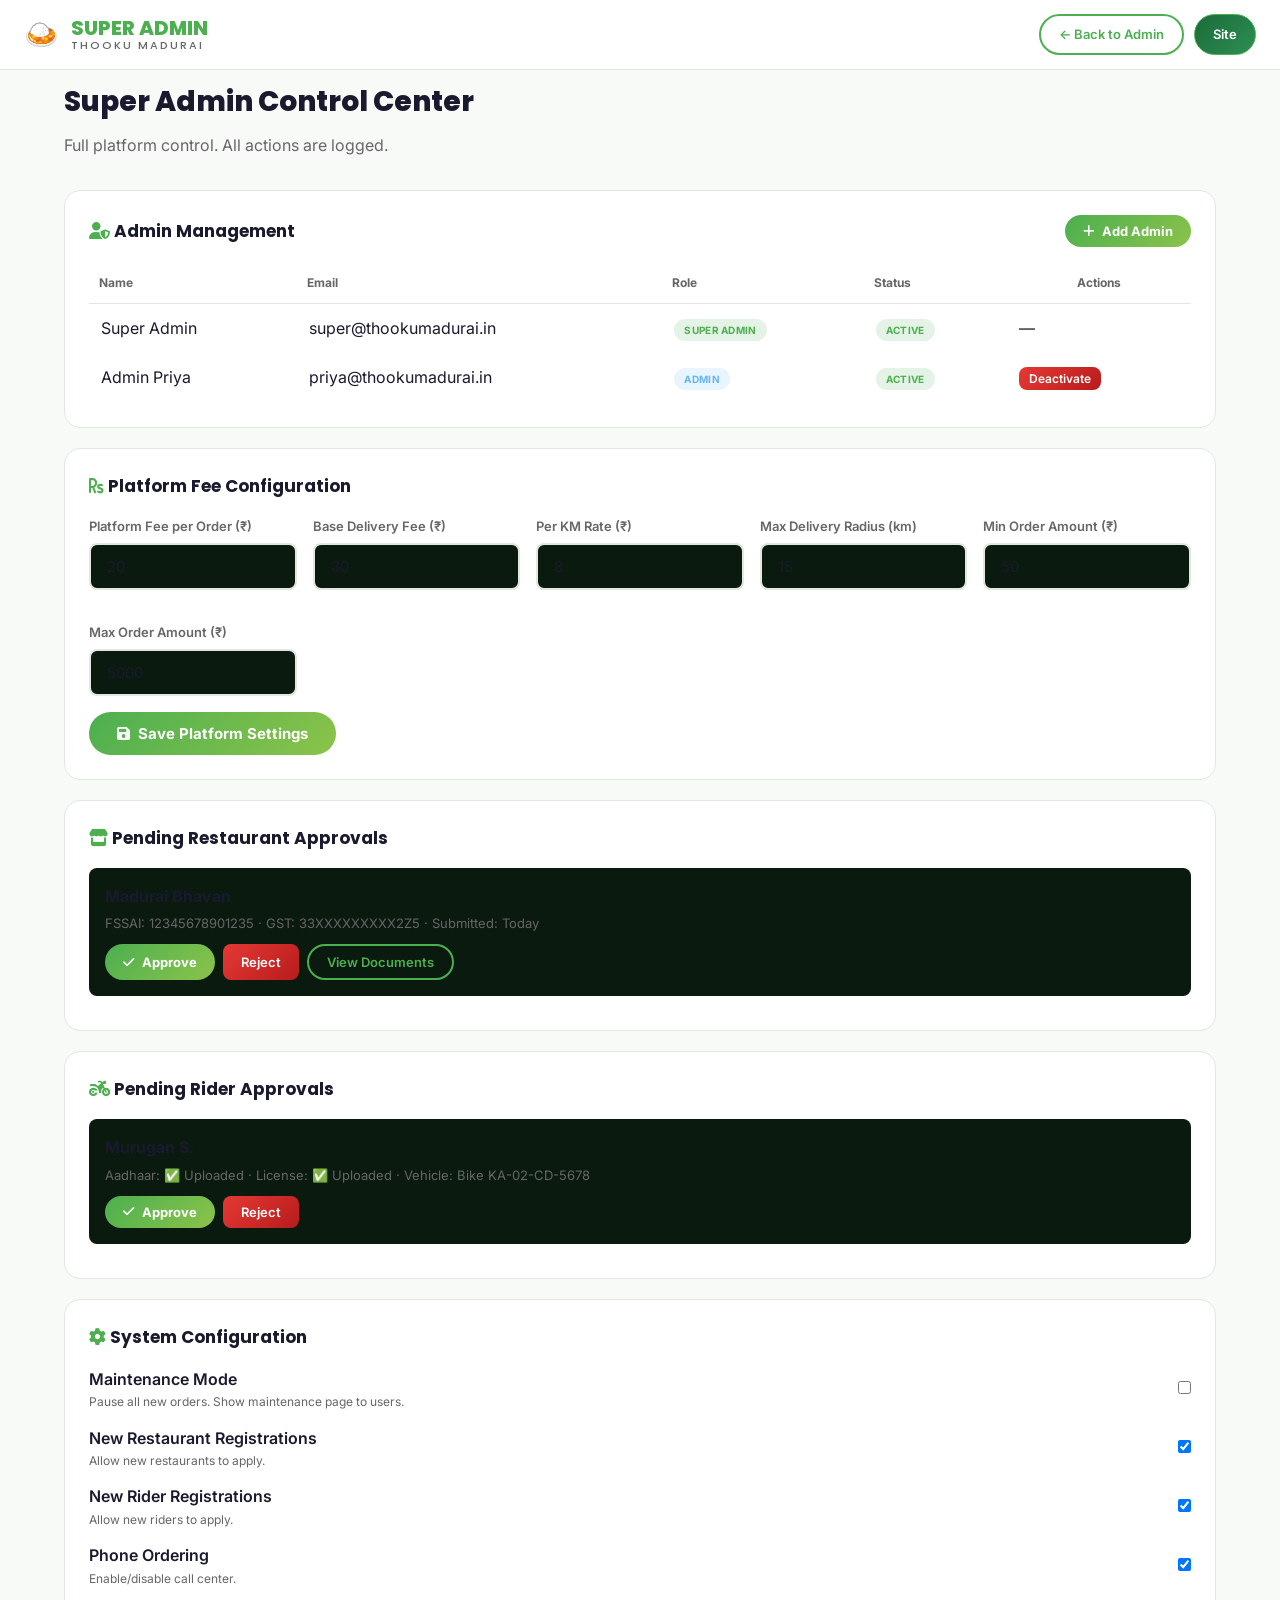
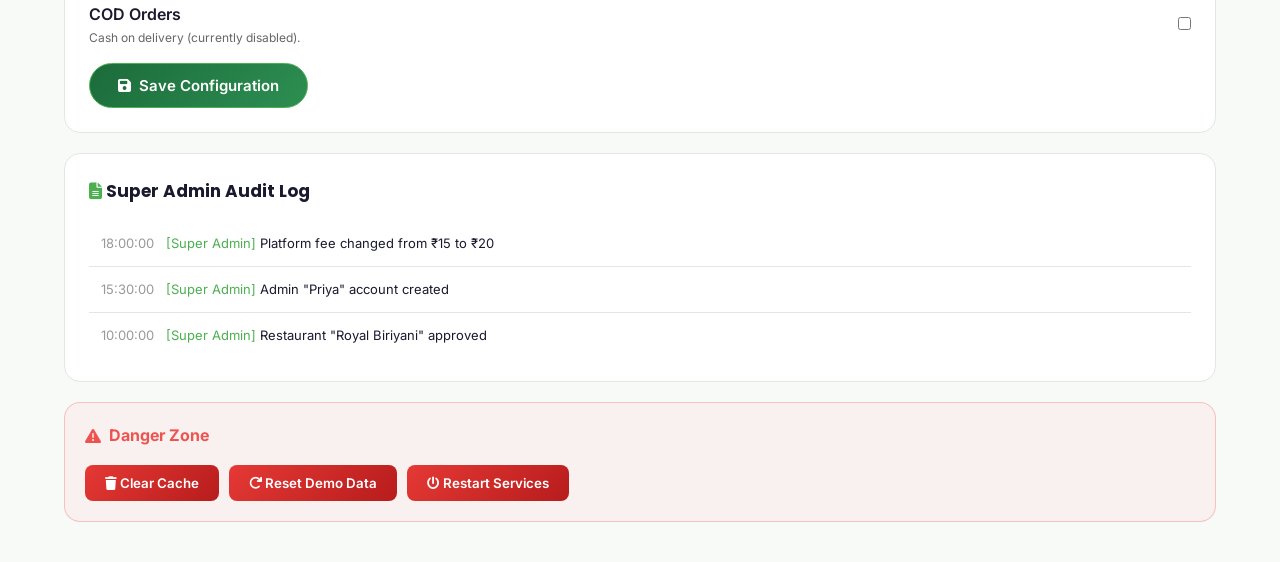
<file: frontend/super-admin.html>
<!DOCTYPE html>
<html lang="en">
<head>
  <meta charset="UTF-8">
  <meta name="viewport" content="width=device-width, initial-scale=1.0">
  <title>Super Admin — Thooku Madurai</title>
  <meta name="robots" content="noindex, nofollow">
  <link rel="preconnect" href="https://fonts.googleapis.com">
  <link href="https://fonts.googleapis.com/css2?family=Inter:wght@400;500;600;700;800&family=Poppins:wght@700;800&display=swap" rel="stylesheet">
  <link rel="stylesheet" href="https://cdnjs.cloudflare.com/ajax/libs/font-awesome/6.5.0/css/all.min.css">
  <link rel="stylesheet" href="css/main.css">
  <style>
    .super-admin-layout { max-width: 1200px; margin: 0 auto; padding: 80px 24px 40px; }
    .danger-zone { border: 1px solid rgba(239,83,80,0.3); border-radius: var(--radius); padding: 20px; background: rgba(239,83,80,0.05); margin-top: 20px; }
    .danger-title { color: #ef5350; font-weight: 700; margin-bottom: 16px; display: flex; align-items: center; gap: 8px; }
  </style>
</head>
<body>
<nav class="navbar" style="position:fixed;top:0;left:0;right:0;z-index:100">
  <div class="navbar-brand">
    <span style="font-size:28px">🍛</span>
    <div class="brand-name"><span class="brand-top">SUPER ADMIN</span><span class="brand-bot">THOOKU MADURAI</span></div>
  </div>
  <div style="display:flex;gap:10px">
    <a href="admin-panel.html" class="btn-outline btn-sm">← Back to Admin</a>
    <a href="index.html" class="btn-primary btn-sm" style="color:#fff">Site</a>
  </div>
</nav>

<div class="super-admin-layout">
  <h1 style="font-size:28px;font-weight:800;margin-bottom:8px">Super Admin Control Center</h1>
  <p style="color:var(--text-muted);margin-bottom:32px">Full platform control. All actions are logged.</p>

  <!-- Admin Management -->
  <div class="panel" style="background:var(--surface-card);border:1px solid var(--border);border-radius:var(--radius);padding:24px;margin-bottom:20px">
    <div style="display:flex;justify-content:space-between;align-items:center;margin-bottom:16px">
      <h2 style="font-size:17px;font-weight:700"><i class="fas fa-user-shield" style="color:var(--accent)"></i> Admin Management</h2>
      <button class="btn-accent btn-sm" onclick="showToast('Add Admin modal','success')"><i class="fas fa-plus"></i> Add Admin</button>
    </div>
    <table style="width:100%;border-collapse:collapse">
      <thead><tr style="font-size:12px;color:var(--text-muted)"><th style="padding:10px;text-align:left;border-bottom:1px solid var(--border)">Name</th><th style="padding:10px;text-align:left;border-bottom:1px solid var(--border)">Email</th><th style="padding:10px;text-align:left;border-bottom:1px solid var(--border)">Role</th><th style="padding:10px;text-align:left;border-bottom:1px solid var(--border)">Status</th><th style="padding:10px;border-bottom:1px solid var(--border)">Actions</th></tr></thead>
      <tbody>
        <tr><td style="padding:12px">Super Admin</td><td style="padding:12px">super@thookumadurai.in</td><td style="padding:12px"><span class="chip chip-green">Super Admin</span></td><td style="padding:12px"><span class="chip chip-green">Active</span></td><td style="padding:12px">—</td></tr>
        <tr><td style="padding:12px">Admin Priya</td><td style="padding:12px">priya@thookumadurai.in</td><td style="padding:12px"><span class="chip chip-blue">Admin</span></td><td style="padding:12px"><span class="chip chip-green">Active</span></td><td style="padding:12px"><button class="btn-danger" style="padding:4px 10px;font-size:12px" onclick="showToast('Admin deactivated','error')">Deactivate</button></td></tr>
      </tbody>
    </table>
  </div>

  <!-- Platform Fee Settings -->
  <div class="panel" style="background:var(--surface-card);border:1px solid var(--border);border-radius:var(--radius);padding:24px;margin-bottom:20px">
    <h2 style="font-size:17px;font-weight:700;margin-bottom:16px"><i class="fas fa-rupee-sign" style="color:var(--accent)"></i> Platform Fee Configuration</h2>
    <div style="display:grid;grid-template-columns:repeat(auto-fill,minmax(200px,1fr));gap:16px">
      <div class="form-group"><label class="form-label">Platform Fee per Order (₹)</label><input type="number" class="form-control" value="20" id="platformFeeInput"></div>
      <div class="form-group"><label class="form-label">Base Delivery Fee (₹)</label><input type="number" class="form-control" value="30"></div>
      <div class="form-group"><label class="form-label">Per KM Rate (₹)</label><input type="number" class="form-control" value="8"></div>
      <div class="form-group"><label class="form-label">Max Delivery Radius (km)</label><input type="number" class="form-control" value="15"></div>
      <div class="form-group"><label class="form-label">Min Order Amount (₹)</label><input type="number" class="form-control" value="50"></div>
      <div class="form-group"><label class="form-label">Max Order Amount (₹)</label><input type="number" class="form-control" value="5000"></div>
    </div>
    <button class="btn-accent" onclick="savePlatformSettings()"><i class="fas fa-save"></i> Save Platform Settings</button>
  </div>

  <!-- Restaurant Approval -->
  <div class="panel" style="background:var(--surface-card);border:1px solid var(--border);border-radius:var(--radius);padding:24px;margin-bottom:20px">
    <h2 style="font-size:17px;font-weight:700;margin-bottom:16px"><i class="fas fa-store" style="color:var(--accent)"></i> Pending Restaurant Approvals</h2>
    <div id="pendingRestaurants">
      <div style="padding:16px;background:var(--surface-dark);border-radius:var(--radius-sm);margin-bottom:10px">
        <div style="font-weight:700;margin-bottom:4px">Madurai Bhavan</div>
        <div style="font-size:13px;color:var(--text-muted)">FSSAI: 12345678901235 · GST: 33XXXXXXXXX2Z5 · Submitted: Today</div>
        <div style="display:flex;gap:8px;margin-top:10px">
          <button class="btn-accent btn-sm" onclick="showToast('Restaurant approved!','success')"><i class="fas fa-check"></i> Approve</button>
          <button class="btn-danger btn-sm" onclick="showToast('Restaurant rejected','error')">Reject</button>
          <button class="btn-outline btn-sm" onclick="showToast('Documents viewed','success')">View Documents</button>
        </div>
      </div>
    </div>
  </div>

  <!-- Rider Approval -->
  <div class="panel" style="background:var(--surface-card);border:1px solid var(--border);border-radius:var(--radius);padding:24px;margin-bottom:20px">
    <h2 style="font-size:17px;font-weight:700;margin-bottom:16px"><i class="fas fa-motorcycle" style="color:var(--accent)"></i> Pending Rider Approvals</h2>
    <div id="pendingRiders">
      <div style="padding:16px;background:var(--surface-dark);border-radius:var(--radius-sm);margin-bottom:10px">
        <div style="font-weight:700;margin-bottom:4px">Murugan S.</div>
        <div style="font-size:13px;color:var(--text-muted)">Aadhaar: ✅ Uploaded · License: ✅ Uploaded · Vehicle: Bike KA-02-CD-5678</div>
        <div style="display:flex;gap:8px;margin-top:10px">
          <button class="btn-accent btn-sm" onclick="showToast('Rider approved!','success')"><i class="fas fa-check"></i> Approve</button>
          <button class="btn-danger btn-sm" onclick="showToast('Rider rejected','error')">Reject</button>
        </div>
      </div>
    </div>
  </div>

  <!-- System Configuration -->
  <div class="panel" style="background:var(--surface-card);border:1px solid var(--border);border-radius:var(--radius);padding:24px;margin-bottom:20px">
    <h2 style="font-size:17px;font-weight:700;margin-bottom:16px"><i class="fas fa-cog" style="color:var(--accent)"></i> System Configuration</h2>
    <div style="display:flex;flex-direction:column;gap:14px">
      <div style="display:flex;align-items:center;justify-content:space-between">
        <div><div style="font-weight:600">Maintenance Mode</div><div style="font-size:12px;color:var(--text-muted)">Pause all new orders. Show maintenance page to users.</div></div>
        <label class="toggle-switch"><input type="checkbox" id="maintenanceMode"><span class="toggle-slider"></span></label>
      </div>
      <div style="display:flex;align-items:center;justify-content:space-between">
        <div><div style="font-weight:600">New Restaurant Registrations</div><div style="font-size:12px;color:var(--text-muted)">Allow new restaurants to apply.</div></div>
        <label class="toggle-switch"><input type="checkbox" checked><span class="toggle-slider"></span></label>
      </div>
      <div style="display:flex;align-items:center;justify-content:space-between">
        <div><div style="font-weight:600">New Rider Registrations</div><div style="font-size:12px;color:var(--text-muted)">Allow new riders to apply.</div></div>
        <label class="toggle-switch"><input type="checkbox" checked><span class="toggle-slider"></span></label>
      </div>
      <div style="display:flex;align-items:center;justify-content:space-between">
        <div><div style="font-weight:600">Phone Ordering</div><div style="font-size:12px;color:var(--text-muted)">Enable/disable call center.</div></div>
        <label class="toggle-switch"><input type="checkbox" checked><span class="toggle-slider"></span></label>
      </div>
      <div style="display:flex;align-items:center;justify-content:space-between">
        <div><div style="font-weight:600">COD Orders</div><div style="font-size:12px;color:var(--text-muted)">Cash on delivery (currently disabled).</div></div>
        <label class="toggle-switch"><input type="checkbox"><span class="toggle-slider"></span></label>
      </div>
    </div>
    <button class="btn-primary" style="margin-top:16px" onclick="showToast('System configuration saved!','success')"><i class="fas fa-save"></i> Save Configuration</button>
  </div>

  <!-- Audit Logs -->
  <div class="panel" style="background:var(--surface-card);border:1px solid var(--border);border-radius:var(--radius);padding:24px;margin-bottom:20px">
    <h2 style="font-size:17px;font-weight:700;margin-bottom:16px"><i class="fas fa-file-alt" style="color:var(--accent)"></i> Super Admin Audit Log</h2>
    <div>
      <div style="padding:12px;border-bottom:1px solid var(--border);font-size:13px"><span style="color:var(--text-dim);margin-right:12px">18:00:00</span><span style="color:var(--accent)">[Super Admin]</span> Platform fee changed from ₹15 to ₹20</div>
      <div style="padding:12px;border-bottom:1px solid var(--border);font-size:13px"><span style="color:var(--text-dim);margin-right:12px">15:30:00</span><span style="color:var(--accent)">[Super Admin]</span> Admin "Priya" account created</div>
      <div style="padding:12px;font-size:13px"><span style="color:var(--text-dim);margin-right:12px">10:00:00</span><span style="color:var(--accent)">[Super Admin]</span> Restaurant "Royal Biriyani" approved</div>
    </div>
  </div>

  <!-- Danger Zone -->
  <div class="danger-zone">
    <div class="danger-title"><i class="fas fa-exclamation-triangle"></i> Danger Zone</div>
    <div style="display:flex;flex-wrap:wrap;gap:10px">
      <button class="btn-danger" onclick="confirmDanger('Clear all Redis cache?')"><i class="fas fa-trash"></i> Clear Cache</button>
      <button class="btn-danger" onclick="confirmDanger('Reset all demo data?')"><i class="fas fa-redo"></i> Reset Demo Data</button>
      <button class="btn-danger" onclick="confirmDanger('Force-restart all services?')"><i class="fas fa-power-off"></i> Restart Services</button>
    </div>
  </div>
</div>

<div class="toast-container" id="toastContainer"></div>

<script>
function savePlatformSettings() { showToast('✅ Platform settings saved and applied!','success'); }
function confirmDanger(msg) {
  if(confirm(msg + '\n\nThis action is logged and irreversible.')) {
    showToast('⚡ Action executed. Check audit log.','warning');
  }
}
function showToast(message, type='success') {
  const container = document.getElementById('toastContainer');
  const toast = document.createElement('div');
  toast.className = `toast ${type}`;
  const icon = {success:'✅',error:'❌',warning:'⚠️'}[type]||'📌';
  toast.innerHTML = `<span>${icon}</span><span>${message}</span>`;
  container.appendChild(toast);
  setTimeout(() => { toast.style.animation='slideIn 0.3s ease reverse'; setTimeout(()=>toast.remove(),300); },3500);
}
// Toggle navbar scroll
window.addEventListener('scroll',()=>document.getElementById('navbar')?.classList.toggle('scrolled',window.scrollY>50));
</script>
</body>
</html>
</file>
<file: frontend/css/main.css>
/* ====================================================
   THOOKU MADURAI — MAIN CSS
   Premium Green Design System
   ==================================================== */

@import url('https://fonts.googleapis.com/css2?family=Inter:wght@300;400;500;600;700;800;900&family=Poppins:wght@400;500;600;700;800&display=swap');

/* ===== CSS VARIABLES ===== */
:root {
  --primary:       #1b6b3a;
  --primary-dark:  #0f4a28;
  --primary-light: #2d8f52;
  --accent:        #4caf50;
  --accent-bright: #66bb6a;
  --accent-glow:   #a5d6a7;
  --lime:          #8bc34a;
  --gold:          #ffc107;
  --gold-dark:     #ff8f00;
  --bg:            #f8faf8;
  --surface:       #ffffff;
  --surface-card:  #ffffff;
  --surface-mid:   #f0f4f0;
  --surface-glass: rgba(76, 175, 80, 0.08);
  --text-primary:  #1a1a2e;
  --text-muted:    #666;
  --text-dim:      #999;
  --surface-dark:  #0a1a0f;
  --border:        #e0e8e0;
  --border-hover:  #4caf50;
  --shadow:        0 2px 12px rgba(0,0,0,0.06);
  --shadow-green:  0 4px 20px rgba(76,175,80,0.12);
  --radius:        16px;
  --radius-sm:     8px;
  --radius-lg:     24px;
  --radius-pill:   100px;
  --transition:    0.3s cubic-bezier(0.4,0,0.2,1);
}

/* ===== RESET ===== */
*, *::before, *::after { box-sizing: border-box; margin: 0; padding: 0; }
html { scroll-behavior: smooth; font-size: 16px; }
body {
  font-family: 'Inter', sans-serif;
  background: var(--bg);
  color: var(--text-primary);
  line-height: 1.6;
  overflow-x: hidden;
}
a { text-decoration: none; color: inherit; }
img { max-width: 100%; display: block; }
button { cursor: pointer; border: none; background: none; font-family: inherit; }
input, select, textarea { font-family: inherit; }

/* ===== SCROLLBAR ===== */
::-webkit-scrollbar { width: 6px; }
::-webkit-scrollbar-track { background: var(--surface-mid); }
::-webkit-scrollbar-thumb { background: var(--primary); border-radius: 10px; }

/* ===== TYPOGRAPHY ===== */
h1,h2,h3,h4,h5,h6 { font-family: 'Poppins', sans-serif; font-weight: 700; }
.text-gradient {
  background: linear-gradient(135deg, var(--accent-bright), var(--lime));
  -webkit-background-clip: text;
  -webkit-text-fill-color: transparent;
  background-clip: text;
}
.text-gold {
  background: linear-gradient(135deg, var(--gold), var(--gold-dark));
  -webkit-background-clip: text;
  -webkit-text-fill-color: transparent;
  background-clip: text;
}

/* ===== GLASS CARD ===== */
.glass-card {
  background: var(--surface-glass);
  backdrop-filter: blur(20px);
  -webkit-backdrop-filter: blur(20px);
  border: 1px solid var(--border);
  border-radius: var(--radius);
  transition: var(--transition);
}
.glass-card:hover {
  border-color: var(--border-hover);
  box-shadow: var(--shadow-green);
  transform: translateY(-2px);
}

/* ===== BUTTONS ===== */
.btn-primary {
  background: linear-gradient(135deg, var(--primary), var(--primary-light));
  color: #fff;
  padding: 12px 28px;
  border-radius: var(--radius-pill);
  font-weight: 600;
  font-size: 15px;
  transition: var(--transition);
  border: 1px solid var(--accent);
  display: inline-flex;
  align-items: center;
  gap: 8px;
}
.btn-primary:hover {
  background: linear-gradient(135deg, var(--primary-light), var(--accent));
  transform: translateY(-2px);
  box-shadow: 0 8px 20px rgba(76,175,80,0.3);
  color: #fff;
}
.btn-accent {
  background: linear-gradient(135deg, var(--accent), var(--lime));
  color: #fff;
  padding: 12px 28px;
  border-radius: var(--radius-pill);
  font-weight: 700;
  font-size: 15px;
  transition: var(--transition);
  display: inline-flex;
  align-items: center;
  gap: 8px;
}
.btn-accent:hover {
  transform: translateY(-2px);
  box-shadow: 0 10px 25px rgba(76,175,80,0.4);
  color: #fff;
}
.btn-outline {
  background: transparent;
  color: var(--accent);
  padding: 11px 28px;
  border-radius: var(--radius-pill);
  font-weight: 600;
  border: 2px solid var(--accent);
  transition: var(--transition);
  display: inline-flex;
  align-items: center;
  gap: 8px;
}
.btn-outline:hover {
  background: var(--accent);
  color: #fff;
  transform: translateY(-2px);
}
.btn-gold {
  background: linear-gradient(135deg, var(--gold), var(--gold-dark));
  color: #fff;
  padding: 12px 28px;
  border-radius: var(--radius-pill);
  font-weight: 700;
  font-size: 15px;
  transition: var(--transition);
}
.btn-gold:hover {
  transform: translateY(-2px);
  box-shadow: 0 10px 25px rgba(255,193,7,0.4);
  color: #fff;
}
.btn-danger {
  background: linear-gradient(135deg, #e53935, #b71c1c);
  color: #fff;
  padding: 10px 20px;
  border-radius: var(--radius-sm);
  font-weight: 600;
  transition: var(--transition);
}
.btn-sm { padding: 8px 18px; font-size: 13px; }
.btn-lg { padding: 16px 36px; font-size: 17px; }

/* ===== NAVBAR ===== */
.navbar {
  position: fixed;
  top: 0; left: 0; right: 0;
  z-index: 1000;
  padding: 0 24px;
  height: 70px;
  display: flex;
  align-items: center;
  justify-content: space-between;
  background: rgba(255,255,255,0.92);
  backdrop-filter: blur(20px);
  border-bottom: 1px solid var(--border);
  transition: var(--transition);
}
.navbar.scrolled {
  background: rgba(255,255,255,0.98);
  box-shadow: 0 2px 20px rgba(0,0,0,0.06);
}
.nav-links a { color: var(--text-primary); font-weight: 500; }
.navbar-brand {
  display: flex;
  align-items: center;
  gap: 12px;
}
.navbar-logo {
  width: 44px;
  height: 44px;
  border-radius: 12px;
  overflow: hidden;
  border: 2px solid var(--accent);
}
.navbar-logo img { width: 100%; height: 100%; object-fit: cover; }
.brand-name {
  font-family: 'Poppins', sans-serif;
  font-weight: 800;
  font-size: 20px;
  line-height: 1.1;
}
.brand-name span { display: block; }
.brand-top { color: var(--accent); }
.brand-bot { color: var(--text-muted); font-size: 11px; font-weight: 500; letter-spacing: 2px; }
.nav-links {
  display: flex;
  align-items: center;
  gap: 8px;
  list-style: none;
}
.nav-links a {
  color: var(--text-muted);
  font-weight: 500;
  font-size: 14px;
  padding: 8px 14px;
  border-radius: var(--radius-sm);
  transition: var(--transition);
}
.nav-links a:hover { color: var(--accent); background: rgba(76,175,80,0.1); }
.nav-cta { display: flex; align-items: center; gap: 10px; }
.location-pill {
  display: flex;
  align-items: center;
  gap: 6px;
  padding: 8px 14px;
  background: rgba(76,175,80,0.1);
  border: 1px solid var(--border);
  border-radius: var(--radius-pill);
  font-size: 13px;
  color: var(--accent);
  cursor: pointer;
  transition: var(--transition);
}
.location-pill:hover { background: rgba(76,175,80,0.2); border-color: var(--accent); }
.location-pill i { font-size: 14px; }
.navbar-toggler {
  display: none;
  flex-direction: column;
  gap: 5px;
  padding: 8px;
  cursor: pointer;
}
.navbar-toggler span {
  display: block;
  width: 24px;
  height: 2px;
  background: var(--accent);
  border-radius: 2px;
  transition: var(--transition);
}

/* ===== HERO ===== */
.hero {
  min-height: 100vh;
  display: flex;
  align-items: center;
  position: relative;
  overflow: hidden;
  padding: 100px 24px 60px;
}
.hero-bg {
  position: absolute;
  inset: 0;
  background: linear-gradient(135deg, rgba(76,175,80,0.06) 0%, transparent 50%, rgba(76,175,80,0.03) 100%);
}
.hero-grid {
  position: absolute;
  inset: 0;
  background-image: linear-gradient(rgba(76,175,80,0.04) 1px, transparent 1px),
                    linear-gradient(90deg, rgba(76,175,80,0.04) 1px, transparent 1px);
  background-size: 60px 60px;
}
.hero-content { position: relative; z-index: 2; max-width: 1200px; margin: 0 auto; width: 100%; }
.hero-badge {
  display: inline-flex;
  align-items: center;
  gap: 8px;
  background: rgba(76,175,80,0.15);
  border: 1px solid rgba(76,175,80,0.3);
  border-radius: var(--radius-pill);
  padding: 8px 18px;
  font-size: 13px;
  color: var(--accent);
  margin-bottom: 24px;
}
.hero-badge::before {
  content: '';
  width: 8px; height: 8px;
  background: var(--accent);
  border-radius: 50%;
  animation: pulse 2s infinite;
}
@keyframes pulse {
  0%,100% { opacity: 1; transform: scale(1); }
  50% { opacity: 0.5; transform: scale(1.3); }
}
.hero h1 {
  font-size: clamp(2.5rem, 6vw, 5rem);
  line-height: 1.05;
  margin-bottom: 20px;
}
.hero p { font-size: 18px; color: var(--text-muted); max-width: 540px; margin-bottom: 36px; }
.hero-actions { display: flex; gap: 16px; flex-wrap: wrap; margin-bottom: 48px; }
.hero-stats {
  display: flex;
  gap: 32px;
  flex-wrap: wrap;
}
.stat-item { text-align: left; }
.stat-number {
  font-family: 'Poppins', sans-serif;
  font-size: 28px;
  font-weight: 800;
  color: var(--accent);
  display: block;
}
.stat-label { font-size: 13px; color: var(--text-muted); }

/* ===== SEARCH BAR ===== */
.search-section {
  padding: 32px 24px;
  background: var(--surface-mid);
  position: sticky;
  top: 70px;
  z-index: 100;
  border-bottom: 1px solid var(--border);
}
.search-wrapper { max-width: 800px; margin: 0 auto; }
.search-bar {
  display: flex;
  align-items: center;
  background: var(--surface-card);
  border: 2px solid var(--border);
  border-radius: var(--radius-pill);
  padding: 6px 6px 6px 20px;
  gap: 12px;
  transition: var(--transition);
}
.search-bar:focus-within { border-color: var(--accent); box-shadow: 0 0 0 4px rgba(76,175,80,0.1); }
.search-bar i { color: var(--text-dim); font-size: 18px; }
.search-bar input {
  flex: 1;
  background: none;
  border: none;
  outline: none;
  color: var(--text-primary);
  font-size: 16px;
}
.search-bar input::placeholder { color: var(--text-dim); }
.search-btn {
  background: linear-gradient(135deg, var(--accent), var(--lime));
  color: #fff;
  padding: 12px 24px;
  border-radius: var(--radius-pill);
  font-weight: 600;
  font-size: 15px;
  white-space: nowrap;
}

/* ===== CATEGORIES ===== */
.categories {
  padding: 24px 24px 16px;
  overflow-x: auto;
}
.categories-row {
  display: flex;
  gap: 12px;
  max-width: 1200px;
  margin: 0 auto;
  min-width: max-content;
}
.category-chip {
  display: flex;
  align-items: center;
  gap: 8px;
  padding: 10px 20px;
  background: var(--surface-card);
  border: 1px solid var(--border);
  border-radius: var(--radius-pill);
  font-size: 14px;
  font-weight: 500;
  color: var(--text-muted);
  cursor: pointer;
  transition: var(--transition);
  white-space: nowrap;
}
.category-chip:hover, .category-chip.active {
  background: var(--primary);
  border-color: var(--accent);
  color: #fff;
}
.category-chip .emoji { font-size: 18px; }

/* ===== RESTAURANT CARDS ===== */
.section { padding: 40px 24px; }
.section-header {
  display: flex;
  align-items: center;
  justify-content: space-between;
  margin-bottom: 24px;
  max-width: 1200px;
  margin-left: auto;
  margin-right: auto;
}
.section-title { font-size: 22px; }
.section-link { color: var(--accent); font-size: 14px; font-weight: 500; }
.restaurant-grid {
  display: flex;
  flex-direction: column;
  gap: 12px;
  max-width: 1200px;
  margin: 0 auto;
}
.restaurant-card {
  background: var(--surface-card);
  border: 1px solid var(--border);
  border-radius: var(--radius);
  cursor: pointer;
  transition: var(--transition);
  padding: 14px 16px;
}
.restaurant-card:hover {
  border-color: var(--border-hover);
  box-shadow: var(--shadow-green);
}
.restaurant-card-top {
  display: flex;
  align-items: center;
  gap: 14px;
}
.restaurant-emoji {
  width: 52px;
  height: 52px;
  border-radius: 10px;
  background: var(--surface-mid);
  display: flex;
  align-items: center;
  justify-content: center;
  font-size: 28px;
  flex-shrink: 0;
}
.restaurant-card-info { flex: 1; min-width: 0; }
.restaurant-name { font-size: 16px; font-weight: 700; margin-bottom: 2px; white-space: nowrap; overflow: hidden; text-overflow: ellipsis; }
.restaurant-cuisine { font-size: 13px; color: var(--text-muted); margin-bottom: 4px; white-space: nowrap; overflow: hidden; text-overflow: ellipsis; }
.restaurant-rating-line { font-size: 12px; color: var(--text-muted); display: flex; align-items: center; gap: 6px; }
.restaurant-dot { color: var(--text-dim); font-size: 8px; }
.rest-veg-tag {
  margin-top: 8px;
  font-size: 11px;
  color: #4caf50;
  display: flex;
  align-items: center;
  gap: 4px;
}
.rest-tags {
  display: flex;
  gap: 6px;
  flex-wrap: wrap;
  margin-top: 8px;
}
.rest-tag {
  font-size: 10px;
  background: var(--surface-glass);
  color: var(--accent);
  padding: 2px 8px;
  border-radius: 4px;
  font-weight: 500;
}
.restaurant-meta { display: none; }
.rating { display: none; }
.eta { display: none; }
.delivery-fee { display: none; }
.restaurant-badge { display: none; }
.fav-btn { display: none; }
.restaurant-img { display: none; }
.restaurant-img-placeholder { display: none; }
.restaurant-info { padding: 0; }
  cursor: pointer;
  transition: var(--transition);
}
.fav-btn:hover, .fav-btn.active { background: rgba(239,83,80,0.2); border-color: #ef5350; color: #ef5350; }

/* ===== MENU PAGE ===== */
.menu-layout {
  display: grid;
  grid-template-columns: 240px 1fr 320px;
  gap: 0;
  min-height: calc(100vh - 70px);
  margin-top: 70px;
}
.menu-sidebar {
  background: var(--surface-mid);
  border-right: 1px solid var(--border);
  padding: 24px 0;
  position: sticky;
  top: 70px;
  height: calc(100vh - 70px);
  overflow-y: auto;
}
.menu-sidebar-item {
  padding: 12px 20px;
  font-size: 14px;
  font-weight: 500;
  color: var(--text-muted);
  cursor: pointer;
  border-left: 3px solid transparent;
  transition: var(--transition);
}
.menu-sidebar-item:hover, .menu-sidebar-item.active {
  color: var(--accent);
  border-left-color: var(--accent);
  background: rgba(76,175,80,0.05);
}
.menu-main { padding: 24px; overflow-y: auto; }
.menu-category-title {
  font-size: 18px;
  margin-bottom: 16px;
  padding-bottom: 8px;
  border-bottom: 1px solid var(--border);
}
.menu-item {
  display: flex;
  align-items: flex-start;
  gap: 16px;
  padding: 16px;
  background: var(--surface-card);
  border: 1px solid var(--border);
  border-radius: var(--radius);
  margin-bottom: 12px;
  transition: var(--transition);
}
.menu-item:hover { border-color: var(--border-hover); }
.menu-item-info { flex: 1; }
.menu-item-name { font-weight: 600; margin-bottom: 4px; }
.menu-item-desc { font-size: 13px; color: var(--text-muted); margin-bottom: 8px; }
.menu-item-price { font-size: 17px; font-weight: 700; color: var(--accent); }
.menu-item-img {
  width: 100px;
  height: 80px;
  border-radius: var(--radius-sm);
  object-fit: cover;
  background: var(--surface-mid);
  flex-shrink: 0;
}
.add-btn {
  background: var(--surface-dark);
  border: 2px solid var(--accent);
  color: var(--accent);
  border-radius: var(--radius-sm);
  padding: 6px 16px;
  font-weight: 700;
  font-size: 15px;
  transition: var(--transition);
  min-width: 80px;
}
.add-btn:hover { background: var(--accent); color: #fff; }
.qty-control {
  display: flex;
  align-items: center;
  gap: 8px;
  background: var(--primary);
  border-radius: var(--radius-sm);
  overflow: hidden;
}
.qty-btn {
  width: 32px; height: 32px;
  display: flex;
  align-items: center;
  justify-content: center;
  background: var(--primary-dark);
  color: #fff;
  font-weight: 700;
  font-size: 16px;
  transition: var(--transition);
}
.qty-btn:hover { background: var(--accent); }
.qty-num { font-weight: 700; color: #fff; min-width: 20px; text-align: center; }

/* ===== CART ===== */
.cart-panel {
  background: var(--surface-mid);
  border-left: 1px solid var(--border);
  display: flex;
  flex-direction: column;
  position: sticky;
  top: 70px;
  height: calc(100vh - 70px);
}
.cart-header {
  padding: 20px;
  border-bottom: 1px solid var(--border);
  display: flex;
  align-items: center;
  justify-content: space-between;
}
.cart-title { font-size: 17px; font-weight: 700; }
.cart-items { flex: 1; overflow-y: auto; padding: 16px; }
.cart-item {
  display: flex;
  align-items: center;
  gap: 12px;
  padding: 12px 0;
  border-bottom: 1px solid var(--border);
}
.cart-item-name { flex: 1; font-size: 14px; font-weight: 500; }
.cart-item-price { font-size: 14px; font-weight: 700; color: var(--accent); }
.cart-footer { padding: 16px; border-top: 1px solid var(--border); }
.price-breakdown { margin-bottom: 16px; }
.price-row {
  display: flex;
  justify-content: space-between;
  font-size: 14px;
  margin-bottom: 8px;
  color: var(--text-muted);
}
.price-row.total { font-weight: 700; color: var(--text-primary); font-size: 17px; border-top: 1px solid var(--border); padding-top: 8px; }
.checkout-btn {
  width: 100%;
  background: linear-gradient(135deg, var(--accent), var(--lime));
  color: #fff;
  padding: 16px;
  border-radius: var(--radius);
  font-weight: 700;
  font-size: 16px;
  transition: var(--transition);
}
.checkout-btn:hover { transform: scale(1.02); box-shadow: var(--shadow-green); }

/* ===== MODALS ===== */
.modal-overlay {
  position: fixed;
  inset: 0;
  background: rgba(0,0,0,0.7);
  backdrop-filter: blur(8px);
  z-index: 2000;
  display: flex;
  align-items: center;
  justify-content: center;
  padding: 24px;
  opacity: 0;
  visibility: hidden;
  transition: var(--transition);
}
.modal-overlay.active { opacity: 1; visibility: visible; }
.modal {
  background: var(--surface-mid);
  border: 1px solid var(--border);
  border-radius: var(--radius-lg);
  padding: 32px;
  width: 100%;
  max-width: 480px;
  transform: translateY(20px) scale(0.98);
  transition: var(--transition);
}
.modal-overlay.active .modal { transform: translateY(0) scale(1); }
.modal-header {
  display: flex;
  align-items: center;
  justify-content: space-between;
  margin-bottom: 24px;
}
.modal-title { font-size: 20px; font-weight: 700; }
.modal-close {
  width: 34px; height: 34px;
  display: flex;
  align-items: center;
  justify-content: center;
  background: var(--surface-card);
  border-radius: 50%;
  font-size: 18px;
  color: var(--text-muted);
  cursor: pointer;
  transition: var(--transition);
}
.modal-close:hover { background: rgba(239,83,80,0.2); color: #ef5350; }

/* ===== FORM ELEMENTS ===== */
.form-group { margin-bottom: 16px; }
.form-label { display: block; font-size: 13px; font-weight: 600; color: var(--text-muted); margin-bottom: 6px; }
.form-control {
  width: 100%;
  padding: 12px 16px;
  background: var(--surface-dark);
  border: 2px solid var(--border);
  border-radius: var(--radius-sm);
  color: var(--text-primary);
  font-size: 15px;
  transition: var(--transition);
  outline: none;
}
.form-control:focus { border-color: var(--accent); box-shadow: 0 0 0 3px rgba(76,175,80,0.1); }
.form-control::placeholder { color: var(--text-dim); }
.input-group {
  display: flex;
  align-items: stretch;
}
.input-prefix {
  padding: 12px 14px;
  background: var(--surface-card);
  border: 2px solid var(--border);
  border-right: none;
  border-radius: var(--radius-sm) 0 0 var(--radius-sm);
  color: var(--text-muted);
  font-size: 15px;
}
.input-group .form-control { border-radius: 0 var(--radius-sm) var(--radius-sm) 0; }

/* ===== OTP INPUT ===== */
.otp-inputs {
  display: flex;
  gap: 12px;
  justify-content: center;
  margin: 24px 0;
}
.otp-digit {
  width: 52px; height: 58px;
  text-align: center;
  font-size: 24px;
  font-weight: 700;
  background: var(--surface-dark);
  border: 2px solid var(--border);
  border-radius: var(--radius-sm);
  color: var(--text-primary);
  transition: var(--transition);
  outline: none;
}
.otp-digit:focus { border-color: var(--accent); box-shadow: 0 0 0 3px rgba(76,175,80,0.1); }

/* ===== ORDER TRACKING ===== */
.tracking-timeline {
  position: relative;
  padding: 20px 0;
}
.tracking-step {
  display: flex;
  align-items: flex-start;
  gap: 16px;
  padding: 0 0 24px 0;
  position: relative;
}
.tracking-step::before {
  content: '';
  position: absolute;
  left: 19px;
  top: 40px;
  width: 2px;
  height: calc(100% - 8px);
  background: var(--border);
}
.tracking-step.completed::before { background: var(--accent); }
.tracking-step:last-child::before { display: none; }
.step-icon {
  width: 40px; height: 40px;
  border-radius: 50%;
  display: flex;
  align-items: center;
  justify-content: center;
  font-size: 16px;
  flex-shrink: 0;
  background: var(--surface-card);
  border: 2px solid var(--border);
  color: var(--text-dim);
  transition: var(--transition);
}
.tracking-step.completed .step-icon {
  background: var(--primary);
  border-color: var(--accent);
  color: var(--accent);
}
.tracking-step.active .step-icon {
  background: var(--accent);
  border-color: var(--accent);
  color: #fff;
  animation: stepPulse 1.5s infinite;
}
@keyframes stepPulse {
  0%,100% { box-shadow: 0 0 0 0 rgba(76,175,80,0.4); }
  50% { box-shadow: 0 0 0 8px rgba(76,175,80,0); }
}
.step-info { flex: 1; }
.step-title { font-weight: 600; font-size: 15px; }
.step-time { font-size: 12px; color: var(--text-muted); }

/* ===== MAP ===== */
#map, .map-container {
  width: 100%;
  height: 400px;
  background: var(--surface-card);
  border-radius: var(--radius);
  border: 1px solid var(--border);
  overflow: hidden;
}

/* ===== PAYMENT ===== */
.payment-options { display: flex; flex-direction: column; gap: 12px; }
.payment-option {
  display: flex;
  align-items: center;
  gap: 14px;
  padding: 16px;
  background: var(--surface-card);
  border: 2px solid var(--border);
  border-radius: var(--radius);
  cursor: pointer;
  transition: var(--transition);
}
.payment-option:hover, .payment-option.selected { border-color: var(--accent); background: rgba(76,175,80,0.05); }
.payment-icon { font-size: 28px; }
.payment-name { font-weight: 600; }
.payment-desc { font-size: 12px; color: var(--text-muted); }
.payment-radio {
  width: 20px; height: 20px;
  border-radius: 50%;
  border: 2px solid var(--border);
  margin-left: auto;
  transition: var(--transition);
  display: flex;
  align-items: center;
  justify-content: center;
}
.payment-option.selected .payment-radio { border-color: var(--accent); }
.payment-option.selected .payment-radio::after {
  content: '';
  width: 10px; height: 10px;
  background: var(--accent);
  border-radius: 50%;
}

/* ===== TABS ===== */
.tabs { display: flex; gap: 4px; background: var(--surface-card); border-radius: var(--radius); padding: 4px; margin-bottom: 24px; }
.tab-btn {
  flex: 1;
  padding: 10px;
  border-radius: calc(var(--radius) - 4px);
  font-size: 14px;
  font-weight: 500;
  color: var(--text-muted);
  transition: var(--transition);
  text-align: center;
}
.tab-btn.active { background: var(--primary); color: #fff; }
.tab-content { display: none; }
.tab-content.active { display: block; }

/* ===== TOAST ===== */
.toast-container {
  position: fixed;
  bottom: 24px; right: 24px;
  z-index: 9999;
  display: flex;
  flex-direction: column;
  gap: 10px;
}
.toast {
  display: flex;
  align-items: center;
  gap: 12px;
  padding: 14px 18px;
  background: var(--surface-mid);
  border: 1px solid var(--border);
  border-radius: var(--radius);
  font-size: 14px;
  font-weight: 500;
  min-width: 280px;
  box-shadow: var(--shadow);
  animation: slideIn 0.3s ease;
}
.toast.success { border-left: 4px solid var(--accent); }
.toast.error { border-left: 4px solid #ef5350; }
.toast.warning { border-left: 4px solid var(--gold); }
@keyframes slideIn {
  from { transform: translateX(100%); opacity: 0; }
  to { transform: translateX(0); opacity: 1; }
}

/* ===== BADGES / CHIPS ===== */
.chip {
  display: inline-flex;
  align-items: center;
  gap: 4px;
  padding: 4px 10px;
  border-radius: var(--radius-pill);
  font-size: 12px;
  font-weight: 600;
}
.chip-green { background: rgba(76,175,80,0.15); color: var(--accent); }
.chip-red { background: rgba(239,83,80,0.15); color: #ef5350; }
.chip-gold { background: rgba(255,193,7,0.15); color: var(--gold); }
.chip-blue { background: rgba(33,150,243,0.15); color: #42a5f5; }

/* ===== FOOTER ===== */
footer {
  background: var(--surface-mid);
  border-top: 1px solid var(--border);
  padding: 60px 24px 24px;
  margin-top: 60px;
}
.footer-grid {
  display: grid;
  grid-template-columns: 2fr 1fr 1fr 1fr;
  gap: 40px;
  max-width: 1200px;
  margin: 0 auto 40px;
}
.footer-brand p { font-size: 14px; color: var(--text-muted); margin: 12px 0 20px; }
.social-links { display: flex; gap: 10px; }
.social-link {
  width: 38px; height: 38px;
  background: var(--surface-card);
  border: 1px solid var(--border);
  border-radius: var(--radius-sm);
  display: flex;
  align-items: center;
  justify-content: center;
  font-size: 16px;
  color: var(--text-muted);
  transition: var(--transition);
}
.social-link:hover { border-color: var(--accent); color: var(--accent); transform: translateY(-2px); }
.footer-col h4 { font-size: 14px; font-weight: 700; margin-bottom: 16px; color: var(--accent-glow); }
.footer-col ul { list-style: none; }
.footer-col ul li { margin-bottom: 8px; }
.footer-col ul li a { font-size: 14px; color: var(--text-muted); transition: var(--transition); }
.footer-col ul li a:hover { color: var(--accent); }
.footer-bottom {
  text-align: center;
  padding-top: 24px;
  border-top: 1px solid var(--border);
  font-size: 13px;
  color: var(--text-dim);
}

/* ===== UPI PAYMENT QR ===== */
.upi-qr {
  background: #fff;
  border-radius: var(--radius);
  padding: 20px;
  text-align: center;
  margin: 16px 0;
}
.upi-qr img { width: 160px; height: 160px; margin: 0 auto; }
.upi-apps {
  display: grid;
  grid-template-columns: repeat(3,1fr);
  gap: 10px;
  margin: 16px 0;
}
.upi-app-btn {
  padding: 12px 8px;
  background: var(--surface-card);
  border: 2px solid var(--border);
  border-radius: var(--radius-sm);
  text-align: center;
  cursor: pointer;
  transition: var(--transition);
}
.upi-app-btn:hover, .upi-app-btn.selected { border-color: var(--accent); }
.upi-app-btn img { width: 36px; height: 36px; margin: 0 auto 4px; }
.upi-app-btn span { font-size: 11px; color: var(--text-muted); display: block; }

/* ===== LIVE STATUS DOT ===== */
.status-dot {
  display: inline-block;
  width: 10px; height: 10px;
  border-radius: 50%;
  margin-right: 6px;
}
.status-dot.online { background: var(--accent); animation: pulse 2s infinite; }
.status-dot.offline { background: #9e9e9e; }
.status-dot.busy { background: var(--gold); animation: pulse 2s infinite; }

/* ===== MOBILE BOTTOM NAV ===== */
.mobile-bottom-nav {
  display: none;
  position: fixed;
  bottom: 0; left: 0; right: 0;
  z-index: 999;
  background: rgba(15,32,22,0.97);
  backdrop-filter: blur(20px);
  border-top: 1px solid rgba(76,175,80,0.15);
  padding: 0 0 env(safe-area-inset-bottom, 0);
  justify-content: space-around;
  align-items: center;
  height: 60px;
}
.mobile-nav-item {
  display: flex;
  flex-direction: column;
  align-items: center;
  gap: 2px;
  padding: 8px 12px;
  color: #666;
  font-size: 10px;
  font-weight: 500;
  transition: var(--transition);
  cursor: pointer;
  border: none;
  background: none;
  min-width: 56px;
}
.mobile-nav-item i { font-size: 20px; }
.mobile-nav-item span { display: block; line-height: 1; }
.mobile-nav-item.active { color: var(--accent); }
.mobile-nav-item:hover { color: var(--accent-bright); }
.mobile-nav-badge {
  position: absolute;
  top: 2px; right: 2px;
  background: #ef5350;
  color: #fff;
  width: 16px; height: 16px;
  border-radius: 50%;
  font-size: 9px;
  font-weight: 700;
  display: flex;
  align-items: center;
  justify-content: center;
}
.mobile-nav-item-wrap { position: relative; display: flex; flex-direction: column; align-items: center; gap: 2px; }

/* ===== RESPONSIVE ===== */
@media (min-width: 992px) {
  #heroFeatured { display: flex !important; }
}
@media (max-width: 992px) {
  .menu-layout { grid-template-columns: 1fr; }
  .menu-sidebar { position: relative; height: auto; }
  .cart-panel { position: fixed; bottom: 0; left: 0; right: 0; height: auto; max-height: 60vh; z-index: 500; }
  .footer-grid { grid-template-columns: 1fr 1fr; }
  .kpi-grid { grid-template-columns: 1fr 1fr; }
  .analytics-grid { grid-template-columns: 1fr 1fr; }
  .settings-grid { grid-template-columns: 1fr; }
}
@media (max-width: 768px) {
  .navbar-toggler { display: flex; }
  .nav-links { display: none; position: absolute; top: 70px; left: 0; right: 0; background: var(--surface-mid); border-bottom: 1px solid var(--border); flex-direction: column; padding: 16px; gap: 4px; }
  .nav-links.open { display: flex; }
  .nav-links li { width: 100%; }
  .nav-links a { padding: 10px 12px; border-radius: 8px; font-size: 14px; display: flex; align-items: center; gap: 8px; }
  .nav-links a:hover { background: rgba(76,175,80,.08); }
  .navbar-cta .location-pill { display: none; }
  .restaurant-card { padding: 12px 14px; }
  .restaurant-emoji { width: 44px; height: 44px; font-size: 22px; }
  .restaurant-name { font-size: 14px; }
  .hero { min-height: 50vh; padding: 80px 20px 40px; }
  .hero h1 { font-size: 1.8rem; }
  .hero p { font-size: 14px; margin-bottom: 20px; }
  .hero-badge { font-size: 11px; padding: 4px 12px; }
  .hero-stats { flex-wrap: wrap; gap: 12px; }
  .stat-item { flex: 1; min-width: 70px; }
  .stat-number { font-size: 20px; }
  .hero-actions .btn-lg { padding: 10px 20px; font-size: 14px; }
  .section { padding: 24px 16px 80px; }
  .section-title { font-size: 18px; }
  .footer-grid { grid-template-columns: 1fr; gap: 24px; }
  .search-section { padding: 16px 16px; top: 70px; }
  .search-bar { padding: 4px 4px 4px 14px; }
  .search-bar input { font-size: 14px; }
  .search-btn { padding: 8px 14px; font-size: 13px; }
  .search-btn span { display: none; }
  .search-btn i { margin: 0; }
  .restaurant-modal-content { width: 95%; margin: 10px auto; border-radius: 16px; }
  .modal { max-width: 95% !important; margin: 10px; }
  .checkout-layout { grid-template-columns: 1fr; }
  .features-grid { grid-template-columns: 1fr; }
  .area-grid { grid-template-columns: repeat(2,1fr); }
  .data-table { font-size: 11px; }
  .data-table th, .data-table td { padding: 8px 6px; }
  .order-ft { flex-wrap: wrap; }
  .order-hd { flex-wrap: wrap; }
  .topbar-title { font-size: 14px; }
  .page-title { font-size: 18px; }
  .mobile-bottom-nav { display: flex; }
  body { padding-bottom: 60px; }
  .floating-cart-btn { bottom: 70px; }
  .toast-container { bottom: 70px; }
  .features-grid .feature-card { padding: 20px; }
  .about-section { padding: 40px 16px; }
  .hero-actions { flex-direction: column; gap: 10px; }
  .categories { padding: 12px 16px 8px; }
  .category-chip { padding: 8px 14px; font-size: 12px; }
  .restaurant-grid { gap: 8px; }
  .section-header { margin-bottom: 14px; }
  .brand-name .brand-top { font-size: 16px; }
  .brand-name .brand-bot { font-size: 10px; }
}
@media (max-width: 480px) {
  .hero { min-height: 40vh; padding: 70px 16px 30px; }
  .hero h1 { font-size: 1.4rem; }
  .hero p { font-size: 13px; margin-bottom: 14px; }
  .hero-badge { font-size: 10px; padding: 3px 10px; margin-bottom: 14px; }
  .hero-stats { gap: 8px; }
  .stat-number { font-size: 16px; }
  .stat-label { font-size: 9px; }
  .hero-actions .btn-lg { padding: 8px 16px; font-size: 13px; }
  .otp-inputs { gap: 6px; }
  .otp-digit { width: 40px; height: 46px; font-size: 18px; }
  .brand-name .brand-top { font-size: 14px; }
  .brand-name .brand-bot { font-size: 9px; }
  .restaurant-card { padding: 10px 12px; }
  .restaurant-emoji { width: 36px; height: 36px; font-size: 18px; }
  .restaurant-name { font-size: 13px; }
  .restaurant-cuisine { font-size: 11px; }
  .restaurant-rating-line { font-size: 10px; }
  .rest-tag { font-size: 9px; padding: 1px 6px; }
  .section-title { font-size: 16px; }
  .section { padding: 16px 12px 70px; }
  .search-section { padding: 10px 12px; }
  .search-bar input { font-size: 13px; }
  .search-btn { padding: 6px 12px; font-size: 12px; }
  .categories { padding: 8px 12px 4px; }
  .category-chip { padding: 6px 12px; font-size: 11px; }
  .category-chip .emoji { font-size: 14px; }
  .kpi-grid { grid-template-columns: 1fr; }
  .content { padding: 12px; }
  .area-grid { grid-template-columns: 1fr; }
  .item-grid { grid-template-columns: 1fr; }
  .form-row { grid-template-columns: 1fr; }
  .hours-grid { grid-template-columns: 1fr; }
  .tracking-timeline .tracking-step { padding: 10px 8px; }
  .rider-overlay { bottom: 0; left: 0; right: 0; border-radius: 16px 16px 0 0; }
  .rider-card { border-radius: 16px 16px 0 0; padding: 16px; }
  .order-card-h .order-hd { flex-wrap: wrap; }
  .order-card-h .order-hd .date { margin-left: 0; width: 100%; }
  .floating-cart-btn { width: 48px; height: 48px; font-size: 18px; bottom: 70px; right: 12px; }
  .floating-cart-btn .cart-count { width: 18px; height: 18px; font-size: 10px; }
  .toast { min-width: unset; max-width: 90vw; font-size: 12px; bottom: 70px; }
  .sidebar { width: 100%; transform: translateX(-100%); }
  .main { margin-left: 0; }
  .mobile-bottom-nav { height: 54px; }
  .mobile-nav-item { padding: 6px 8px; font-size: 9px; }
  .mobile-nav-item i { font-size: 18px; }
  .about-section { padding: 24px 12px; }
  .features-grid .feature-card { padding: 16px; }
  .feature-icon { font-size: 28px; margin-bottom: 8px; }
  .feature-title { font-size: 15px; }
  .feature-desc { font-size: 12px; }
  body { padding-bottom: 54px; }
}

/* ===== ANIMATIONS ===== */
@keyframes fadeUp {
  from { opacity: 0; transform: translateY(20px); }
  to { opacity: 1; transform: translateY(0); }
}
@keyframes fadeIn {
  from { opacity: 0; }
  to { opacity: 1; }
}
.animate-fadeup { animation: fadeUp 0.6s ease forwards; }
.animate-fadein { animation: fadeIn 0.4s ease forwards; }

/* ===== LOADER ===== */
.loader-overlay {
  position: fixed;
  inset: 0;
  background: var(--surface-dark);
  display: flex;
  flex-direction: column;
  align-items: center;
  justify-content: center;
  z-index: 9999;
  transition: opacity 0.5s ease;
}
.loader-logo { width: 80px; height: 80px; margin-bottom: 24px; animation: logoPulse 1.5s ease infinite; }
@keyframes logoPulse {
  0%,100% { transform: scale(1); opacity: 1; }
  50% { transform: scale(1.1); opacity: 0.8; }
}
.loader-bar {
  width: 200px; height: 4px;
  background: var(--surface-card);
  border-radius: 2px;
  overflow: hidden;
}
.loader-bar-fill {
  height: 100%;
  background: linear-gradient(90deg, var(--accent), var(--lime));
  border-radius: 2px;
  animation: loadBar 1.5s ease infinite;
}
@keyframes loadBar {
  0% { width: 0%; }
  100% { width: 100%; }
}

/* ===== FLOATING CTA ===== */
.floating-cart-btn {
  position: fixed;
  bottom: 80px; right: 24px;
  z-index: 1001;
  background: linear-gradient(135deg, var(--accent), var(--lime));
  color: #fff;
  width: 60px; height: 60px;
  border-radius: 50%;
  display: flex;
  align-items: center;
  justify-content: center;
  font-size: 22px;
  box-shadow: 0 8px 20px rgba(76,175,80,0.4);
  transition: var(--transition);
  cursor: pointer;
}
.floating-cart-btn:hover { transform: scale(1.1); box-shadow: 0 12px 28px rgba(76,175,80,0.5); }
.cart-count {
  position: absolute;
  top: -4px; right: -4px;
  background: #ef5350;
  color: #fff;
  width: 22px; height: 22px;
  border-radius: 50%;
  font-size: 12px;
  font-weight: 700;
  display: flex;
  align-items: center;
  justify-content: center;
}

/* ===== CALL CENTER STATUS ===== */
.agent-grid { display: grid; grid-template-columns: repeat(auto-fill, minmax(180px,1fr)); gap: 12px; }
.agent-card {
  padding: 16px;
  background: var(--surface-card);
  border: 1px solid var(--border);
  border-radius: var(--radius);
  text-align: center;
}
.agent-avatar {
  width: 48px; height: 48px;
  background: var(--primary);
  border-radius: 50%;
  display: flex;
  align-items: center;
  justify-content: center;
  font-size: 20px;
  margin: 0 auto 10px;
}
.agent-name { font-weight: 600; font-size: 14px; }
.agent-status { font-size: 12px; color: var(--text-muted); }

/* ===== PAGE SECTIONS ===== */
.about-section { padding: 80px 24px; text-align: center; }
.features-grid { display: grid; grid-template-columns: repeat(auto-fill,minmax(250px,1fr)); gap: 20px; max-width: 1200px; margin: 40px auto 0; }
.feature-card {
  padding: 28px;
  background: var(--surface-card);
  border: 1px solid var(--border);
  border-radius: var(--radius);
  transition: var(--transition);
}
.feature-card:hover { border-color: var(--border-hover); transform: translateY(-4px); }
.feature-icon { font-size: 36px; margin-bottom: 16px; }
.feature-title { font-size: 17px; font-weight: 700; margin-bottom: 8px; }
.feature-desc { font-size: 14px; color: var(--text-muted); }

/* ===== SEO LOCAL PAGES ===== */
.area-grid { display: grid; grid-template-columns: repeat(auto-fill,minmax(200px,1fr)); gap: 12px; max-width: 1200px; margin: 24px auto; }
.area-card {
  padding: 16px 20px;
  background: var(--surface-card);
  border: 1px solid var(--border);
  border-radius: var(--radius);
  text-align: center;
  cursor: pointer;
  transition: var(--transition);
}
.area-card:hover { border-color: var(--accent); color: var(--accent); }
.area-card i { font-size: 24px; color: var(--accent); margin-bottom: 8px; }

/* ===== SCROLLBAR FOR CATEGORIES ===== */
.categories::-webkit-scrollbar { height: 0; }

/* ===== ORDER HISTORY ===== */
.order-card-h{background:var(--surface-card);border:1px solid var(--border);border-radius:var(--radius);padding:16px;margin-bottom:12px;transition:var(--transition)}
.order-card-h:hover{border-color:var(--accent);transform:translateY(-1px)}
.order-hd{display:flex;align-items:center;gap:10px;margin-bottom:8px;flex-wrap:wrap}
.order-hd .oid{font-family:'Poppins',sans-serif;font-weight:800;font-size:13px;color:var(--text)}
.order-hd .rest-name{font-size:12px;color:var(--accent);font-weight:600}
.order-hd .date{font-size:11px;color:var(--text-muted);margin-left:auto}
.order-items-h{font-size:12px;color:var(--text-muted);margin-bottom:10px;line-height:1.5}
.order-ft-h{display:flex;align-items:center;gap:8px;flex-wrap:wrap}
.order-ft-h .amount{font-size:18px;font-weight:800;color:var(--accent)}
.chip{display:inline-flex;align-items:center;padding:3px 10px;border-radius:20px;font-size:10px;font-weight:700;text-transform:uppercase;letter-spacing:.3px}
.chip-green{background:rgba(76,175,80,.15);color:var(--accent)}
.chip-gold{background:rgba(255,193,7,.15);color:var(--gold)}
.chip-red{background:rgba(239,83,80,.15);color:#ef5350}
.chip-blue{background:rgba(100,181,246,.15);color:#64b5f6}
.chip-gray{background:rgba(100,100,100,.2);color:#9e9e9e}
.order-ft-h .btn-sm{padding:5px 12px;font-size:11px;border-radius:7px;font-weight:700;cursor:pointer;border:none;transition:var(--transition)}
.order-ft-h .btn-sm:hover{transform:translateY(-1px)}

/* ===== RATING STARS ===== */
.star{transition:color .2s,transform .2s;display:inline-block}
.star:hover{transform:scale(1.2)}

/* ===== GOOGLE SIGN-IN ===== */
.g_id_signin iframe { width: 100% !important; }
#googleSignInBtn { display: flex; align-items: center; justify-content: center; gap: 10px; width: 100%; padding: 12px; border: 1px solid var(--border); border-radius: var(--radius-sm); background: #fff; color: #333; font-weight: 600; font-size: 14px; cursor: pointer; transition: var(--transition); }
#googleSignInBtn:hover { border-color: var(--accent); box-shadow: var(--shadow); }

/* ===== SPINNER ===== */
.spinner{display:inline-block;width:20px;height:20px;border:2px solid var(--border);border-top-color:var(--accent);border-radius:50%;animation:spin .6s linear infinite}
.spinner-lg{width:36px;height:36px;border-width:3px}
@keyframes spin{to{transform:rotate(360deg)}}

/* ===== ERROR BANNER ===== */
.error-banner{display:none;padding:12px 16px;background:rgba(239,83,80,.1);border:1px solid rgba(239,83,80,.25);border-radius:var(--radius);color:#ef5350;font-size:13px;font-weight:600;margin-bottom:14px;align-items:center;gap:10px}
.error-banner.show{display:flex}
.error-banner i{font-size:16px;flex-shrink:0}

/* ===== SKELETON LOADING ===== */
.skeleton{background:linear-gradient(90deg,var(--surface-card) 25%,var(--surface-mid) 50%,var(--surface-card) 75%);background-size:200% 100%;animation:shimmer 1.5s infinite;border-radius:8px}
@keyframes shimmer{0%{background-position:200% 0}100%{background-position:-200% 0}}
.skeleton-card{height:120px;margin-bottom:12px}
.skeleton-line{height:14px;margin-bottom:8px;width:80%}
.skeleton-line.w60{width:60%}
.skeleton-line.w40{width:40%}
</file>
